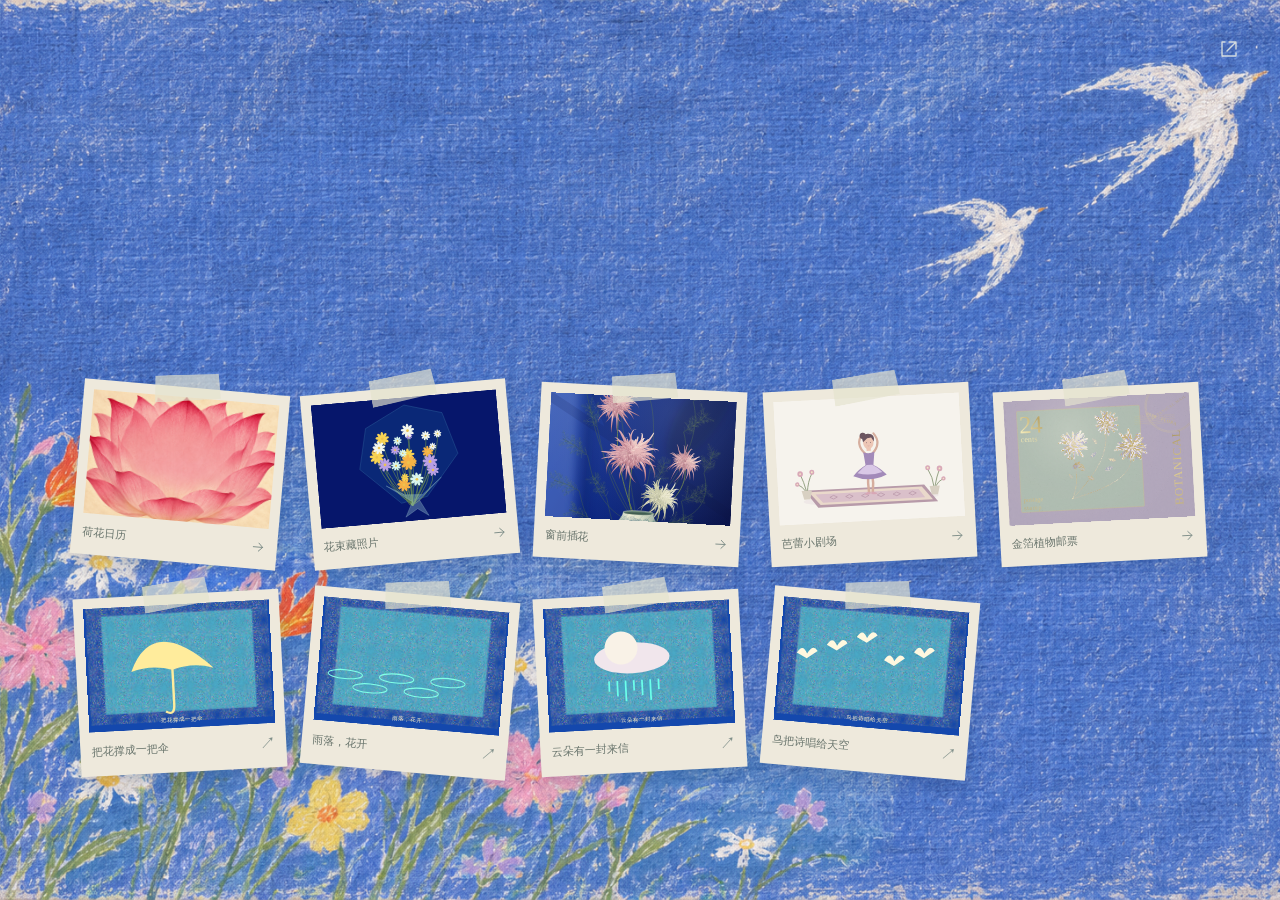
<file: index.html>
<!doctype html>
<html lang="zh-CN">
<head>
  <meta charset="utf-8">
  <meta name="viewport" content="width=device-width, initial-scale=1">
  <meta name="theme-color" content="#6590c4">
  <meta name="description" content="灵感小作，一些可以动手玩的网页创作。">
  <title>灵感小作 · Little Creations</title>
  <link rel="stylesheet" href="style.css">
</head>
<body>
  <main class="sketchbook" aria-label="灵感小作，作品合集">
    <img class="meadow" src="./assets/blue-meadow.png" alt="蓝色蜡笔画布，左下角开着彩色小花，右上角有两只白鸟" fetchpriority="high">
    <!-- 为后续手写标题保留的区域，可放入透明 PNG 或 SVG 图片。 -->
    <div class="handwriting-space" aria-hidden="true"></div>
    <a class="github" href="https://github.com/SasaFreya/little-creations" aria-label="查看 GitHub 源码仓库">
      <svg viewBox="0 0 24 24" aria-hidden="true"><path d="M8 5H5v14h14v-3M12 5h7v7M10 14l9-9"/></svg>
    </a>
    <section class="works" aria-label="作品">
      <a class="work" href="./lotus-calendar/" aria-label="打开莲 · 岁时荷花日历">
        <span class="tape" aria-hidden="true"></span>
        <img src="./lotus-calendar/assets/lotus.png" alt="粉色荷花日历作品入口">
        <span class="caption"><span class="project-label">荷花日历</span>
          <span class="open" aria-hidden="true"><svg viewBox="0 0 24 24"><path d="M5 12h14M13 6l6 6-6 6"/></svg></span>
        </span>
      </a>
      <a class="work flower-work" href="./flower-letter/" aria-label="打开花里有一封信，互动花束">
        <span class="tape" aria-hidden="true"></span>
        <img src="./flower-letter/preview.svg" alt="一束蓝色包装的彩色鲜花">
        <span class="caption"><span class="project-label">花束藏照片</span>
          <span class="open" aria-hidden="true"><svg viewBox="0 0 24 24"><path d="M5 12h14M13 6l6 6-6 6"/></svg></span>
        </span>
      </a>
      <a class="work window-work" href="./window-blooms/" aria-label="打开窗前清供，互动菊花与青花瓷瓶">
        <span class="tape" aria-hidden="true"></span>
        <img src="./window-blooms/preview.svg" alt="粉白菊花与青花瓷瓶">
        <span class="caption"><span class="project-label">窗前插花</span>
          <span class="open" aria-hidden="true"><svg viewBox="0 0 24 24"><path d="M5 12h14M13 6l6 6-6 6"/></svg></span>
        </span>
      </a>
      <a class="work ballet-work" href="./little-ballet/" aria-label="打开花间小剧场，芭蕾舞蹈与小课堂">
        <span class="tape" aria-hidden="true"></span>
        <img src="./little-ballet/preview.svg" alt="紫裙女孩在花毯上跳芭蕾">
        <span class="caption"><span class="project-label">芭蕾小剧场</span>
          <span class="open" aria-hidden="true"><svg viewBox="0 0 24 24"><path d="M5 12h14M13 6l6 6-6 6"/></svg></span>
        </span>
      </a>
      <a class="work stamp-work" href="./botanical-post/" aria-label="打开鎏金花邮，互动金箔植物邮票">
        <span class="tape" aria-hidden="true"></span>
        <img src="./botanical-post/preview.svg" alt="雾紫色的金箔植物邮票">
        <span class="caption"><span class="project-label">金箔植物邮票</span>
          <span class="open" aria-hidden="true"><svg viewBox="0 0 24 24"><path d="M5 12h14M13 6l6 6-6 6"/></svg></span>
        </span>
      </a>
      <a class="work pastel-work" href="./flower-umbrella/" aria-label="打开把花撑成一把伞">
        <span class="tape" aria-hidden="true"></span>
        <img src="./flower-umbrella/preview.svg" alt="把花撑成一把伞的蓝色插画">
        <span class="caption"><span class="project-label">把花撑成一把伞</span><span class="open" aria-hidden="true">↗</span></span>
      </a>
      <a class="work pastel-work" href="./rain-blooms/" aria-label="打开雨落，花开">
        <span class="tape" aria-hidden="true"></span>
        <img src="./rain-blooms/preview.svg" alt="雨落，花开的蓝色插画">
        <span class="caption"><span class="project-label">雨落，花开</span><span class="open" aria-hidden="true">↗</span></span>
      </a>
      <a class="work pastel-work" href="./cloud-letter/" aria-label="打开云朵有一封来信">
        <span class="tape" aria-hidden="true"></span>
        <img src="./cloud-letter/preview.svg" alt="云朵有一封来信的蓝色插画">
        <span class="caption"><span class="project-label">云朵有一封来信</span><span class="open" aria-hidden="true">↗</span></span>
      </a>
      <a class="work pastel-work" href="./bird-poem/" aria-label="打开鸟把诗唱给天空">
        <span class="tape" aria-hidden="true"></span>
        <img src="./bird-poem/preview.svg" alt="鸟把诗唱给天空的蓝色插画">
        <span class="caption"><span class="project-label">鸟把诗唱给天空</span><span class="open" aria-hidden="true">↗</span></span>
      </a>
    </section>
  </main>
</body>
</html>
</file>
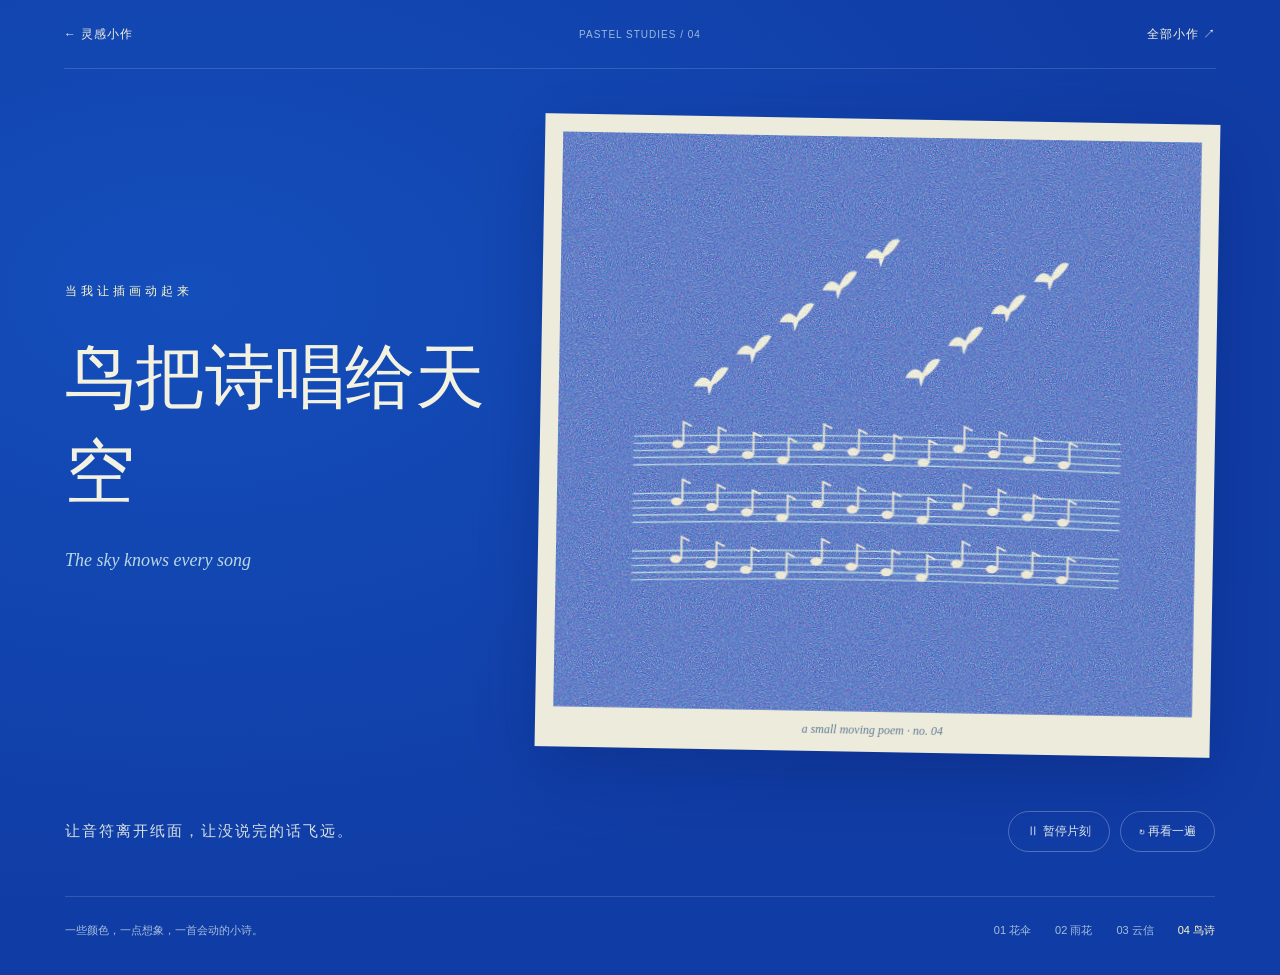
<file: bird-poem/index.html>
<!doctype html>
<html lang="zh-CN"><head><meta charset="utf-8"><meta name="viewport" content="width=device-width,initial-scale=1"><meta name="theme-color" content="#103ca5"><title>鸟把诗唱给天空 · 灵感小作</title><link rel="stylesheet" href="../pastel/style.css"><script src="../pastel/app.js" defer></script></head><body style="margin:0"><div class="pp-page " style="--accent:#fff8c8"><header><a href="../">← 灵感小作</a><span>PASTEL STUDIES / 0<!-- -->4</span><a href="../">全部小作 ↗</a></header><main><div class="pp-intro"><span class="pp-eyebrow">当我让插画动起来</span><h1>鸟把诗唱给天空</h1><p>The sky knows every song</p></div><div class="pp-art" style="transform:perspective(1200px) rotateX(0deg) rotateY(0deg)"><svg viewBox="0 0 800 720" role="img" aria-label="鸟把诗唱给天空"><defs><filter id="chalk"><feTurbulence type="fractalNoise" baseFrequency=".65" numOctaves="3" seed="12" result="noise"></feTurbulence><feDisplacementMap in="SourceGraphic" in2="noise" scale="2.8"></feDisplacementMap><feComposite in="noise" in2="SourceGraphic" operator="in" result="grain"></feComposite><feBlend in="SourceGraphic" in2="grain" mode="soft-light"></feBlend></filter><radialGradient id="wash"><stop stop-color="#65cbdc"></stop><stop offset="1" stop-color="#438acc"></stop></radialGradient></defs><rect width="800" height="720" fill="#1160cc" filter="url(#chalk)"></rect><g filter="url(#chalk)"><g><path d="M95 380 Q400 370 705 380" fill="none" stroke="#b3e0ed" stroke-width="1.4"></path><path d="M95 389 Q400 379 705 389" fill="none" stroke="#b3e0ed" stroke-width="1.4"></path><path d="M95 398 Q400 388 705 398" fill="none" stroke="#b3e0ed" stroke-width="1.4"></path><path d="M95 407 Q400 397 705 407" fill="none" stroke="#b3e0ed" stroke-width="1.4"></path><path d="M95 416 Q400 406 705 416" fill="none" stroke="#b3e0ed" stroke-width="1.4"></path><g class="pp-note" style="--i:0"><ellipse cx="150" cy="389" rx="7" ry="5" fill="#fff9df"></ellipse><path d="M157 389 v-28 l10 5" fill="none" stroke="#fff9df" stroke-width="2"></path></g><g class="pp-note" style="--i:1"><ellipse cx="194" cy="395" rx="7" ry="5" fill="#fff9df"></ellipse><path d="M201 395 v-28 l10 5" fill="none" stroke="#fff9df" stroke-width="2"></path></g><g class="pp-note" style="--i:2"><ellipse cx="238" cy="401" rx="7" ry="5" fill="#fff9df"></ellipse><path d="M245 401 v-28 l10 5" fill="none" stroke="#fff9df" stroke-width="2"></path></g><g class="pp-note" style="--i:3"><ellipse cx="282" cy="407" rx="7" ry="5" fill="#fff9df"></ellipse><path d="M289 407 v-28 l10 5" fill="none" stroke="#fff9df" stroke-width="2"></path></g><g class="pp-note" style="--i:4"><ellipse cx="326" cy="389" rx="7" ry="5" fill="#fff9df"></ellipse><path d="M333 389 v-28 l10 5" fill="none" stroke="#fff9df" stroke-width="2"></path></g><g class="pp-note" style="--i:5"><ellipse cx="370" cy="395" rx="7" ry="5" fill="#fff9df"></ellipse><path d="M377 395 v-28 l10 5" fill="none" stroke="#fff9df" stroke-width="2"></path></g><g class="pp-note" style="--i:6"><ellipse cx="414" cy="401" rx="7" ry="5" fill="#fff9df"></ellipse><path d="M421 401 v-28 l10 5" fill="none" stroke="#fff9df" stroke-width="2"></path></g><g class="pp-note" style="--i:7"><ellipse cx="458" cy="407" rx="7" ry="5" fill="#fff9df"></ellipse><path d="M465 407 v-28 l10 5" fill="none" stroke="#fff9df" stroke-width="2"></path></g><g class="pp-note" style="--i:8"><ellipse cx="502" cy="389" rx="7" ry="5" fill="#fff9df"></ellipse><path d="M509 389 v-28 l10 5" fill="none" stroke="#fff9df" stroke-width="2"></path></g><g class="pp-note" style="--i:9"><ellipse cx="546" cy="395" rx="7" ry="5" fill="#fff9df"></ellipse><path d="M553 395 v-28 l10 5" fill="none" stroke="#fff9df" stroke-width="2"></path></g><g class="pp-note" style="--i:10"><ellipse cx="590" cy="401" rx="7" ry="5" fill="#fff9df"></ellipse><path d="M597 401 v-28 l10 5" fill="none" stroke="#fff9df" stroke-width="2"></path></g><g class="pp-note" style="--i:11"><ellipse cx="634" cy="407" rx="7" ry="5" fill="#fff9df"></ellipse><path d="M641 407 v-28 l10 5" fill="none" stroke="#fff9df" stroke-width="2"></path></g></g><g><path d="M95 452 Q400 442 705 452" fill="none" stroke="#b3e0ed" stroke-width="1.4"></path><path d="M95 461 Q400 451 705 461" fill="none" stroke="#b3e0ed" stroke-width="1.4"></path><path d="M95 470 Q400 460 705 470" fill="none" stroke="#b3e0ed" stroke-width="1.4"></path><path d="M95 479 Q400 469 705 479" fill="none" stroke="#b3e0ed" stroke-width="1.4"></path><path d="M95 488 Q400 478 705 488" fill="none" stroke="#b3e0ed" stroke-width="1.4"></path><g class="pp-note" style="--i:4"><ellipse cx="150" cy="461" rx="7" ry="5" fill="#fff9df"></ellipse><path d="M157 461 v-28 l10 5" fill="none" stroke="#fff9df" stroke-width="2"></path></g><g class="pp-note" style="--i:5"><ellipse cx="194" cy="467" rx="7" ry="5" fill="#fff9df"></ellipse><path d="M201 467 v-28 l10 5" fill="none" stroke="#fff9df" stroke-width="2"></path></g><g class="pp-note" style="--i:6"><ellipse cx="238" cy="473" rx="7" ry="5" fill="#fff9df"></ellipse><path d="M245 473 v-28 l10 5" fill="none" stroke="#fff9df" stroke-width="2"></path></g><g class="pp-note" style="--i:7"><ellipse cx="282" cy="479" rx="7" ry="5" fill="#fff9df"></ellipse><path d="M289 479 v-28 l10 5" fill="none" stroke="#fff9df" stroke-width="2"></path></g><g class="pp-note" style="--i:8"><ellipse cx="326" cy="461" rx="7" ry="5" fill="#fff9df"></ellipse><path d="M333 461 v-28 l10 5" fill="none" stroke="#fff9df" stroke-width="2"></path></g><g class="pp-note" style="--i:9"><ellipse cx="370" cy="467" rx="7" ry="5" fill="#fff9df"></ellipse><path d="M377 467 v-28 l10 5" fill="none" stroke="#fff9df" stroke-width="2"></path></g><g class="pp-note" style="--i:10"><ellipse cx="414" cy="473" rx="7" ry="5" fill="#fff9df"></ellipse><path d="M421 473 v-28 l10 5" fill="none" stroke="#fff9df" stroke-width="2"></path></g><g class="pp-note" style="--i:11"><ellipse cx="458" cy="479" rx="7" ry="5" fill="#fff9df"></ellipse><path d="M465 479 v-28 l10 5" fill="none" stroke="#fff9df" stroke-width="2"></path></g><g class="pp-note" style="--i:12"><ellipse cx="502" cy="461" rx="7" ry="5" fill="#fff9df"></ellipse><path d="M509 461 v-28 l10 5" fill="none" stroke="#fff9df" stroke-width="2"></path></g><g class="pp-note" style="--i:13"><ellipse cx="546" cy="467" rx="7" ry="5" fill="#fff9df"></ellipse><path d="M553 467 v-28 l10 5" fill="none" stroke="#fff9df" stroke-width="2"></path></g><g class="pp-note" style="--i:14"><ellipse cx="590" cy="473" rx="7" ry="5" fill="#fff9df"></ellipse><path d="M597 473 v-28 l10 5" fill="none" stroke="#fff9df" stroke-width="2"></path></g><g class="pp-note" style="--i:15"><ellipse cx="634" cy="479" rx="7" ry="5" fill="#fff9df"></ellipse><path d="M641 479 v-28 l10 5" fill="none" stroke="#fff9df" stroke-width="2"></path></g></g><g><path d="M95 524 Q400 514 705 524" fill="none" stroke="#b3e0ed" stroke-width="1.4"></path><path d="M95 533 Q400 523 705 533" fill="none" stroke="#b3e0ed" stroke-width="1.4"></path><path d="M95 542 Q400 532 705 542" fill="none" stroke="#b3e0ed" stroke-width="1.4"></path><path d="M95 551 Q400 541 705 551" fill="none" stroke="#b3e0ed" stroke-width="1.4"></path><path d="M95 560 Q400 550 705 560" fill="none" stroke="#b3e0ed" stroke-width="1.4"></path><g class="pp-note" style="--i:8"><ellipse cx="150" cy="533" rx="7" ry="5" fill="#fff9df"></ellipse><path d="M157 533 v-28 l10 5" fill="none" stroke="#fff9df" stroke-width="2"></path></g><g class="pp-note" style="--i:9"><ellipse cx="194" cy="539" rx="7" ry="5" fill="#fff9df"></ellipse><path d="M201 539 v-28 l10 5" fill="none" stroke="#fff9df" stroke-width="2"></path></g><g class="pp-note" style="--i:10"><ellipse cx="238" cy="545" rx="7" ry="5" fill="#fff9df"></ellipse><path d="M245 545 v-28 l10 5" fill="none" stroke="#fff9df" stroke-width="2"></path></g><g class="pp-note" style="--i:11"><ellipse cx="282" cy="551" rx="7" ry="5" fill="#fff9df"></ellipse><path d="M289 551 v-28 l10 5" fill="none" stroke="#fff9df" stroke-width="2"></path></g><g class="pp-note" style="--i:12"><ellipse cx="326" cy="533" rx="7" ry="5" fill="#fff9df"></ellipse><path d="M333 533 v-28 l10 5" fill="none" stroke="#fff9df" stroke-width="2"></path></g><g class="pp-note" style="--i:13"><ellipse cx="370" cy="539" rx="7" ry="5" fill="#fff9df"></ellipse><path d="M377 539 v-28 l10 5" fill="none" stroke="#fff9df" stroke-width="2"></path></g><g class="pp-note" style="--i:14"><ellipse cx="414" cy="545" rx="7" ry="5" fill="#fff9df"></ellipse><path d="M421 545 v-28 l10 5" fill="none" stroke="#fff9df" stroke-width="2"></path></g><g class="pp-note" style="--i:15"><ellipse cx="458" cy="551" rx="7" ry="5" fill="#fff9df"></ellipse><path d="M465 551 v-28 l10 5" fill="none" stroke="#fff9df" stroke-width="2"></path></g><g class="pp-note" style="--i:16"><ellipse cx="502" cy="533" rx="7" ry="5" fill="#fff9df"></ellipse><path d="M509 533 v-28 l10 5" fill="none" stroke="#fff9df" stroke-width="2"></path></g><g class="pp-note" style="--i:17"><ellipse cx="546" cy="539" rx="7" ry="5" fill="#fff9df"></ellipse><path d="M553 539 v-28 l10 5" fill="none" stroke="#fff9df" stroke-width="2"></path></g><g class="pp-note" style="--i:18"><ellipse cx="590" cy="545" rx="7" ry="5" fill="#fff9df"></ellipse><path d="M597 545 v-28 l10 5" fill="none" stroke="#fff9df" stroke-width="2"></path></g><g class="pp-note" style="--i:19"><ellipse cx="634" cy="551" rx="7" ry="5" fill="#fff9df"></ellipse><path d="M641 551 v-28 l10 5" fill="none" stroke="#fff9df" stroke-width="2"></path></g></g><g transform="translate(190 310)"><path class="pp-bird" style="--i:0" d="M-21 6 Q-12-12 0 0 Q10-23 22-17 Q14-2 3 4 L-2 17 -4 6Z" fill="#fffee5"></path></g><g transform="translate(243 269)"><path class="pp-bird" style="--i:1" d="M-21 6 Q-12-12 0 0 Q10-23 22-17 Q14-2 3 4 L-2 17 -4 6Z" fill="#fffee5"></path></g><g transform="translate(296 228)"><path class="pp-bird" style="--i:2" d="M-21 6 Q-12-12 0 0 Q10-23 22-17 Q14-2 3 4 L-2 17 -4 6Z" fill="#fffee5"></path></g><g transform="translate(349 187)"><path class="pp-bird" style="--i:3" d="M-21 6 Q-12-12 0 0 Q10-23 22-17 Q14-2 3 4 L-2 17 -4 6Z" fill="#fffee5"></path></g><g transform="translate(402 146)"><path class="pp-bird" style="--i:4" d="M-21 6 Q-12-12 0 0 Q10-23 22-17 Q14-2 3 4 L-2 17 -4 6Z" fill="#fffee5"></path></g><g transform="translate(455 295)"><path class="pp-bird" style="--i:5" d="M-21 6 Q-12-12 0 0 Q10-23 22-17 Q14-2 3 4 L-2 17 -4 6Z" fill="#fffee5"></path></g><g transform="translate(508 254)"><path class="pp-bird" style="--i:6" d="M-21 6 Q-12-12 0 0 Q10-23 22-17 Q14-2 3 4 L-2 17 -4 6Z" fill="#fffee5"></path></g><g transform="translate(561 213)"><path class="pp-bird" style="--i:7" d="M-21 6 Q-12-12 0 0 Q10-23 22-17 Q14-2 3 4 L-2 17 -4 6Z" fill="#fffee5"></path></g><g transform="translate(614 172)"><path class="pp-bird" style="--i:8" d="M-21 6 Q-12-12 0 0 Q10-23 22-17 Q14-2 3 4 L-2 17 -4 6Z" fill="#fffee5"></path></g></g></svg><span class="pp-paper">a small moving poem · no. 0<!-- -->4</span></div><div class="pp-caption"><p>让音符离开纸面，让没说完的话飞远。</p><div><button id="pause" aria-pressed="false">Ⅱ 暂停片刻</button><button id="replay">↻ 再看一遍</button></div></div></main><footer><span>一些颜色，一点想象，一首会动的小诗。</span><nav aria-label="切换插画"><a href="../flower-umbrella/">0<!-- -->1<!-- --> <!-- -->花伞</a><a href="../rain-blooms/">0<!-- -->2<!-- --> <!-- -->雨花</a><a href="../cloud-letter/">0<!-- -->3<!-- --> <!-- -->云信</a><a aria-current="page" href="../bird-poem/">0<!-- -->4<!-- --> <!-- -->鸟诗</a></nav></footer></div></body></html>
</file>
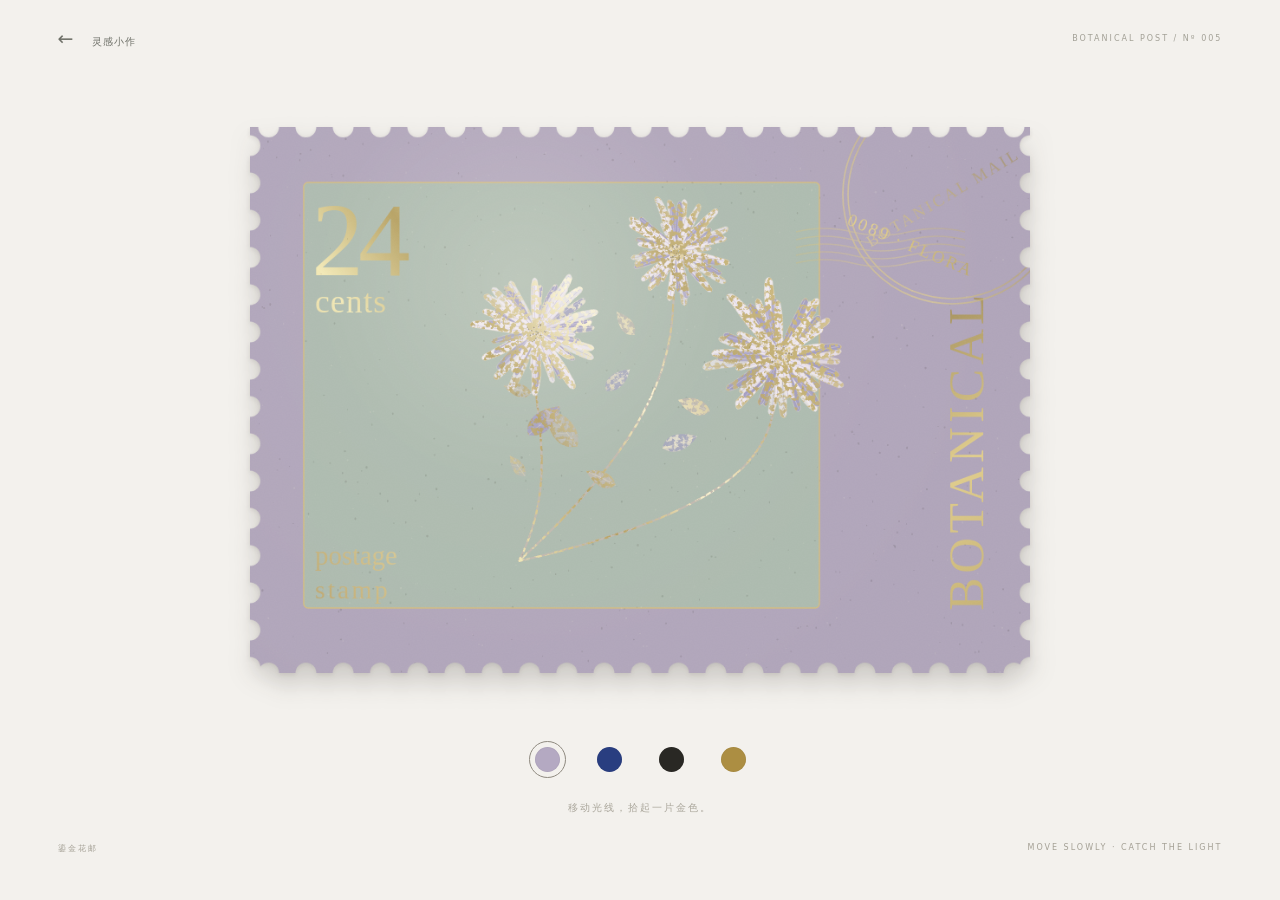
<file: botanical-post/index.html>
<!doctype html>
<html lang="zh-CN">
<head>
  <meta charset="utf-8">
  <meta name="viewport" content="width=device-width, initial-scale=1">
  <meta name="theme-color" content="#f3f1ed">
  <meta name="description" content="一枚会随手势泛起金光的植物邮票。">
  <title>鎏金花邮 · 灵感小作</title>
  <link rel="stylesheet" href="style.css">
</head>
<body>
  <header>
    <a href="../" aria-label="返回灵感小作">← <span>灵感小作</span></a>
    <span class="edition">BOTANICAL POST / Nº 005</span>
  </header>
  <main>
    <div class="gallery" id="gallery">
      <div class="stamp" id="stamp" tabindex="0" aria-label="互动植物邮票，移动鼠标或手指查看金箔反光，也可按方向键调整角度">
        <svg id="artwork" xmlns="http://www.w3.org/2000/svg" viewBox="0 0 900 630" role="img" aria-label="浅紫色金箔植物邮票"></svg>
      </div>
    </div>
    <fieldset class="palette" aria-label="选择邮票款式">
      <legend class="sr-only">邮票款式</legend>
      <label class="swatch" style="--color:#b4a9c2"><input type="radio" name="variant" value="lilac" checked aria-label="雾紫，24 cents"><span></span></label>
      <label class="swatch" style="--color:#293e80"><input type="radio" name="variant" value="indigo" aria-label="靛蓝，36 cents"><span></span></label>
      <label class="swatch" style="--color:#292824"><input type="radio" name="variant" value="charcoal" aria-label="墨黑，50 cents"><span></span></label>
      <label class="swatch" style="--color:#ac8e42"><input type="radio" name="variant" value="ochre" aria-label="赭金，80 cents"><span></span></label>
    </fieldset>
    <p class="hint" id="hint" aria-live="polite">移动光线，拾起一片金色。</p>
  </main>
  <footer><span>鎏金花邮</span><span>MOVE SLOWLY · CATCH THE LIGHT</span></footer>
  <script src="app.js"></script>
</body>
</html>
</file>
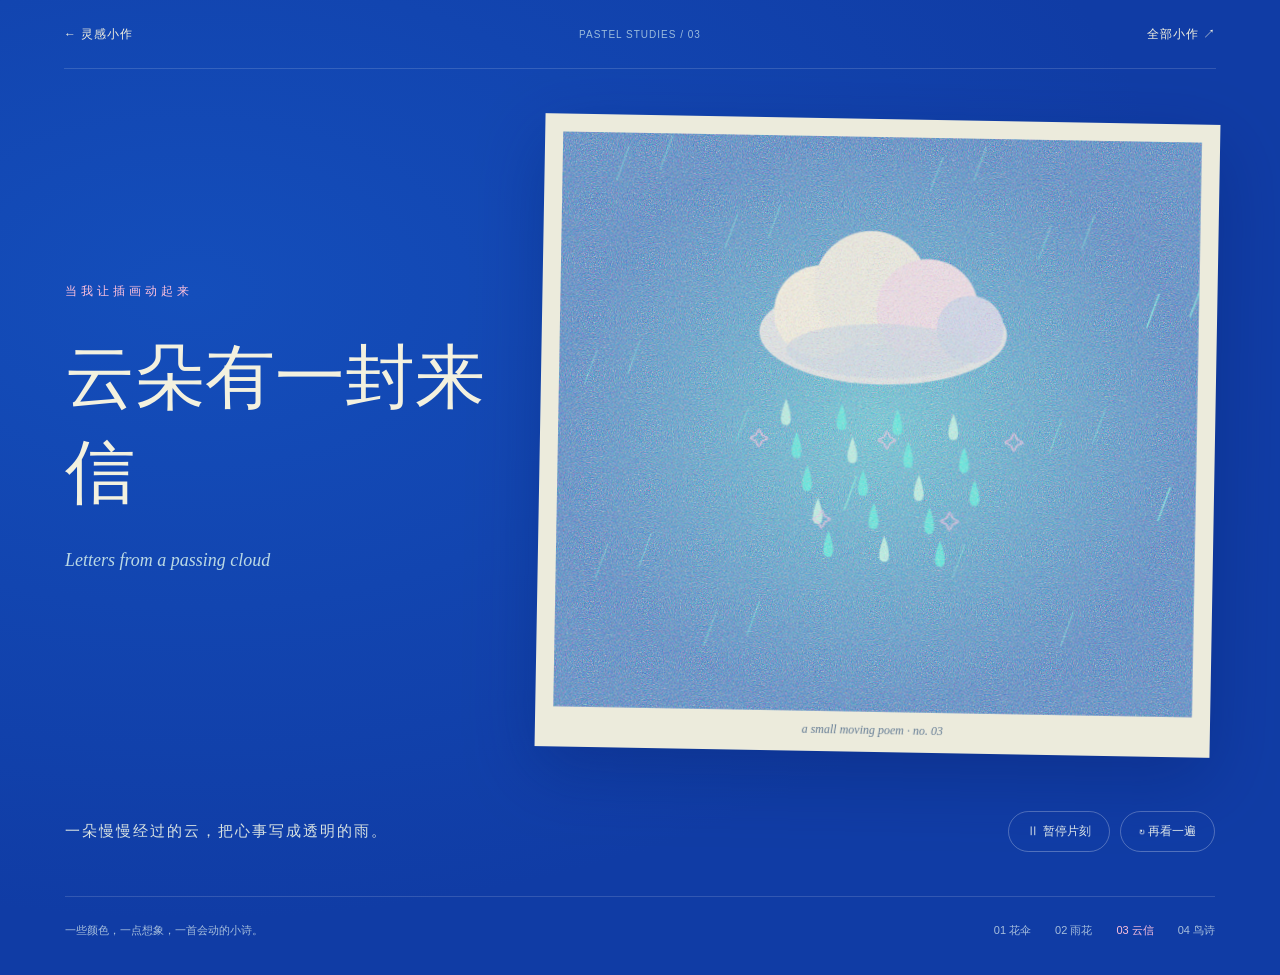
<file: cloud-letter/index.html>
<!doctype html>
<html lang="zh-CN"><head><meta charset="utf-8"><meta name="viewport" content="width=device-width,initial-scale=1"><meta name="theme-color" content="#103ca5"><title>云朵有一封来信 · 灵感小作</title><link rel="stylesheet" href="../pastel/style.css"><script src="../pastel/app.js" defer></script></head><body style="margin:0"><div class="pp-page " style="--accent:#ffc1dd"><header><a href="../">← 灵感小作</a><span>PASTEL STUDIES / 0<!-- -->3</span><a href="../">全部小作 ↗</a></header><main><div class="pp-intro"><span class="pp-eyebrow">当我让插画动起来</span><h1>云朵有一封来信</h1><p>Letters from a passing cloud</p></div><div class="pp-art" style="transform:perspective(1200px) rotateX(0deg) rotateY(0deg)"><svg viewBox="0 0 800 720" role="img" aria-label="云朵有一封来信"><defs><filter id="chalk"><feTurbulence type="fractalNoise" baseFrequency=".65" numOctaves="3" seed="12" result="noise"></feTurbulence><feDisplacementMap in="SourceGraphic" in2="noise" scale="2.8"></feDisplacementMap><feComposite in="noise" in2="SourceGraphic" operator="in" result="grain"></feComposite><feBlend in="SourceGraphic" in2="grain" mode="soft-light"></feBlend></filter><radialGradient id="wash"><stop stop-color="#65cbdc"></stop><stop offset="1" stop-color="#438acc"></stop></radialGradient></defs><rect width="800" height="720" fill="url(#wash)" filter="url(#chalk)"></rect><g class="pp-rain" filter="url(#chalk)"><path class="pp-drop" style="--i:0" d="M0 -80 l-15 43" stroke="#75f9ed" stroke-width="2" opacity=".65"></path><path class="pp-drop" style="--i:1" d="M137 3 l-15 43" stroke="#75f9ed" stroke-width="1" opacity=".65"></path><path class="pp-drop" style="--i:2" d="M274 86 l-15 43" stroke="#75f9ed" stroke-width="1" opacity=".65"></path><path class="pp-drop" style="--i:3" d="M411 169 l-15 43" stroke="#75f9ed" stroke-width="2" opacity=".65"></path><path class="pp-drop" style="--i:4" d="M548 252 l-15 43" stroke="#75f9ed" stroke-width="1" opacity=".65"></path><path class="pp-drop" style="--i:5" d="M685 335 l-15 43" stroke="#75f9ed" stroke-width="1" opacity=".65"></path><path class="pp-drop" style="--i:6" d="M822 418 l-15 43" stroke="#75f9ed" stroke-width="2" opacity=".65"></path><path class="pp-drop" style="--i:7" d="M119 501 l-15 43" stroke="#75f9ed" stroke-width="1" opacity=".65"></path><path class="pp-drop" style="--i:8" d="M256 584 l-15 43" stroke="#75f9ed" stroke-width="1" opacity=".65"></path><path class="pp-drop" style="--i:9" d="M393 -73 l-15 43" stroke="#75f9ed" stroke-width="2" opacity=".65"></path><path class="pp-drop" style="--i:10" d="M530 10 l-15 43" stroke="#75f9ed" stroke-width="1" opacity=".65"></path><path class="pp-drop" style="--i:11" d="M667 93 l-15 43" stroke="#75f9ed" stroke-width="1" opacity=".65"></path><path class="pp-drop" style="--i:12" d="M804 176 l-15 43" stroke="#75f9ed" stroke-width="2" opacity=".65"></path><path class="pp-drop" style="--i:13" d="M101 259 l-15 43" stroke="#75f9ed" stroke-width="1" opacity=".65"></path><path class="pp-drop" style="--i:14" d="M238 342 l-15 43" stroke="#75f9ed" stroke-width="1" opacity=".65"></path><path class="pp-drop" style="--i:15" d="M375 425 l-15 43" stroke="#75f9ed" stroke-width="2" opacity=".65"></path><path class="pp-drop" style="--i:16" d="M512 508 l-15 43" stroke="#75f9ed" stroke-width="1" opacity=".65"></path><path class="pp-drop" style="--i:17" d="M649 591 l-15 43" stroke="#75f9ed" stroke-width="1" opacity=".65"></path><path class="pp-drop" style="--i:18" d="M786 -66 l-15 43" stroke="#75f9ed" stroke-width="2" opacity=".65"></path><path class="pp-drop" style="--i:19" d="M83 17 l-15 43" stroke="#75f9ed" stroke-width="1" opacity=".65"></path><path class="pp-drop" style="--i:20" d="M220 100 l-15 43" stroke="#75f9ed" stroke-width="1" opacity=".65"></path><path class="pp-drop" style="--i:21" d="M357 183 l-15 43" stroke="#75f9ed" stroke-width="2" opacity=".65"></path><path class="pp-drop" style="--i:22" d="M494 266 l-15 43" stroke="#75f9ed" stroke-width="1" opacity=".65"></path><path class="pp-drop" style="--i:23" d="M631 349 l-15 43" stroke="#75f9ed" stroke-width="1" opacity=".65"></path><path class="pp-drop" style="--i:24" d="M768 432 l-15 43" stroke="#75f9ed" stroke-width="2" opacity=".65"></path><path class="pp-drop" style="--i:25" d="M65 515 l-15 43" stroke="#75f9ed" stroke-width="1" opacity=".65"></path><path class="pp-drop" style="--i:26" d="M202 598 l-15 43" stroke="#75f9ed" stroke-width="1" opacity=".65"></path><path class="pp-drop" style="--i:27" d="M339 -59 l-15 43" stroke="#75f9ed" stroke-width="2" opacity=".65"></path><path class="pp-drop" style="--i:28" d="M476 24 l-15 43" stroke="#75f9ed" stroke-width="1" opacity=".65"></path><path class="pp-drop" style="--i:29" d="M613 107 l-15 43" stroke="#75f9ed" stroke-width="1" opacity=".65"></path><path class="pp-drop" style="--i:30" d="M750 190 l-15 43" stroke="#75f9ed" stroke-width="2" opacity=".65"></path><path class="pp-drop" style="--i:31" d="M47 273 l-15 43" stroke="#75f9ed" stroke-width="1" opacity=".65"></path></g><g filter="url(#chalk)"><g class="pp-cloud"><ellipse cx="405" cy="246" rx="155" ry="64" fill="#e8eced"></ellipse><circle cx="326" cy="220" r="58" fill="#fcf7e8"></circle><circle cx="389" cy="190" r="72" fill="#f5f3e8"></circle><circle cx="460" cy="216" r="64" fill="#f7e5ee"></circle><circle cx="514" cy="239" r="42" fill="#d7ddf1"></circle><ellipse cx="404" cy="268" rx="120" ry="34" fill="#d0dfed" opacity=".65"></ellipse></g><g class="pp-tear" style="--i:0"><path d="M285 330 q-12 32 0 33 q12 0 0-33" fill="#bff8eb"></path></g><g class="pp-tear" style="--i:1"><path d="M299 371 q-12 32 0 33 q12 0 0-33" fill="#51efe5"></path></g><g class="pp-tear" style="--i:2"><path d="M313 412 q-12 32 0 33 q12 0 0-33" fill="#51efe5"></path></g><g class="pp-tear" style="--i:3"><path d="M327 453 q-12 32 0 33 q12 0 0-33" fill="#bff8eb"></path></g><g class="pp-tear" style="--i:4"><path d="M341 494 q-12 32 0 33 q12 0 0-33" fill="#51efe5"></path></g><g class="pp-tear" style="--i:5"><path d="M355 335 q-12 32 0 33 q12 0 0-33" fill="#51efe5"></path></g><g class="pp-tear" style="--i:6"><path d="M369 376 q-12 32 0 33 q12 0 0-33" fill="#bff8eb"></path></g><g class="pp-tear" style="--i:7"><path d="M383 417 q-12 32 0 33 q12 0 0-33" fill="#51efe5"></path></g><g class="pp-tear" style="--i:8"><path d="M397 458 q-12 32 0 33 q12 0 0-33" fill="#51efe5"></path></g><g class="pp-tear" style="--i:9"><path d="M411 499 q-12 32 0 33 q12 0 0-33" fill="#bff8eb"></path></g><g class="pp-tear" style="--i:10"><path d="M425 340 q-12 32 0 33 q12 0 0-33" fill="#51efe5"></path></g><g class="pp-tear" style="--i:11"><path d="M439 381 q-12 32 0 33 q12 0 0-33" fill="#51efe5"></path></g><g class="pp-tear" style="--i:12"><path d="M453 422 q-12 32 0 33 q12 0 0-33" fill="#bff8eb"></path></g><g class="pp-tear" style="--i:13"><path d="M467 463 q-12 32 0 33 q12 0 0-33" fill="#51efe5"></path></g><g class="pp-tear" style="--i:14"><path d="M481 504 q-12 32 0 33 q12 0 0-33" fill="#51efe5"></path></g><g class="pp-tear" style="--i:15"><path d="M495 345 q-12 32 0 33 q12 0 0-33" fill="#bff8eb"></path></g><g class="pp-tear" style="--i:16"><path d="M509 386 q-12 32 0 33 q12 0 0-33" fill="#51efe5"></path></g><g class="pp-tear" style="--i:17"><path d="M523 427 q-12 32 0 33 q12 0 0-33" fill="#51efe5"></path></g><text class="pp-spark" x="240" y="390" fill="#ffcaec" font-size="25" style="--i:0">✧</text><text class="pp-spark" x="320" y="490" fill="#ffcaec" font-size="25" style="--i:1">✧</text><text class="pp-spark" x="400" y="390" fill="#ffcaec" font-size="25" style="--i:2">✧</text><text class="pp-spark" x="480" y="490" fill="#ffcaec" font-size="25" style="--i:3">✧</text><text class="pp-spark" x="560" y="390" fill="#ffcaec" font-size="25" style="--i:4">✧</text></g></svg><span class="pp-paper">a small moving poem · no. 0<!-- -->3</span></div><div class="pp-caption"><p>一朵慢慢经过的云，把心事写成透明的雨。</p><div><button id="pause" aria-pressed="false">Ⅱ 暂停片刻</button><button id="replay">↻ 再看一遍</button></div></div></main><footer><span>一些颜色，一点想象，一首会动的小诗。</span><nav aria-label="切换插画"><a href="../flower-umbrella/">0<!-- -->1<!-- --> <!-- -->花伞</a><a href="../rain-blooms/">0<!-- -->2<!-- --> <!-- -->雨花</a><a aria-current="page" href="../cloud-letter/">0<!-- -->3<!-- --> <!-- -->云信</a><a href="../bird-poem/">0<!-- -->4<!-- --> <!-- -->鸟诗</a></nav></footer></div></body></html>
</file>
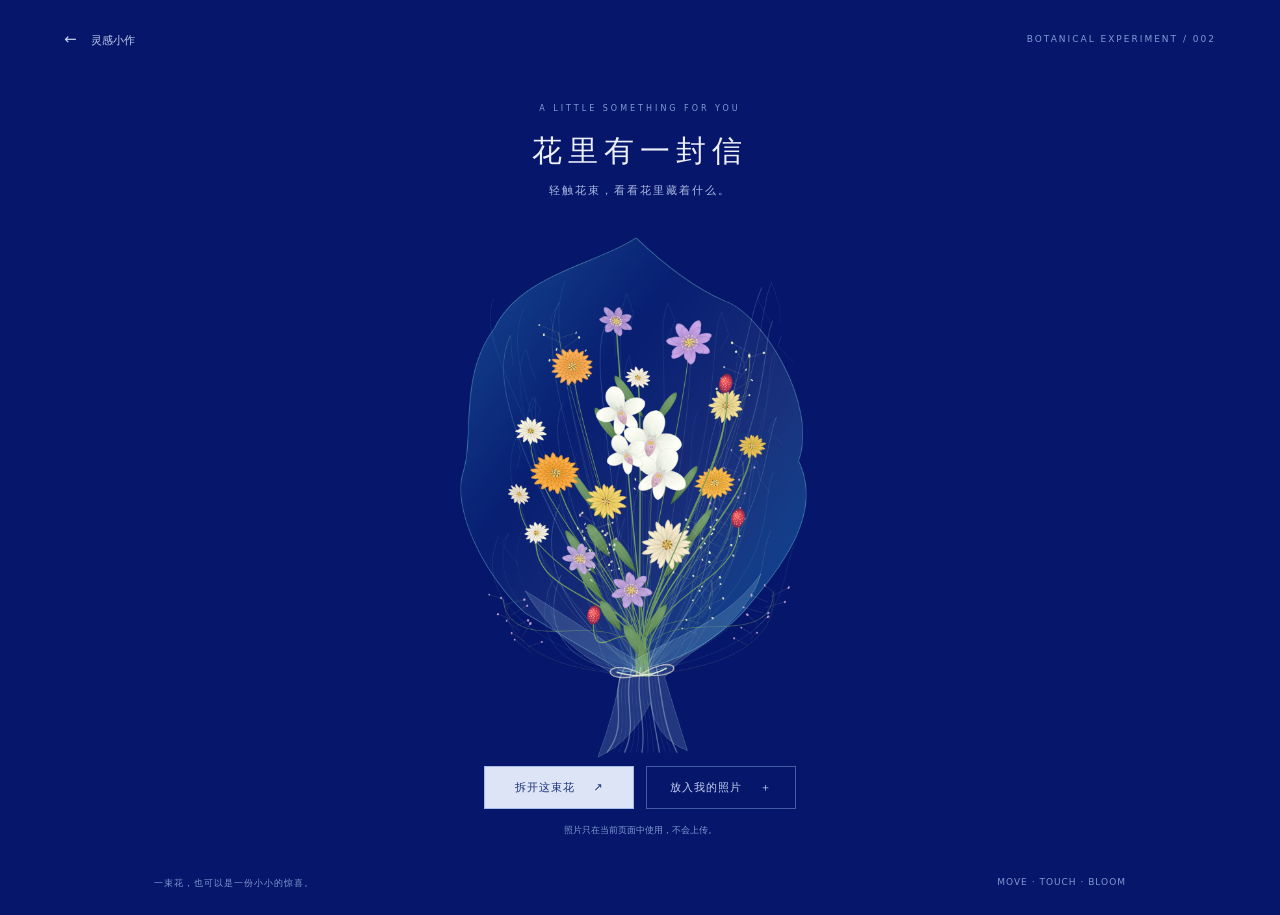
<file: flower-letter/index.html>
<!doctype html><html lang="zh-CN"><head><meta charset="utf-8"><meta name="viewport" content="width=device-width,initial-scale=1"><meta name="theme-color" content="#06166b"><title>花里有一封信 · 灵感小作</title><link rel="stylesheet" href="style.css"></head><body><header><a href="../" aria-label="返回创意合集">← <span>灵感小作</span></a><span class="edition">BOTANICAL EXPERIMENT / 002</span></header><main><div class="intro"><span class="kicker">A LITTLE SOMETHING FOR YOU</span><h1>花里有一封信</h1><p id="hint" aria-live="polite">轻触花束，看看花里藏着什么。</p></div><div class="stage"><canvas id="scene" width="800" height="900" role="button" tabindex="0" aria-label="展开花束，显示图片" aria-pressed="false"></canvas></div><div class="controls"><button id="toggle">拆开这束花 <span>↗</span></button><button class="upload" id="choose" type="button">放入我的照片 <span>＋</span></button><input id="photo" type="file" accept="image/*" hidden></div><p class="privacy" id="status" role="status">照片只在当前页面中使用，不会上传。</p></main><footer><span>一束花，也可以是一份小小的惊喜。</span><span>MOVE · TOUCH · BLOOM</span></footer><script src="app.js"></script></body></html>
</file>
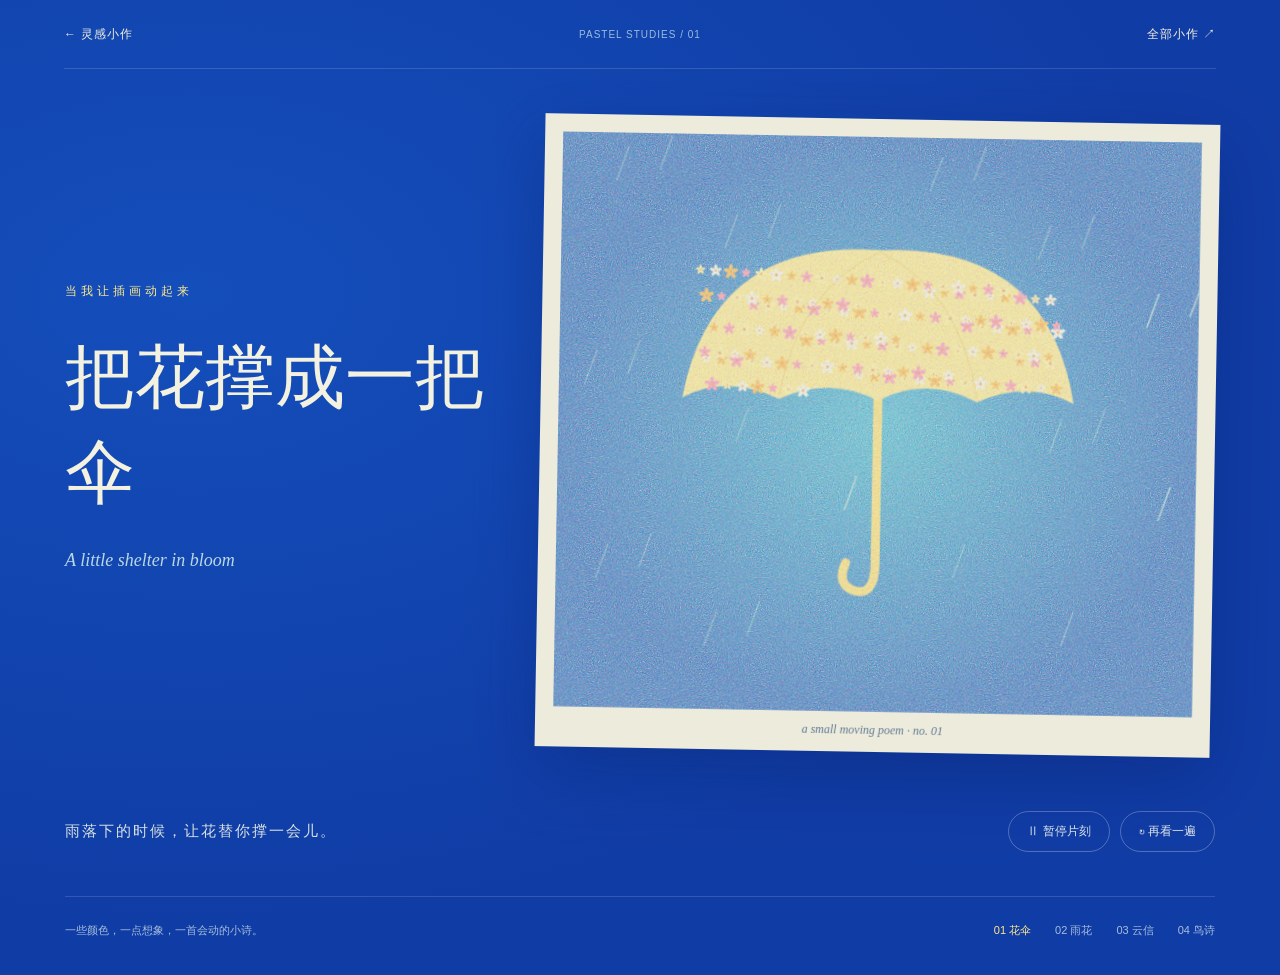
<file: flower-umbrella/index.html>
<!doctype html>
<html lang="zh-CN"><head><meta charset="utf-8"><meta name="viewport" content="width=device-width,initial-scale=1"><meta name="theme-color" content="#103ca5"><title>把花撑成一把伞 · 灵感小作</title><link rel="stylesheet" href="../pastel/style.css"><script src="../pastel/app.js" defer></script></head><body style="margin:0"><div class="pp-page " style="--accent:#ffe98a"><header><a href="../">← 灵感小作</a><span>PASTEL STUDIES / 0<!-- -->1</span><a href="../">全部小作 ↗</a></header><main><div class="pp-intro"><span class="pp-eyebrow">当我让插画动起来</span><h1>把花撑成一把伞</h1><p>A little shelter in bloom</p></div><div class="pp-art" style="transform:perspective(1200px) rotateX(0deg) rotateY(0deg)"><svg viewBox="0 0 800 720" role="img" aria-label="把花撑成一把伞"><defs><filter id="chalk"><feTurbulence type="fractalNoise" baseFrequency=".65" numOctaves="3" seed="12" result="noise"></feTurbulence><feDisplacementMap in="SourceGraphic" in2="noise" scale="2.8"></feDisplacementMap><feComposite in="noise" in2="SourceGraphic" operator="in" result="grain"></feComposite><feBlend in="SourceGraphic" in2="grain" mode="soft-light"></feBlend></filter><radialGradient id="wash"><stop stop-color="#65cbdc"></stop><stop offset="1" stop-color="#438acc"></stop></radialGradient></defs><rect width="800" height="720" fill="url(#wash)" filter="url(#chalk)"></rect><g class="pp-rain" filter="url(#chalk)"><path class="pp-drop" style="--i:0" d="M0 -80 l-15 43" stroke="#caeee4" stroke-width="2" opacity=".65"></path><path class="pp-drop" style="--i:1" d="M137 3 l-15 43" stroke="#caeee4" stroke-width="1" opacity=".65"></path><path class="pp-drop" style="--i:2" d="M274 86 l-15 43" stroke="#caeee4" stroke-width="1" opacity=".65"></path><path class="pp-drop" style="--i:3" d="M411 169 l-15 43" stroke="#caeee4" stroke-width="2" opacity=".65"></path><path class="pp-drop" style="--i:4" d="M548 252 l-15 43" stroke="#caeee4" stroke-width="1" opacity=".65"></path><path class="pp-drop" style="--i:5" d="M685 335 l-15 43" stroke="#caeee4" stroke-width="1" opacity=".65"></path><path class="pp-drop" style="--i:6" d="M822 418 l-15 43" stroke="#caeee4" stroke-width="2" opacity=".65"></path><path class="pp-drop" style="--i:7" d="M119 501 l-15 43" stroke="#caeee4" stroke-width="1" opacity=".65"></path><path class="pp-drop" style="--i:8" d="M256 584 l-15 43" stroke="#caeee4" stroke-width="1" opacity=".65"></path><path class="pp-drop" style="--i:9" d="M393 -73 l-15 43" stroke="#caeee4" stroke-width="2" opacity=".65"></path><path class="pp-drop" style="--i:10" d="M530 10 l-15 43" stroke="#caeee4" stroke-width="1" opacity=".65"></path><path class="pp-drop" style="--i:11" d="M667 93 l-15 43" stroke="#caeee4" stroke-width="1" opacity=".65"></path><path class="pp-drop" style="--i:12" d="M804 176 l-15 43" stroke="#caeee4" stroke-width="2" opacity=".65"></path><path class="pp-drop" style="--i:13" d="M101 259 l-15 43" stroke="#caeee4" stroke-width="1" opacity=".65"></path><path class="pp-drop" style="--i:14" d="M238 342 l-15 43" stroke="#caeee4" stroke-width="1" opacity=".65"></path><path class="pp-drop" style="--i:15" d="M375 425 l-15 43" stroke="#caeee4" stroke-width="2" opacity=".65"></path><path class="pp-drop" style="--i:16" d="M512 508 l-15 43" stroke="#caeee4" stroke-width="1" opacity=".65"></path><path class="pp-drop" style="--i:17" d="M649 591 l-15 43" stroke="#caeee4" stroke-width="1" opacity=".65"></path><path class="pp-drop" style="--i:18" d="M786 -66 l-15 43" stroke="#caeee4" stroke-width="2" opacity=".65"></path><path class="pp-drop" style="--i:19" d="M83 17 l-15 43" stroke="#caeee4" stroke-width="1" opacity=".65"></path><path class="pp-drop" style="--i:20" d="M220 100 l-15 43" stroke="#caeee4" stroke-width="1" opacity=".65"></path><path class="pp-drop" style="--i:21" d="M357 183 l-15 43" stroke="#caeee4" stroke-width="2" opacity=".65"></path><path class="pp-drop" style="--i:22" d="M494 266 l-15 43" stroke="#caeee4" stroke-width="1" opacity=".65"></path><path class="pp-drop" style="--i:23" d="M631 349 l-15 43" stroke="#caeee4" stroke-width="1" opacity=".65"></path><path class="pp-drop" style="--i:24" d="M768 432 l-15 43" stroke="#caeee4" stroke-width="2" opacity=".65"></path><path class="pp-drop" style="--i:25" d="M65 515 l-15 43" stroke="#caeee4" stroke-width="1" opacity=".65"></path><path class="pp-drop" style="--i:26" d="M202 598 l-15 43" stroke="#caeee4" stroke-width="1" opacity=".65"></path><path class="pp-drop" style="--i:27" d="M339 -59 l-15 43" stroke="#caeee4" stroke-width="2" opacity=".65"></path><path class="pp-drop" style="--i:28" d="M476 24 l-15 43" stroke="#caeee4" stroke-width="1" opacity=".65"></path><path class="pp-drop" style="--i:29" d="M613 107 l-15 43" stroke="#caeee4" stroke-width="1" opacity=".65"></path><path class="pp-drop" style="--i:30" d="M750 190 l-15 43" stroke="#caeee4" stroke-width="2" opacity=".65"></path><path class="pp-drop" style="--i:31" d="M47 273 l-15 43" stroke="#caeee4" stroke-width="1" opacity=".65"></path></g><g class="pp-umbrella" filter="url(#chalk)"><path d="M400 260 V535 Q400 578 372 568 Q352 560 363 534" fill="none" stroke="#ffe98a" stroke-width="11" stroke-linecap="round"></path><path d="M155 330 Q190 130 400 142 Q610 130 645 330 Q588 300 524 330 Q461 298 400 330 Q338 300 276 330 Q210 300 155 330" fill="#fff0a1"></path><g transform="translate(175 170) scale(0.38)"><g class="pp-flower" style="--i:0"><ellipse cy="-8" rx="4" ry="8" fill="#fff5b0" transform="rotate(0)"></ellipse><ellipse cy="-8" rx="4" ry="8" fill="#fff5b0" transform="rotate(72)"></ellipse><ellipse cy="-8" rx="4" ry="8" fill="#fff5b0" transform="rotate(144)"></ellipse><ellipse cy="-8" rx="4" ry="8" fill="#fff5b0" transform="rotate(216)"></ellipse><ellipse cy="-8" rx="4" ry="8" fill="#fff5b0" transform="rotate(288)"></ellipse><circle r="3" fill="#fbaf67"></circle></g></g><g transform="translate(242 213) scale(0.48)"><g class="pp-flower" style="--i:1"><ellipse cy="-8" rx="4" ry="8" fill="#ffadc7" transform="rotate(0)"></ellipse><ellipse cy="-8" rx="4" ry="8" fill="#ffadc7" transform="rotate(72)"></ellipse><ellipse cy="-8" rx="4" ry="8" fill="#ffadc7" transform="rotate(144)"></ellipse><ellipse cy="-8" rx="4" ry="8" fill="#ffadc7" transform="rotate(216)"></ellipse><ellipse cy="-8" rx="4" ry="8" fill="#ffadc7" transform="rotate(288)"></ellipse><circle r="3" fill="#fbaf67"></circle></g></g><g transform="translate(309 256) scale(0.5800000000000001)"><g class="pp-flower" style="--i:2"><ellipse cy="-8" rx="4" ry="8" fill="#ffcd65" transform="rotate(0)"></ellipse><ellipse cy="-8" rx="4" ry="8" fill="#ffcd65" transform="rotate(72)"></ellipse><ellipse cy="-8" rx="4" ry="8" fill="#ffcd65" transform="rotate(144)"></ellipse><ellipse cy="-8" rx="4" ry="8" fill="#ffcd65" transform="rotate(216)"></ellipse><ellipse cy="-8" rx="4" ry="8" fill="#ffcd65" transform="rotate(288)"></ellipse><circle r="3" fill="#fbaf67"></circle></g></g><g transform="translate(376 299) scale(0.38)"><g class="pp-flower" style="--i:3"><ellipse cy="-8" rx="4" ry="8" fill="#faf9e9" transform="rotate(0)"></ellipse><ellipse cy="-8" rx="4" ry="8" fill="#faf9e9" transform="rotate(72)"></ellipse><ellipse cy="-8" rx="4" ry="8" fill="#faf9e9" transform="rotate(144)"></ellipse><ellipse cy="-8" rx="4" ry="8" fill="#faf9e9" transform="rotate(216)"></ellipse><ellipse cy="-8" rx="4" ry="8" fill="#faf9e9" transform="rotate(288)"></ellipse><circle r="3" fill="#fbaf67"></circle></g></g><g transform="translate(443 192) scale(0.48)"><g class="pp-flower" style="--i:4"><ellipse cy="-8" rx="4" ry="8" fill="#fff5b0" transform="rotate(0)"></ellipse><ellipse cy="-8" rx="4" ry="8" fill="#fff5b0" transform="rotate(72)"></ellipse><ellipse cy="-8" rx="4" ry="8" fill="#fff5b0" transform="rotate(144)"></ellipse><ellipse cy="-8" rx="4" ry="8" fill="#fff5b0" transform="rotate(216)"></ellipse><ellipse cy="-8" rx="4" ry="8" fill="#fff5b0" transform="rotate(288)"></ellipse><circle r="3" fill="#fbaf67"></circle></g></g><g transform="translate(510 235) scale(0.5800000000000001)"><g class="pp-flower" style="--i:5"><ellipse cy="-8" rx="4" ry="8" fill="#ffadc7" transform="rotate(0)"></ellipse><ellipse cy="-8" rx="4" ry="8" fill="#ffadc7" transform="rotate(72)"></ellipse><ellipse cy="-8" rx="4" ry="8" fill="#ffadc7" transform="rotate(144)"></ellipse><ellipse cy="-8" rx="4" ry="8" fill="#ffadc7" transform="rotate(216)"></ellipse><ellipse cy="-8" rx="4" ry="8" fill="#ffadc7" transform="rotate(288)"></ellipse><circle r="3" fill="#fbaf67"></circle></g></g><g transform="translate(577 278) scale(0.38)"><g class="pp-flower" style="--i:6"><ellipse cy="-8" rx="4" ry="8" fill="#ffcd65" transform="rotate(0)"></ellipse><ellipse cy="-8" rx="4" ry="8" fill="#ffcd65" transform="rotate(72)"></ellipse><ellipse cy="-8" rx="4" ry="8" fill="#ffcd65" transform="rotate(144)"></ellipse><ellipse cy="-8" rx="4" ry="8" fill="#ffcd65" transform="rotate(216)"></ellipse><ellipse cy="-8" rx="4" ry="8" fill="#ffcd65" transform="rotate(288)"></ellipse><circle r="3" fill="#fbaf67"></circle></g></g><g transform="translate(194 171) scale(0.48)"><g class="pp-flower" style="--i:7"><ellipse cy="-8" rx="4" ry="8" fill="#faf9e9" transform="rotate(0)"></ellipse><ellipse cy="-8" rx="4" ry="8" fill="#faf9e9" transform="rotate(72)"></ellipse><ellipse cy="-8" rx="4" ry="8" fill="#faf9e9" transform="rotate(144)"></ellipse><ellipse cy="-8" rx="4" ry="8" fill="#faf9e9" transform="rotate(216)"></ellipse><ellipse cy="-8" rx="4" ry="8" fill="#faf9e9" transform="rotate(288)"></ellipse><circle r="3" fill="#fbaf67"></circle></g></g><g transform="translate(261 214) scale(0.5800000000000001)"><g class="pp-flower" style="--i:8"><ellipse cy="-8" rx="4" ry="8" fill="#fff5b0" transform="rotate(0)"></ellipse><ellipse cy="-8" rx="4" ry="8" fill="#fff5b0" transform="rotate(72)"></ellipse><ellipse cy="-8" rx="4" ry="8" fill="#fff5b0" transform="rotate(144)"></ellipse><ellipse cy="-8" rx="4" ry="8" fill="#fff5b0" transform="rotate(216)"></ellipse><ellipse cy="-8" rx="4" ry="8" fill="#fff5b0" transform="rotate(288)"></ellipse><circle r="3" fill="#fbaf67"></circle></g></g><g transform="translate(328 257) scale(0.38)"><g class="pp-flower" style="--i:9"><ellipse cy="-8" rx="4" ry="8" fill="#ffadc7" transform="rotate(0)"></ellipse><ellipse cy="-8" rx="4" ry="8" fill="#ffadc7" transform="rotate(72)"></ellipse><ellipse cy="-8" rx="4" ry="8" fill="#ffadc7" transform="rotate(144)"></ellipse><ellipse cy="-8" rx="4" ry="8" fill="#ffadc7" transform="rotate(216)"></ellipse><ellipse cy="-8" rx="4" ry="8" fill="#ffadc7" transform="rotate(288)"></ellipse><circle r="3" fill="#fbaf67"></circle></g></g><g transform="translate(395 300) scale(0.48)"><g class="pp-flower" style="--i:10"><ellipse cy="-8" rx="4" ry="8" fill="#ffcd65" transform="rotate(0)"></ellipse><ellipse cy="-8" rx="4" ry="8" fill="#ffcd65" transform="rotate(72)"></ellipse><ellipse cy="-8" rx="4" ry="8" fill="#ffcd65" transform="rotate(144)"></ellipse><ellipse cy="-8" rx="4" ry="8" fill="#ffcd65" transform="rotate(216)"></ellipse><ellipse cy="-8" rx="4" ry="8" fill="#ffcd65" transform="rotate(288)"></ellipse><circle r="3" fill="#fbaf67"></circle></g></g><g transform="translate(462 193) scale(0.5800000000000001)"><g class="pp-flower" style="--i:11"><ellipse cy="-8" rx="4" ry="8" fill="#faf9e9" transform="rotate(0)"></ellipse><ellipse cy="-8" rx="4" ry="8" fill="#faf9e9" transform="rotate(72)"></ellipse><ellipse cy="-8" rx="4" ry="8" fill="#faf9e9" transform="rotate(144)"></ellipse><ellipse cy="-8" rx="4" ry="8" fill="#faf9e9" transform="rotate(216)"></ellipse><ellipse cy="-8" rx="4" ry="8" fill="#faf9e9" transform="rotate(288)"></ellipse><circle r="3" fill="#fbaf67"></circle></g></g><g transform="translate(529 236) scale(0.38)"><g class="pp-flower" style="--i:12"><ellipse cy="-8" rx="4" ry="8" fill="#fff5b0" transform="rotate(0)"></ellipse><ellipse cy="-8" rx="4" ry="8" fill="#fff5b0" transform="rotate(72)"></ellipse><ellipse cy="-8" rx="4" ry="8" fill="#fff5b0" transform="rotate(144)"></ellipse><ellipse cy="-8" rx="4" ry="8" fill="#fff5b0" transform="rotate(216)"></ellipse><ellipse cy="-8" rx="4" ry="8" fill="#fff5b0" transform="rotate(288)"></ellipse><circle r="3" fill="#fbaf67"></circle></g></g><g transform="translate(596 279) scale(0.48)"><g class="pp-flower" style="--i:13"><ellipse cy="-8" rx="4" ry="8" fill="#ffadc7" transform="rotate(0)"></ellipse><ellipse cy="-8" rx="4" ry="8" fill="#ffadc7" transform="rotate(72)"></ellipse><ellipse cy="-8" rx="4" ry="8" fill="#ffadc7" transform="rotate(144)"></ellipse><ellipse cy="-8" rx="4" ry="8" fill="#ffadc7" transform="rotate(216)"></ellipse><ellipse cy="-8" rx="4" ry="8" fill="#ffadc7" transform="rotate(288)"></ellipse><circle r="3" fill="#fbaf67"></circle></g></g><g transform="translate(213 172) scale(0.5800000000000001)"><g class="pp-flower" style="--i:14"><ellipse cy="-8" rx="4" ry="8" fill="#ffcd65" transform="rotate(0)"></ellipse><ellipse cy="-8" rx="4" ry="8" fill="#ffcd65" transform="rotate(72)"></ellipse><ellipse cy="-8" rx="4" ry="8" fill="#ffcd65" transform="rotate(144)"></ellipse><ellipse cy="-8" rx="4" ry="8" fill="#ffcd65" transform="rotate(216)"></ellipse><ellipse cy="-8" rx="4" ry="8" fill="#ffcd65" transform="rotate(288)"></ellipse><circle r="3" fill="#fbaf67"></circle></g></g><g transform="translate(280 215) scale(0.38)"><g class="pp-flower" style="--i:15"><ellipse cy="-8" rx="4" ry="8" fill="#faf9e9" transform="rotate(0)"></ellipse><ellipse cy="-8" rx="4" ry="8" fill="#faf9e9" transform="rotate(72)"></ellipse><ellipse cy="-8" rx="4" ry="8" fill="#faf9e9" transform="rotate(144)"></ellipse><ellipse cy="-8" rx="4" ry="8" fill="#faf9e9" transform="rotate(216)"></ellipse><ellipse cy="-8" rx="4" ry="8" fill="#faf9e9" transform="rotate(288)"></ellipse><circle r="3" fill="#fbaf67"></circle></g></g><g transform="translate(347 258) scale(0.48)"><g class="pp-flower" style="--i:16"><ellipse cy="-8" rx="4" ry="8" fill="#fff5b0" transform="rotate(0)"></ellipse><ellipse cy="-8" rx="4" ry="8" fill="#fff5b0" transform="rotate(72)"></ellipse><ellipse cy="-8" rx="4" ry="8" fill="#fff5b0" transform="rotate(144)"></ellipse><ellipse cy="-8" rx="4" ry="8" fill="#fff5b0" transform="rotate(216)"></ellipse><ellipse cy="-8" rx="4" ry="8" fill="#fff5b0" transform="rotate(288)"></ellipse><circle r="3" fill="#fbaf67"></circle></g></g><g transform="translate(414 301) scale(0.5800000000000001)"><g class="pp-flower" style="--i:17"><ellipse cy="-8" rx="4" ry="8" fill="#ffadc7" transform="rotate(0)"></ellipse><ellipse cy="-8" rx="4" ry="8" fill="#ffadc7" transform="rotate(72)"></ellipse><ellipse cy="-8" rx="4" ry="8" fill="#ffadc7" transform="rotate(144)"></ellipse><ellipse cy="-8" rx="4" ry="8" fill="#ffadc7" transform="rotate(216)"></ellipse><ellipse cy="-8" rx="4" ry="8" fill="#ffadc7" transform="rotate(288)"></ellipse><circle r="3" fill="#fbaf67"></circle></g></g><g transform="translate(481 194) scale(0.38)"><g class="pp-flower" style="--i:18"><ellipse cy="-8" rx="4" ry="8" fill="#ffcd65" transform="rotate(0)"></ellipse><ellipse cy="-8" rx="4" ry="8" fill="#ffcd65" transform="rotate(72)"></ellipse><ellipse cy="-8" rx="4" ry="8" fill="#ffcd65" transform="rotate(144)"></ellipse><ellipse cy="-8" rx="4" ry="8" fill="#ffcd65" transform="rotate(216)"></ellipse><ellipse cy="-8" rx="4" ry="8" fill="#ffcd65" transform="rotate(288)"></ellipse><circle r="3" fill="#fbaf67"></circle></g></g><g transform="translate(548 237) scale(0.48)"><g class="pp-flower" style="--i:19"><ellipse cy="-8" rx="4" ry="8" fill="#faf9e9" transform="rotate(0)"></ellipse><ellipse cy="-8" rx="4" ry="8" fill="#faf9e9" transform="rotate(72)"></ellipse><ellipse cy="-8" rx="4" ry="8" fill="#faf9e9" transform="rotate(144)"></ellipse><ellipse cy="-8" rx="4" ry="8" fill="#faf9e9" transform="rotate(216)"></ellipse><ellipse cy="-8" rx="4" ry="8" fill="#faf9e9" transform="rotate(288)"></ellipse><circle r="3" fill="#fbaf67"></circle></g></g><g transform="translate(615 280) scale(0.5800000000000001)"><g class="pp-flower" style="--i:20"><ellipse cy="-8" rx="4" ry="8" fill="#fff5b0" transform="rotate(0)"></ellipse><ellipse cy="-8" rx="4" ry="8" fill="#fff5b0" transform="rotate(72)"></ellipse><ellipse cy="-8" rx="4" ry="8" fill="#fff5b0" transform="rotate(144)"></ellipse><ellipse cy="-8" rx="4" ry="8" fill="#fff5b0" transform="rotate(216)"></ellipse><ellipse cy="-8" rx="4" ry="8" fill="#fff5b0" transform="rotate(288)"></ellipse><circle r="3" fill="#fbaf67"></circle></g></g><g transform="translate(232 173) scale(0.38)"><g class="pp-flower" style="--i:21"><ellipse cy="-8" rx="4" ry="8" fill="#ffadc7" transform="rotate(0)"></ellipse><ellipse cy="-8" rx="4" ry="8" fill="#ffadc7" transform="rotate(72)"></ellipse><ellipse cy="-8" rx="4" ry="8" fill="#ffadc7" transform="rotate(144)"></ellipse><ellipse cy="-8" rx="4" ry="8" fill="#ffadc7" transform="rotate(216)"></ellipse><ellipse cy="-8" rx="4" ry="8" fill="#ffadc7" transform="rotate(288)"></ellipse><circle r="3" fill="#fbaf67"></circle></g></g><g transform="translate(299 216) scale(0.48)"><g class="pp-flower" style="--i:22"><ellipse cy="-8" rx="4" ry="8" fill="#ffcd65" transform="rotate(0)"></ellipse><ellipse cy="-8" rx="4" ry="8" fill="#ffcd65" transform="rotate(72)"></ellipse><ellipse cy="-8" rx="4" ry="8" fill="#ffcd65" transform="rotate(144)"></ellipse><ellipse cy="-8" rx="4" ry="8" fill="#ffcd65" transform="rotate(216)"></ellipse><ellipse cy="-8" rx="4" ry="8" fill="#ffcd65" transform="rotate(288)"></ellipse><circle r="3" fill="#fbaf67"></circle></g></g><g transform="translate(366 259) scale(0.5800000000000001)"><g class="pp-flower" style="--i:23"><ellipse cy="-8" rx="4" ry="8" fill="#faf9e9" transform="rotate(0)"></ellipse><ellipse cy="-8" rx="4" ry="8" fill="#faf9e9" transform="rotate(72)"></ellipse><ellipse cy="-8" rx="4" ry="8" fill="#faf9e9" transform="rotate(144)"></ellipse><ellipse cy="-8" rx="4" ry="8" fill="#faf9e9" transform="rotate(216)"></ellipse><ellipse cy="-8" rx="4" ry="8" fill="#faf9e9" transform="rotate(288)"></ellipse><circle r="3" fill="#fbaf67"></circle></g></g><g transform="translate(433 302) scale(0.38)"><g class="pp-flower" style="--i:24"><ellipse cy="-8" rx="4" ry="8" fill="#fff5b0" transform="rotate(0)"></ellipse><ellipse cy="-8" rx="4" ry="8" fill="#fff5b0" transform="rotate(72)"></ellipse><ellipse cy="-8" rx="4" ry="8" fill="#fff5b0" transform="rotate(144)"></ellipse><ellipse cy="-8" rx="4" ry="8" fill="#fff5b0" transform="rotate(216)"></ellipse><ellipse cy="-8" rx="4" ry="8" fill="#fff5b0" transform="rotate(288)"></ellipse><circle r="3" fill="#fbaf67"></circle></g></g><g transform="translate(500 195) scale(0.48)"><g class="pp-flower" style="--i:25"><ellipse cy="-8" rx="4" ry="8" fill="#ffadc7" transform="rotate(0)"></ellipse><ellipse cy="-8" rx="4" ry="8" fill="#ffadc7" transform="rotate(72)"></ellipse><ellipse cy="-8" rx="4" ry="8" fill="#ffadc7" transform="rotate(144)"></ellipse><ellipse cy="-8" rx="4" ry="8" fill="#ffadc7" transform="rotate(216)"></ellipse><ellipse cy="-8" rx="4" ry="8" fill="#ffadc7" transform="rotate(288)"></ellipse><circle r="3" fill="#fbaf67"></circle></g></g><g transform="translate(567 238) scale(0.5800000000000001)"><g class="pp-flower" style="--i:26"><ellipse cy="-8" rx="4" ry="8" fill="#ffcd65" transform="rotate(0)"></ellipse><ellipse cy="-8" rx="4" ry="8" fill="#ffcd65" transform="rotate(72)"></ellipse><ellipse cy="-8" rx="4" ry="8" fill="#ffcd65" transform="rotate(144)"></ellipse><ellipse cy="-8" rx="4" ry="8" fill="#ffcd65" transform="rotate(216)"></ellipse><ellipse cy="-8" rx="4" ry="8" fill="#ffcd65" transform="rotate(288)"></ellipse><circle r="3" fill="#fbaf67"></circle></g></g><g transform="translate(184 281) scale(0.38)"><g class="pp-flower" style="--i:27"><ellipse cy="-8" rx="4" ry="8" fill="#faf9e9" transform="rotate(0)"></ellipse><ellipse cy="-8" rx="4" ry="8" fill="#faf9e9" transform="rotate(72)"></ellipse><ellipse cy="-8" rx="4" ry="8" fill="#faf9e9" transform="rotate(144)"></ellipse><ellipse cy="-8" rx="4" ry="8" fill="#faf9e9" transform="rotate(216)"></ellipse><ellipse cy="-8" rx="4" ry="8" fill="#faf9e9" transform="rotate(288)"></ellipse><circle r="3" fill="#fbaf67"></circle></g></g><g transform="translate(251 174) scale(0.48)"><g class="pp-flower" style="--i:28"><ellipse cy="-8" rx="4" ry="8" fill="#fff5b0" transform="rotate(0)"></ellipse><ellipse cy="-8" rx="4" ry="8" fill="#fff5b0" transform="rotate(72)"></ellipse><ellipse cy="-8" rx="4" ry="8" fill="#fff5b0" transform="rotate(144)"></ellipse><ellipse cy="-8" rx="4" ry="8" fill="#fff5b0" transform="rotate(216)"></ellipse><ellipse cy="-8" rx="4" ry="8" fill="#fff5b0" transform="rotate(288)"></ellipse><circle r="3" fill="#fbaf67"></circle></g></g><g transform="translate(318 217) scale(0.5800000000000001)"><g class="pp-flower" style="--i:29"><ellipse cy="-8" rx="4" ry="8" fill="#ffadc7" transform="rotate(0)"></ellipse><ellipse cy="-8" rx="4" ry="8" fill="#ffadc7" transform="rotate(72)"></ellipse><ellipse cy="-8" rx="4" ry="8" fill="#ffadc7" transform="rotate(144)"></ellipse><ellipse cy="-8" rx="4" ry="8" fill="#ffadc7" transform="rotate(216)"></ellipse><ellipse cy="-8" rx="4" ry="8" fill="#ffadc7" transform="rotate(288)"></ellipse><circle r="3" fill="#fbaf67"></circle></g></g><g transform="translate(385 260) scale(0.38)"><g class="pp-flower" style="--i:30"><ellipse cy="-8" rx="4" ry="8" fill="#ffcd65" transform="rotate(0)"></ellipse><ellipse cy="-8" rx="4" ry="8" fill="#ffcd65" transform="rotate(72)"></ellipse><ellipse cy="-8" rx="4" ry="8" fill="#ffcd65" transform="rotate(144)"></ellipse><ellipse cy="-8" rx="4" ry="8" fill="#ffcd65" transform="rotate(216)"></ellipse><ellipse cy="-8" rx="4" ry="8" fill="#ffcd65" transform="rotate(288)"></ellipse><circle r="3" fill="#fbaf67"></circle></g></g><g transform="translate(452 303) scale(0.48)"><g class="pp-flower" style="--i:31"><ellipse cy="-8" rx="4" ry="8" fill="#faf9e9" transform="rotate(0)"></ellipse><ellipse cy="-8" rx="4" ry="8" fill="#faf9e9" transform="rotate(72)"></ellipse><ellipse cy="-8" rx="4" ry="8" fill="#faf9e9" transform="rotate(144)"></ellipse><ellipse cy="-8" rx="4" ry="8" fill="#faf9e9" transform="rotate(216)"></ellipse><ellipse cy="-8" rx="4" ry="8" fill="#faf9e9" transform="rotate(288)"></ellipse><circle r="3" fill="#fbaf67"></circle></g></g><g transform="translate(519 196) scale(0.5800000000000001)"><g class="pp-flower" style="--i:32"><ellipse cy="-8" rx="4" ry="8" fill="#fff5b0" transform="rotate(0)"></ellipse><ellipse cy="-8" rx="4" ry="8" fill="#fff5b0" transform="rotate(72)"></ellipse><ellipse cy="-8" rx="4" ry="8" fill="#fff5b0" transform="rotate(144)"></ellipse><ellipse cy="-8" rx="4" ry="8" fill="#fff5b0" transform="rotate(216)"></ellipse><ellipse cy="-8" rx="4" ry="8" fill="#fff5b0" transform="rotate(288)"></ellipse><circle r="3" fill="#fbaf67"></circle></g></g><g transform="translate(586 239) scale(0.38)"><g class="pp-flower" style="--i:33"><ellipse cy="-8" rx="4" ry="8" fill="#ffadc7" transform="rotate(0)"></ellipse><ellipse cy="-8" rx="4" ry="8" fill="#ffadc7" transform="rotate(72)"></ellipse><ellipse cy="-8" rx="4" ry="8" fill="#ffadc7" transform="rotate(144)"></ellipse><ellipse cy="-8" rx="4" ry="8" fill="#ffadc7" transform="rotate(216)"></ellipse><ellipse cy="-8" rx="4" ry="8" fill="#ffadc7" transform="rotate(288)"></ellipse><circle r="3" fill="#fbaf67"></circle></g></g><g transform="translate(203 282) scale(0.48)"><g class="pp-flower" style="--i:34"><ellipse cy="-8" rx="4" ry="8" fill="#ffcd65" transform="rotate(0)"></ellipse><ellipse cy="-8" rx="4" ry="8" fill="#ffcd65" transform="rotate(72)"></ellipse><ellipse cy="-8" rx="4" ry="8" fill="#ffcd65" transform="rotate(144)"></ellipse><ellipse cy="-8" rx="4" ry="8" fill="#ffcd65" transform="rotate(216)"></ellipse><ellipse cy="-8" rx="4" ry="8" fill="#ffcd65" transform="rotate(288)"></ellipse><circle r="3" fill="#fbaf67"></circle></g></g><g transform="translate(270 175) scale(0.5800000000000001)"><g class="pp-flower" style="--i:35"><ellipse cy="-8" rx="4" ry="8" fill="#faf9e9" transform="rotate(0)"></ellipse><ellipse cy="-8" rx="4" ry="8" fill="#faf9e9" transform="rotate(72)"></ellipse><ellipse cy="-8" rx="4" ry="8" fill="#faf9e9" transform="rotate(144)"></ellipse><ellipse cy="-8" rx="4" ry="8" fill="#faf9e9" transform="rotate(216)"></ellipse><ellipse cy="-8" rx="4" ry="8" fill="#faf9e9" transform="rotate(288)"></ellipse><circle r="3" fill="#fbaf67"></circle></g></g><g transform="translate(337 218) scale(0.38)"><g class="pp-flower" style="--i:36"><ellipse cy="-8" rx="4" ry="8" fill="#fff5b0" transform="rotate(0)"></ellipse><ellipse cy="-8" rx="4" ry="8" fill="#fff5b0" transform="rotate(72)"></ellipse><ellipse cy="-8" rx="4" ry="8" fill="#fff5b0" transform="rotate(144)"></ellipse><ellipse cy="-8" rx="4" ry="8" fill="#fff5b0" transform="rotate(216)"></ellipse><ellipse cy="-8" rx="4" ry="8" fill="#fff5b0" transform="rotate(288)"></ellipse><circle r="3" fill="#fbaf67"></circle></g></g><g transform="translate(404 261) scale(0.48)"><g class="pp-flower" style="--i:37"><ellipse cy="-8" rx="4" ry="8" fill="#ffadc7" transform="rotate(0)"></ellipse><ellipse cy="-8" rx="4" ry="8" fill="#ffadc7" transform="rotate(72)"></ellipse><ellipse cy="-8" rx="4" ry="8" fill="#ffadc7" transform="rotate(144)"></ellipse><ellipse cy="-8" rx="4" ry="8" fill="#ffadc7" transform="rotate(216)"></ellipse><ellipse cy="-8" rx="4" ry="8" fill="#ffadc7" transform="rotate(288)"></ellipse><circle r="3" fill="#fbaf67"></circle></g></g><g transform="translate(471 304) scale(0.5800000000000001)"><g class="pp-flower" style="--i:38"><ellipse cy="-8" rx="4" ry="8" fill="#ffcd65" transform="rotate(0)"></ellipse><ellipse cy="-8" rx="4" ry="8" fill="#ffcd65" transform="rotate(72)"></ellipse><ellipse cy="-8" rx="4" ry="8" fill="#ffcd65" transform="rotate(144)"></ellipse><ellipse cy="-8" rx="4" ry="8" fill="#ffcd65" transform="rotate(216)"></ellipse><ellipse cy="-8" rx="4" ry="8" fill="#ffcd65" transform="rotate(288)"></ellipse><circle r="3" fill="#fbaf67"></circle></g></g><g transform="translate(538 197) scale(0.38)"><g class="pp-flower" style="--i:39"><ellipse cy="-8" rx="4" ry="8" fill="#faf9e9" transform="rotate(0)"></ellipse><ellipse cy="-8" rx="4" ry="8" fill="#faf9e9" transform="rotate(72)"></ellipse><ellipse cy="-8" rx="4" ry="8" fill="#faf9e9" transform="rotate(144)"></ellipse><ellipse cy="-8" rx="4" ry="8" fill="#faf9e9" transform="rotate(216)"></ellipse><ellipse cy="-8" rx="4" ry="8" fill="#faf9e9" transform="rotate(288)"></ellipse><circle r="3" fill="#fbaf67"></circle></g></g><g transform="translate(605 240) scale(0.48)"><g class="pp-flower" style="--i:40"><ellipse cy="-8" rx="4" ry="8" fill="#fff5b0" transform="rotate(0)"></ellipse><ellipse cy="-8" rx="4" ry="8" fill="#fff5b0" transform="rotate(72)"></ellipse><ellipse cy="-8" rx="4" ry="8" fill="#fff5b0" transform="rotate(144)"></ellipse><ellipse cy="-8" rx="4" ry="8" fill="#fff5b0" transform="rotate(216)"></ellipse><ellipse cy="-8" rx="4" ry="8" fill="#fff5b0" transform="rotate(288)"></ellipse><circle r="3" fill="#fbaf67"></circle></g></g><g transform="translate(222 283) scale(0.5800000000000001)"><g class="pp-flower" style="--i:41"><ellipse cy="-8" rx="4" ry="8" fill="#ffadc7" transform="rotate(0)"></ellipse><ellipse cy="-8" rx="4" ry="8" fill="#ffadc7" transform="rotate(72)"></ellipse><ellipse cy="-8" rx="4" ry="8" fill="#ffadc7" transform="rotate(144)"></ellipse><ellipse cy="-8" rx="4" ry="8" fill="#ffadc7" transform="rotate(216)"></ellipse><ellipse cy="-8" rx="4" ry="8" fill="#ffadc7" transform="rotate(288)"></ellipse><circle r="3" fill="#fbaf67"></circle></g></g><g transform="translate(289 176) scale(0.38)"><g class="pp-flower" style="--i:42"><ellipse cy="-8" rx="4" ry="8" fill="#ffcd65" transform="rotate(0)"></ellipse><ellipse cy="-8" rx="4" ry="8" fill="#ffcd65" transform="rotate(72)"></ellipse><ellipse cy="-8" rx="4" ry="8" fill="#ffcd65" transform="rotate(144)"></ellipse><ellipse cy="-8" rx="4" ry="8" fill="#ffcd65" transform="rotate(216)"></ellipse><ellipse cy="-8" rx="4" ry="8" fill="#ffcd65" transform="rotate(288)"></ellipse><circle r="3" fill="#fbaf67"></circle></g></g><g transform="translate(356 219) scale(0.48)"><g class="pp-flower" style="--i:43"><ellipse cy="-8" rx="4" ry="8" fill="#faf9e9" transform="rotate(0)"></ellipse><ellipse cy="-8" rx="4" ry="8" fill="#faf9e9" transform="rotate(72)"></ellipse><ellipse cy="-8" rx="4" ry="8" fill="#faf9e9" transform="rotate(144)"></ellipse><ellipse cy="-8" rx="4" ry="8" fill="#faf9e9" transform="rotate(216)"></ellipse><ellipse cy="-8" rx="4" ry="8" fill="#faf9e9" transform="rotate(288)"></ellipse><circle r="3" fill="#fbaf67"></circle></g></g><g transform="translate(423 262) scale(0.5800000000000001)"><g class="pp-flower" style="--i:44"><ellipse cy="-8" rx="4" ry="8" fill="#fff5b0" transform="rotate(0)"></ellipse><ellipse cy="-8" rx="4" ry="8" fill="#fff5b0" transform="rotate(72)"></ellipse><ellipse cy="-8" rx="4" ry="8" fill="#fff5b0" transform="rotate(144)"></ellipse><ellipse cy="-8" rx="4" ry="8" fill="#fff5b0" transform="rotate(216)"></ellipse><ellipse cy="-8" rx="4" ry="8" fill="#fff5b0" transform="rotate(288)"></ellipse><circle r="3" fill="#fbaf67"></circle></g></g><g transform="translate(490 305) scale(0.38)"><g class="pp-flower" style="--i:45"><ellipse cy="-8" rx="4" ry="8" fill="#ffadc7" transform="rotate(0)"></ellipse><ellipse cy="-8" rx="4" ry="8" fill="#ffadc7" transform="rotate(72)"></ellipse><ellipse cy="-8" rx="4" ry="8" fill="#ffadc7" transform="rotate(144)"></ellipse><ellipse cy="-8" rx="4" ry="8" fill="#ffadc7" transform="rotate(216)"></ellipse><ellipse cy="-8" rx="4" ry="8" fill="#ffadc7" transform="rotate(288)"></ellipse><circle r="3" fill="#fbaf67"></circle></g></g><g transform="translate(557 198) scale(0.48)"><g class="pp-flower" style="--i:46"><ellipse cy="-8" rx="4" ry="8" fill="#ffcd65" transform="rotate(0)"></ellipse><ellipse cy="-8" rx="4" ry="8" fill="#ffcd65" transform="rotate(72)"></ellipse><ellipse cy="-8" rx="4" ry="8" fill="#ffcd65" transform="rotate(144)"></ellipse><ellipse cy="-8" rx="4" ry="8" fill="#ffcd65" transform="rotate(216)"></ellipse><ellipse cy="-8" rx="4" ry="8" fill="#ffcd65" transform="rotate(288)"></ellipse><circle r="3" fill="#fbaf67"></circle></g></g><g transform="translate(624 241) scale(0.5800000000000001)"><g class="pp-flower" style="--i:47"><ellipse cy="-8" rx="4" ry="8" fill="#faf9e9" transform="rotate(0)"></ellipse><ellipse cy="-8" rx="4" ry="8" fill="#faf9e9" transform="rotate(72)"></ellipse><ellipse cy="-8" rx="4" ry="8" fill="#faf9e9" transform="rotate(144)"></ellipse><ellipse cy="-8" rx="4" ry="8" fill="#faf9e9" transform="rotate(216)"></ellipse><ellipse cy="-8" rx="4" ry="8" fill="#faf9e9" transform="rotate(288)"></ellipse><circle r="3" fill="#fbaf67"></circle></g></g><g transform="translate(241 284) scale(0.38)"><g class="pp-flower" style="--i:48"><ellipse cy="-8" rx="4" ry="8" fill="#fff5b0" transform="rotate(0)"></ellipse><ellipse cy="-8" rx="4" ry="8" fill="#fff5b0" transform="rotate(72)"></ellipse><ellipse cy="-8" rx="4" ry="8" fill="#fff5b0" transform="rotate(144)"></ellipse><ellipse cy="-8" rx="4" ry="8" fill="#fff5b0" transform="rotate(216)"></ellipse><ellipse cy="-8" rx="4" ry="8" fill="#fff5b0" transform="rotate(288)"></ellipse><circle r="3" fill="#fbaf67"></circle></g></g><g transform="translate(308 177) scale(0.48)"><g class="pp-flower" style="--i:49"><ellipse cy="-8" rx="4" ry="8" fill="#ffadc7" transform="rotate(0)"></ellipse><ellipse cy="-8" rx="4" ry="8" fill="#ffadc7" transform="rotate(72)"></ellipse><ellipse cy="-8" rx="4" ry="8" fill="#ffadc7" transform="rotate(144)"></ellipse><ellipse cy="-8" rx="4" ry="8" fill="#ffadc7" transform="rotate(216)"></ellipse><ellipse cy="-8" rx="4" ry="8" fill="#ffadc7" transform="rotate(288)"></ellipse><circle r="3" fill="#fbaf67"></circle></g></g><g transform="translate(375 220) scale(0.5800000000000001)"><g class="pp-flower" style="--i:50"><ellipse cy="-8" rx="4" ry="8" fill="#ffcd65" transform="rotate(0)"></ellipse><ellipse cy="-8" rx="4" ry="8" fill="#ffcd65" transform="rotate(72)"></ellipse><ellipse cy="-8" rx="4" ry="8" fill="#ffcd65" transform="rotate(144)"></ellipse><ellipse cy="-8" rx="4" ry="8" fill="#ffcd65" transform="rotate(216)"></ellipse><ellipse cy="-8" rx="4" ry="8" fill="#ffcd65" transform="rotate(288)"></ellipse><circle r="3" fill="#fbaf67"></circle></g></g><g transform="translate(442 263) scale(0.38)"><g class="pp-flower" style="--i:51"><ellipse cy="-8" rx="4" ry="8" fill="#faf9e9" transform="rotate(0)"></ellipse><ellipse cy="-8" rx="4" ry="8" fill="#faf9e9" transform="rotate(72)"></ellipse><ellipse cy="-8" rx="4" ry="8" fill="#faf9e9" transform="rotate(144)"></ellipse><ellipse cy="-8" rx="4" ry="8" fill="#faf9e9" transform="rotate(216)"></ellipse><ellipse cy="-8" rx="4" ry="8" fill="#faf9e9" transform="rotate(288)"></ellipse><circle r="3" fill="#fbaf67"></circle></g></g><g transform="translate(509 306) scale(0.48)"><g class="pp-flower" style="--i:52"><ellipse cy="-8" rx="4" ry="8" fill="#fff5b0" transform="rotate(0)"></ellipse><ellipse cy="-8" rx="4" ry="8" fill="#fff5b0" transform="rotate(72)"></ellipse><ellipse cy="-8" rx="4" ry="8" fill="#fff5b0" transform="rotate(144)"></ellipse><ellipse cy="-8" rx="4" ry="8" fill="#fff5b0" transform="rotate(216)"></ellipse><ellipse cy="-8" rx="4" ry="8" fill="#fff5b0" transform="rotate(288)"></ellipse><circle r="3" fill="#fbaf67"></circle></g></g><g transform="translate(576 199) scale(0.5800000000000001)"><g class="pp-flower" style="--i:53"><ellipse cy="-8" rx="4" ry="8" fill="#ffadc7" transform="rotate(0)"></ellipse><ellipse cy="-8" rx="4" ry="8" fill="#ffadc7" transform="rotate(72)"></ellipse><ellipse cy="-8" rx="4" ry="8" fill="#ffadc7" transform="rotate(144)"></ellipse><ellipse cy="-8" rx="4" ry="8" fill="#ffadc7" transform="rotate(216)"></ellipse><ellipse cy="-8" rx="4" ry="8" fill="#ffadc7" transform="rotate(288)"></ellipse><circle r="3" fill="#fbaf67"></circle></g></g><g transform="translate(193 242) scale(0.38)"><g class="pp-flower" style="--i:54"><ellipse cy="-8" rx="4" ry="8" fill="#ffcd65" transform="rotate(0)"></ellipse><ellipse cy="-8" rx="4" ry="8" fill="#ffcd65" transform="rotate(72)"></ellipse><ellipse cy="-8" rx="4" ry="8" fill="#ffcd65" transform="rotate(144)"></ellipse><ellipse cy="-8" rx="4" ry="8" fill="#ffcd65" transform="rotate(216)"></ellipse><ellipse cy="-8" rx="4" ry="8" fill="#ffcd65" transform="rotate(288)"></ellipse><circle r="3" fill="#fbaf67"></circle></g></g><g transform="translate(260 285) scale(0.48)"><g class="pp-flower" style="--i:55"><ellipse cy="-8" rx="4" ry="8" fill="#faf9e9" transform="rotate(0)"></ellipse><ellipse cy="-8" rx="4" ry="8" fill="#faf9e9" transform="rotate(72)"></ellipse><ellipse cy="-8" rx="4" ry="8" fill="#faf9e9" transform="rotate(144)"></ellipse><ellipse cy="-8" rx="4" ry="8" fill="#faf9e9" transform="rotate(216)"></ellipse><ellipse cy="-8" rx="4" ry="8" fill="#faf9e9" transform="rotate(288)"></ellipse><circle r="3" fill="#fbaf67"></circle></g></g><g transform="translate(327 178) scale(0.5800000000000001)"><g class="pp-flower" style="--i:56"><ellipse cy="-8" rx="4" ry="8" fill="#fff5b0" transform="rotate(0)"></ellipse><ellipse cy="-8" rx="4" ry="8" fill="#fff5b0" transform="rotate(72)"></ellipse><ellipse cy="-8" rx="4" ry="8" fill="#fff5b0" transform="rotate(144)"></ellipse><ellipse cy="-8" rx="4" ry="8" fill="#fff5b0" transform="rotate(216)"></ellipse><ellipse cy="-8" rx="4" ry="8" fill="#fff5b0" transform="rotate(288)"></ellipse><circle r="3" fill="#fbaf67"></circle></g></g><g transform="translate(394 221) scale(0.38)"><g class="pp-flower" style="--i:57"><ellipse cy="-8" rx="4" ry="8" fill="#ffadc7" transform="rotate(0)"></ellipse><ellipse cy="-8" rx="4" ry="8" fill="#ffadc7" transform="rotate(72)"></ellipse><ellipse cy="-8" rx="4" ry="8" fill="#ffadc7" transform="rotate(144)"></ellipse><ellipse cy="-8" rx="4" ry="8" fill="#ffadc7" transform="rotate(216)"></ellipse><ellipse cy="-8" rx="4" ry="8" fill="#ffadc7" transform="rotate(288)"></ellipse><circle r="3" fill="#fbaf67"></circle></g></g><g transform="translate(461 264) scale(0.48)"><g class="pp-flower" style="--i:58"><ellipse cy="-8" rx="4" ry="8" fill="#ffcd65" transform="rotate(0)"></ellipse><ellipse cy="-8" rx="4" ry="8" fill="#ffcd65" transform="rotate(72)"></ellipse><ellipse cy="-8" rx="4" ry="8" fill="#ffcd65" transform="rotate(144)"></ellipse><ellipse cy="-8" rx="4" ry="8" fill="#ffcd65" transform="rotate(216)"></ellipse><ellipse cy="-8" rx="4" ry="8" fill="#ffcd65" transform="rotate(288)"></ellipse><circle r="3" fill="#fbaf67"></circle></g></g><g transform="translate(528 307) scale(0.5800000000000001)"><g class="pp-flower" style="--i:59"><ellipse cy="-8" rx="4" ry="8" fill="#faf9e9" transform="rotate(0)"></ellipse><ellipse cy="-8" rx="4" ry="8" fill="#faf9e9" transform="rotate(72)"></ellipse><ellipse cy="-8" rx="4" ry="8" fill="#faf9e9" transform="rotate(144)"></ellipse><ellipse cy="-8" rx="4" ry="8" fill="#faf9e9" transform="rotate(216)"></ellipse><ellipse cy="-8" rx="4" ry="8" fill="#faf9e9" transform="rotate(288)"></ellipse><circle r="3" fill="#fbaf67"></circle></g></g><g transform="translate(595 200) scale(0.38)"><g class="pp-flower" style="--i:60"><ellipse cy="-8" rx="4" ry="8" fill="#fff5b0" transform="rotate(0)"></ellipse><ellipse cy="-8" rx="4" ry="8" fill="#fff5b0" transform="rotate(72)"></ellipse><ellipse cy="-8" rx="4" ry="8" fill="#fff5b0" transform="rotate(144)"></ellipse><ellipse cy="-8" rx="4" ry="8" fill="#fff5b0" transform="rotate(216)"></ellipse><ellipse cy="-8" rx="4" ry="8" fill="#fff5b0" transform="rotate(288)"></ellipse><circle r="3" fill="#fbaf67"></circle></g></g><g transform="translate(212 243) scale(0.48)"><g class="pp-flower" style="--i:61"><ellipse cy="-8" rx="4" ry="8" fill="#ffadc7" transform="rotate(0)"></ellipse><ellipse cy="-8" rx="4" ry="8" fill="#ffadc7" transform="rotate(72)"></ellipse><ellipse cy="-8" rx="4" ry="8" fill="#ffadc7" transform="rotate(144)"></ellipse><ellipse cy="-8" rx="4" ry="8" fill="#ffadc7" transform="rotate(216)"></ellipse><ellipse cy="-8" rx="4" ry="8" fill="#ffadc7" transform="rotate(288)"></ellipse><circle r="3" fill="#fbaf67"></circle></g></g><g transform="translate(279 286) scale(0.5800000000000001)"><g class="pp-flower" style="--i:62"><ellipse cy="-8" rx="4" ry="8" fill="#ffcd65" transform="rotate(0)"></ellipse><ellipse cy="-8" rx="4" ry="8" fill="#ffcd65" transform="rotate(72)"></ellipse><ellipse cy="-8" rx="4" ry="8" fill="#ffcd65" transform="rotate(144)"></ellipse><ellipse cy="-8" rx="4" ry="8" fill="#ffcd65" transform="rotate(216)"></ellipse><ellipse cy="-8" rx="4" ry="8" fill="#ffcd65" transform="rotate(288)"></ellipse><circle r="3" fill="#fbaf67"></circle></g></g><g transform="translate(346 179) scale(0.38)"><g class="pp-flower" style="--i:63"><ellipse cy="-8" rx="4" ry="8" fill="#faf9e9" transform="rotate(0)"></ellipse><ellipse cy="-8" rx="4" ry="8" fill="#faf9e9" transform="rotate(72)"></ellipse><ellipse cy="-8" rx="4" ry="8" fill="#faf9e9" transform="rotate(144)"></ellipse><ellipse cy="-8" rx="4" ry="8" fill="#faf9e9" transform="rotate(216)"></ellipse><ellipse cy="-8" rx="4" ry="8" fill="#faf9e9" transform="rotate(288)"></ellipse><circle r="3" fill="#fbaf67"></circle></g></g><g transform="translate(413 222) scale(0.48)"><g class="pp-flower" style="--i:64"><ellipse cy="-8" rx="4" ry="8" fill="#fff5b0" transform="rotate(0)"></ellipse><ellipse cy="-8" rx="4" ry="8" fill="#fff5b0" transform="rotate(72)"></ellipse><ellipse cy="-8" rx="4" ry="8" fill="#fff5b0" transform="rotate(144)"></ellipse><ellipse cy="-8" rx="4" ry="8" fill="#fff5b0" transform="rotate(216)"></ellipse><ellipse cy="-8" rx="4" ry="8" fill="#fff5b0" transform="rotate(288)"></ellipse><circle r="3" fill="#fbaf67"></circle></g></g><g transform="translate(480 265) scale(0.5800000000000001)"><g class="pp-flower" style="--i:65"><ellipse cy="-8" rx="4" ry="8" fill="#ffadc7" transform="rotate(0)"></ellipse><ellipse cy="-8" rx="4" ry="8" fill="#ffadc7" transform="rotate(72)"></ellipse><ellipse cy="-8" rx="4" ry="8" fill="#ffadc7" transform="rotate(144)"></ellipse><ellipse cy="-8" rx="4" ry="8" fill="#ffadc7" transform="rotate(216)"></ellipse><ellipse cy="-8" rx="4" ry="8" fill="#ffadc7" transform="rotate(288)"></ellipse><circle r="3" fill="#fbaf67"></circle></g></g><g transform="translate(547 308) scale(0.38)"><g class="pp-flower" style="--i:66"><ellipse cy="-8" rx="4" ry="8" fill="#ffcd65" transform="rotate(0)"></ellipse><ellipse cy="-8" rx="4" ry="8" fill="#ffcd65" transform="rotate(72)"></ellipse><ellipse cy="-8" rx="4" ry="8" fill="#ffcd65" transform="rotate(144)"></ellipse><ellipse cy="-8" rx="4" ry="8" fill="#ffcd65" transform="rotate(216)"></ellipse><ellipse cy="-8" rx="4" ry="8" fill="#ffcd65" transform="rotate(288)"></ellipse><circle r="3" fill="#fbaf67"></circle></g></g><g transform="translate(614 201) scale(0.48)"><g class="pp-flower" style="--i:67"><ellipse cy="-8" rx="4" ry="8" fill="#faf9e9" transform="rotate(0)"></ellipse><ellipse cy="-8" rx="4" ry="8" fill="#faf9e9" transform="rotate(72)"></ellipse><ellipse cy="-8" rx="4" ry="8" fill="#faf9e9" transform="rotate(144)"></ellipse><ellipse cy="-8" rx="4" ry="8" fill="#faf9e9" transform="rotate(216)"></ellipse><ellipse cy="-8" rx="4" ry="8" fill="#faf9e9" transform="rotate(288)"></ellipse><circle r="3" fill="#fbaf67"></circle></g></g><g transform="translate(231 244) scale(0.5800000000000001)"><g class="pp-flower" style="--i:68"><ellipse cy="-8" rx="4" ry="8" fill="#fff5b0" transform="rotate(0)"></ellipse><ellipse cy="-8" rx="4" ry="8" fill="#fff5b0" transform="rotate(72)"></ellipse><ellipse cy="-8" rx="4" ry="8" fill="#fff5b0" transform="rotate(144)"></ellipse><ellipse cy="-8" rx="4" ry="8" fill="#fff5b0" transform="rotate(216)"></ellipse><ellipse cy="-8" rx="4" ry="8" fill="#fff5b0" transform="rotate(288)"></ellipse><circle r="3" fill="#fbaf67"></circle></g></g><g transform="translate(298 287) scale(0.38)"><g class="pp-flower" style="--i:69"><ellipse cy="-8" rx="4" ry="8" fill="#ffadc7" transform="rotate(0)"></ellipse><ellipse cy="-8" rx="4" ry="8" fill="#ffadc7" transform="rotate(72)"></ellipse><ellipse cy="-8" rx="4" ry="8" fill="#ffadc7" transform="rotate(144)"></ellipse><ellipse cy="-8" rx="4" ry="8" fill="#ffadc7" transform="rotate(216)"></ellipse><ellipse cy="-8" rx="4" ry="8" fill="#ffadc7" transform="rotate(288)"></ellipse><circle r="3" fill="#fbaf67"></circle></g></g><g transform="translate(365 180) scale(0.48)"><g class="pp-flower" style="--i:70"><ellipse cy="-8" rx="4" ry="8" fill="#ffcd65" transform="rotate(0)"></ellipse><ellipse cy="-8" rx="4" ry="8" fill="#ffcd65" transform="rotate(72)"></ellipse><ellipse cy="-8" rx="4" ry="8" fill="#ffcd65" transform="rotate(144)"></ellipse><ellipse cy="-8" rx="4" ry="8" fill="#ffcd65" transform="rotate(216)"></ellipse><ellipse cy="-8" rx="4" ry="8" fill="#ffcd65" transform="rotate(288)"></ellipse><circle r="3" fill="#fbaf67"></circle></g></g><g transform="translate(432 223) scale(0.5800000000000001)"><g class="pp-flower" style="--i:71"><ellipse cy="-8" rx="4" ry="8" fill="#faf9e9" transform="rotate(0)"></ellipse><ellipse cy="-8" rx="4" ry="8" fill="#faf9e9" transform="rotate(72)"></ellipse><ellipse cy="-8" rx="4" ry="8" fill="#faf9e9" transform="rotate(144)"></ellipse><ellipse cy="-8" rx="4" ry="8" fill="#faf9e9" transform="rotate(216)"></ellipse><ellipse cy="-8" rx="4" ry="8" fill="#faf9e9" transform="rotate(288)"></ellipse><circle r="3" fill="#fbaf67"></circle></g></g><g transform="translate(499 266) scale(0.38)"><g class="pp-flower" style="--i:72"><ellipse cy="-8" rx="4" ry="8" fill="#fff5b0" transform="rotate(0)"></ellipse><ellipse cy="-8" rx="4" ry="8" fill="#fff5b0" transform="rotate(72)"></ellipse><ellipse cy="-8" rx="4" ry="8" fill="#fff5b0" transform="rotate(144)"></ellipse><ellipse cy="-8" rx="4" ry="8" fill="#fff5b0" transform="rotate(216)"></ellipse><ellipse cy="-8" rx="4" ry="8" fill="#fff5b0" transform="rotate(288)"></ellipse><circle r="3" fill="#fbaf67"></circle></g></g><g transform="translate(566 309) scale(0.48)"><g class="pp-flower" style="--i:73"><ellipse cy="-8" rx="4" ry="8" fill="#ffadc7" transform="rotate(0)"></ellipse><ellipse cy="-8" rx="4" ry="8" fill="#ffadc7" transform="rotate(72)"></ellipse><ellipse cy="-8" rx="4" ry="8" fill="#ffadc7" transform="rotate(144)"></ellipse><ellipse cy="-8" rx="4" ry="8" fill="#ffadc7" transform="rotate(216)"></ellipse><ellipse cy="-8" rx="4" ry="8" fill="#ffadc7" transform="rotate(288)"></ellipse><circle r="3" fill="#fbaf67"></circle></g></g><g transform="translate(183 202) scale(0.5800000000000001)"><g class="pp-flower" style="--i:74"><ellipse cy="-8" rx="4" ry="8" fill="#ffcd65" transform="rotate(0)"></ellipse><ellipse cy="-8" rx="4" ry="8" fill="#ffcd65" transform="rotate(72)"></ellipse><ellipse cy="-8" rx="4" ry="8" fill="#ffcd65" transform="rotate(144)"></ellipse><ellipse cy="-8" rx="4" ry="8" fill="#ffcd65" transform="rotate(216)"></ellipse><ellipse cy="-8" rx="4" ry="8" fill="#ffcd65" transform="rotate(288)"></ellipse><circle r="3" fill="#fbaf67"></circle></g></g><g transform="translate(250 245) scale(0.38)"><g class="pp-flower" style="--i:75"><ellipse cy="-8" rx="4" ry="8" fill="#faf9e9" transform="rotate(0)"></ellipse><ellipse cy="-8" rx="4" ry="8" fill="#faf9e9" transform="rotate(72)"></ellipse><ellipse cy="-8" rx="4" ry="8" fill="#faf9e9" transform="rotate(144)"></ellipse><ellipse cy="-8" rx="4" ry="8" fill="#faf9e9" transform="rotate(216)"></ellipse><ellipse cy="-8" rx="4" ry="8" fill="#faf9e9" transform="rotate(288)"></ellipse><circle r="3" fill="#fbaf67"></circle></g></g><g transform="translate(317 288) scale(0.48)"><g class="pp-flower" style="--i:76"><ellipse cy="-8" rx="4" ry="8" fill="#fff5b0" transform="rotate(0)"></ellipse><ellipse cy="-8" rx="4" ry="8" fill="#fff5b0" transform="rotate(72)"></ellipse><ellipse cy="-8" rx="4" ry="8" fill="#fff5b0" transform="rotate(144)"></ellipse><ellipse cy="-8" rx="4" ry="8" fill="#fff5b0" transform="rotate(216)"></ellipse><ellipse cy="-8" rx="4" ry="8" fill="#fff5b0" transform="rotate(288)"></ellipse><circle r="3" fill="#fbaf67"></circle></g></g><g transform="translate(384 181) scale(0.5800000000000001)"><g class="pp-flower" style="--i:77"><ellipse cy="-8" rx="4" ry="8" fill="#ffadc7" transform="rotate(0)"></ellipse><ellipse cy="-8" rx="4" ry="8" fill="#ffadc7" transform="rotate(72)"></ellipse><ellipse cy="-8" rx="4" ry="8" fill="#ffadc7" transform="rotate(144)"></ellipse><ellipse cy="-8" rx="4" ry="8" fill="#ffadc7" transform="rotate(216)"></ellipse><ellipse cy="-8" rx="4" ry="8" fill="#ffadc7" transform="rotate(288)"></ellipse><circle r="3" fill="#fbaf67"></circle></g></g><g transform="translate(451 224) scale(0.38)"><g class="pp-flower" style="--i:78"><ellipse cy="-8" rx="4" ry="8" fill="#ffcd65" transform="rotate(0)"></ellipse><ellipse cy="-8" rx="4" ry="8" fill="#ffcd65" transform="rotate(72)"></ellipse><ellipse cy="-8" rx="4" ry="8" fill="#ffcd65" transform="rotate(144)"></ellipse><ellipse cy="-8" rx="4" ry="8" fill="#ffcd65" transform="rotate(216)"></ellipse><ellipse cy="-8" rx="4" ry="8" fill="#ffcd65" transform="rotate(288)"></ellipse><circle r="3" fill="#fbaf67"></circle></g></g><g transform="translate(518 267) scale(0.48)"><g class="pp-flower" style="--i:79"><ellipse cy="-8" rx="4" ry="8" fill="#faf9e9" transform="rotate(0)"></ellipse><ellipse cy="-8" rx="4" ry="8" fill="#faf9e9" transform="rotate(72)"></ellipse><ellipse cy="-8" rx="4" ry="8" fill="#faf9e9" transform="rotate(144)"></ellipse><ellipse cy="-8" rx="4" ry="8" fill="#faf9e9" transform="rotate(216)"></ellipse><ellipse cy="-8" rx="4" ry="8" fill="#faf9e9" transform="rotate(288)"></ellipse><circle r="3" fill="#fbaf67"></circle></g></g><g transform="translate(585 310) scale(0.5800000000000001)"><g class="pp-flower" style="--i:80"><ellipse cy="-8" rx="4" ry="8" fill="#fff5b0" transform="rotate(0)"></ellipse><ellipse cy="-8" rx="4" ry="8" fill="#fff5b0" transform="rotate(72)"></ellipse><ellipse cy="-8" rx="4" ry="8" fill="#fff5b0" transform="rotate(144)"></ellipse><ellipse cy="-8" rx="4" ry="8" fill="#fff5b0" transform="rotate(216)"></ellipse><ellipse cy="-8" rx="4" ry="8" fill="#fff5b0" transform="rotate(288)"></ellipse><circle r="3" fill="#fbaf67"></circle></g></g><g transform="translate(202 203) scale(0.38)"><g class="pp-flower" style="--i:81"><ellipse cy="-8" rx="4" ry="8" fill="#ffadc7" transform="rotate(0)"></ellipse><ellipse cy="-8" rx="4" ry="8" fill="#ffadc7" transform="rotate(72)"></ellipse><ellipse cy="-8" rx="4" ry="8" fill="#ffadc7" transform="rotate(144)"></ellipse><ellipse cy="-8" rx="4" ry="8" fill="#ffadc7" transform="rotate(216)"></ellipse><ellipse cy="-8" rx="4" ry="8" fill="#ffadc7" transform="rotate(288)"></ellipse><circle r="3" fill="#fbaf67"></circle></g></g><g transform="translate(269 246) scale(0.48)"><g class="pp-flower" style="--i:82"><ellipse cy="-8" rx="4" ry="8" fill="#ffcd65" transform="rotate(0)"></ellipse><ellipse cy="-8" rx="4" ry="8" fill="#ffcd65" transform="rotate(72)"></ellipse><ellipse cy="-8" rx="4" ry="8" fill="#ffcd65" transform="rotate(144)"></ellipse><ellipse cy="-8" rx="4" ry="8" fill="#ffcd65" transform="rotate(216)"></ellipse><ellipse cy="-8" rx="4" ry="8" fill="#ffcd65" transform="rotate(288)"></ellipse><circle r="3" fill="#fbaf67"></circle></g></g><g transform="translate(336 289) scale(0.5800000000000001)"><g class="pp-flower" style="--i:83"><ellipse cy="-8" rx="4" ry="8" fill="#faf9e9" transform="rotate(0)"></ellipse><ellipse cy="-8" rx="4" ry="8" fill="#faf9e9" transform="rotate(72)"></ellipse><ellipse cy="-8" rx="4" ry="8" fill="#faf9e9" transform="rotate(144)"></ellipse><ellipse cy="-8" rx="4" ry="8" fill="#faf9e9" transform="rotate(216)"></ellipse><ellipse cy="-8" rx="4" ry="8" fill="#faf9e9" transform="rotate(288)"></ellipse><circle r="3" fill="#fbaf67"></circle></g></g><g transform="translate(403 182) scale(0.38)"><g class="pp-flower" style="--i:84"><ellipse cy="-8" rx="4" ry="8" fill="#fff5b0" transform="rotate(0)"></ellipse><ellipse cy="-8" rx="4" ry="8" fill="#fff5b0" transform="rotate(72)"></ellipse><ellipse cy="-8" rx="4" ry="8" fill="#fff5b0" transform="rotate(144)"></ellipse><ellipse cy="-8" rx="4" ry="8" fill="#fff5b0" transform="rotate(216)"></ellipse><ellipse cy="-8" rx="4" ry="8" fill="#fff5b0" transform="rotate(288)"></ellipse><circle r="3" fill="#fbaf67"></circle></g></g><g transform="translate(470 225) scale(0.48)"><g class="pp-flower" style="--i:85"><ellipse cy="-8" rx="4" ry="8" fill="#ffadc7" transform="rotate(0)"></ellipse><ellipse cy="-8" rx="4" ry="8" fill="#ffadc7" transform="rotate(72)"></ellipse><ellipse cy="-8" rx="4" ry="8" fill="#ffadc7" transform="rotate(144)"></ellipse><ellipse cy="-8" rx="4" ry="8" fill="#ffadc7" transform="rotate(216)"></ellipse><ellipse cy="-8" rx="4" ry="8" fill="#ffadc7" transform="rotate(288)"></ellipse><circle r="3" fill="#fbaf67"></circle></g></g><g transform="translate(537 268) scale(0.5800000000000001)"><g class="pp-flower" style="--i:86"><ellipse cy="-8" rx="4" ry="8" fill="#ffcd65" transform="rotate(0)"></ellipse><ellipse cy="-8" rx="4" ry="8" fill="#ffcd65" transform="rotate(72)"></ellipse><ellipse cy="-8" rx="4" ry="8" fill="#ffcd65" transform="rotate(144)"></ellipse><ellipse cy="-8" rx="4" ry="8" fill="#ffcd65" transform="rotate(216)"></ellipse><ellipse cy="-8" rx="4" ry="8" fill="#ffcd65" transform="rotate(288)"></ellipse><circle r="3" fill="#fbaf67"></circle></g></g><g transform="translate(604 311) scale(0.38)"><g class="pp-flower" style="--i:87"><ellipse cy="-8" rx="4" ry="8" fill="#faf9e9" transform="rotate(0)"></ellipse><ellipse cy="-8" rx="4" ry="8" fill="#faf9e9" transform="rotate(72)"></ellipse><ellipse cy="-8" rx="4" ry="8" fill="#faf9e9" transform="rotate(144)"></ellipse><ellipse cy="-8" rx="4" ry="8" fill="#faf9e9" transform="rotate(216)"></ellipse><ellipse cy="-8" rx="4" ry="8" fill="#faf9e9" transform="rotate(288)"></ellipse><circle r="3" fill="#fbaf67"></circle></g></g><g transform="translate(221 204) scale(0.48)"><g class="pp-flower" style="--i:88"><ellipse cy="-8" rx="4" ry="8" fill="#fff5b0" transform="rotate(0)"></ellipse><ellipse cy="-8" rx="4" ry="8" fill="#fff5b0" transform="rotate(72)"></ellipse><ellipse cy="-8" rx="4" ry="8" fill="#fff5b0" transform="rotate(144)"></ellipse><ellipse cy="-8" rx="4" ry="8" fill="#fff5b0" transform="rotate(216)"></ellipse><ellipse cy="-8" rx="4" ry="8" fill="#fff5b0" transform="rotate(288)"></ellipse><circle r="3" fill="#fbaf67"></circle></g></g><g transform="translate(288 247) scale(0.5800000000000001)"><g class="pp-flower" style="--i:89"><ellipse cy="-8" rx="4" ry="8" fill="#ffadc7" transform="rotate(0)"></ellipse><ellipse cy="-8" rx="4" ry="8" fill="#ffadc7" transform="rotate(72)"></ellipse><ellipse cy="-8" rx="4" ry="8" fill="#ffadc7" transform="rotate(144)"></ellipse><ellipse cy="-8" rx="4" ry="8" fill="#ffadc7" transform="rotate(216)"></ellipse><ellipse cy="-8" rx="4" ry="8" fill="#ffadc7" transform="rotate(288)"></ellipse><circle r="3" fill="#fbaf67"></circle></g></g><g transform="translate(355 290) scale(0.38)"><g class="pp-flower" style="--i:90"><ellipse cy="-8" rx="4" ry="8" fill="#ffcd65" transform="rotate(0)"></ellipse><ellipse cy="-8" rx="4" ry="8" fill="#ffcd65" transform="rotate(72)"></ellipse><ellipse cy="-8" rx="4" ry="8" fill="#ffcd65" transform="rotate(144)"></ellipse><ellipse cy="-8" rx="4" ry="8" fill="#ffcd65" transform="rotate(216)"></ellipse><ellipse cy="-8" rx="4" ry="8" fill="#ffcd65" transform="rotate(288)"></ellipse><circle r="3" fill="#fbaf67"></circle></g></g><g transform="translate(422 183) scale(0.48)"><g class="pp-flower" style="--i:91"><ellipse cy="-8" rx="4" ry="8" fill="#faf9e9" transform="rotate(0)"></ellipse><ellipse cy="-8" rx="4" ry="8" fill="#faf9e9" transform="rotate(72)"></ellipse><ellipse cy="-8" rx="4" ry="8" fill="#faf9e9" transform="rotate(144)"></ellipse><ellipse cy="-8" rx="4" ry="8" fill="#faf9e9" transform="rotate(216)"></ellipse><ellipse cy="-8" rx="4" ry="8" fill="#faf9e9" transform="rotate(288)"></ellipse><circle r="3" fill="#fbaf67"></circle></g></g><g transform="translate(489 226) scale(0.5800000000000001)"><g class="pp-flower" style="--i:92"><ellipse cy="-8" rx="4" ry="8" fill="#fff5b0" transform="rotate(0)"></ellipse><ellipse cy="-8" rx="4" ry="8" fill="#fff5b0" transform="rotate(72)"></ellipse><ellipse cy="-8" rx="4" ry="8" fill="#fff5b0" transform="rotate(144)"></ellipse><ellipse cy="-8" rx="4" ry="8" fill="#fff5b0" transform="rotate(216)"></ellipse><ellipse cy="-8" rx="4" ry="8" fill="#fff5b0" transform="rotate(288)"></ellipse><circle r="3" fill="#fbaf67"></circle></g></g><g transform="translate(556 269) scale(0.38)"><g class="pp-flower" style="--i:93"><ellipse cy="-8" rx="4" ry="8" fill="#ffadc7" transform="rotate(0)"></ellipse><ellipse cy="-8" rx="4" ry="8" fill="#ffadc7" transform="rotate(72)"></ellipse><ellipse cy="-8" rx="4" ry="8" fill="#ffadc7" transform="rotate(144)"></ellipse><ellipse cy="-8" rx="4" ry="8" fill="#ffadc7" transform="rotate(216)"></ellipse><ellipse cy="-8" rx="4" ry="8" fill="#ffadc7" transform="rotate(288)"></ellipse><circle r="3" fill="#fbaf67"></circle></g></g><g transform="translate(623 312) scale(0.48)"><g class="pp-flower" style="--i:94"><ellipse cy="-8" rx="4" ry="8" fill="#ffcd65" transform="rotate(0)"></ellipse><ellipse cy="-8" rx="4" ry="8" fill="#ffcd65" transform="rotate(72)"></ellipse><ellipse cy="-8" rx="4" ry="8" fill="#ffcd65" transform="rotate(144)"></ellipse><ellipse cy="-8" rx="4" ry="8" fill="#ffcd65" transform="rotate(216)"></ellipse><ellipse cy="-8" rx="4" ry="8" fill="#ffcd65" transform="rotate(288)"></ellipse><circle r="3" fill="#fbaf67"></circle></g></g><g transform="translate(240 205) scale(0.5800000000000001)"><g class="pp-flower" style="--i:95"><ellipse cy="-8" rx="4" ry="8" fill="#faf9e9" transform="rotate(0)"></ellipse><ellipse cy="-8" rx="4" ry="8" fill="#faf9e9" transform="rotate(72)"></ellipse><ellipse cy="-8" rx="4" ry="8" fill="#faf9e9" transform="rotate(144)"></ellipse><ellipse cy="-8" rx="4" ry="8" fill="#faf9e9" transform="rotate(216)"></ellipse><ellipse cy="-8" rx="4" ry="8" fill="#faf9e9" transform="rotate(288)"></ellipse><circle r="3" fill="#fbaf67"></circle></g></g><g transform="translate(307 248) scale(0.38)"><g class="pp-flower" style="--i:96"><ellipse cy="-8" rx="4" ry="8" fill="#fff5b0" transform="rotate(0)"></ellipse><ellipse cy="-8" rx="4" ry="8" fill="#fff5b0" transform="rotate(72)"></ellipse><ellipse cy="-8" rx="4" ry="8" fill="#fff5b0" transform="rotate(144)"></ellipse><ellipse cy="-8" rx="4" ry="8" fill="#fff5b0" transform="rotate(216)"></ellipse><ellipse cy="-8" rx="4" ry="8" fill="#fff5b0" transform="rotate(288)"></ellipse><circle r="3" fill="#fbaf67"></circle></g></g><g transform="translate(374 291) scale(0.48)"><g class="pp-flower" style="--i:97"><ellipse cy="-8" rx="4" ry="8" fill="#ffadc7" transform="rotate(0)"></ellipse><ellipse cy="-8" rx="4" ry="8" fill="#ffadc7" transform="rotate(72)"></ellipse><ellipse cy="-8" rx="4" ry="8" fill="#ffadc7" transform="rotate(144)"></ellipse><ellipse cy="-8" rx="4" ry="8" fill="#ffadc7" transform="rotate(216)"></ellipse><ellipse cy="-8" rx="4" ry="8" fill="#ffadc7" transform="rotate(288)"></ellipse><circle r="3" fill="#fbaf67"></circle></g></g><g transform="translate(441 184) scale(0.5800000000000001)"><g class="pp-flower" style="--i:98"><ellipse cy="-8" rx="4" ry="8" fill="#ffcd65" transform="rotate(0)"></ellipse><ellipse cy="-8" rx="4" ry="8" fill="#ffcd65" transform="rotate(72)"></ellipse><ellipse cy="-8" rx="4" ry="8" fill="#ffcd65" transform="rotate(144)"></ellipse><ellipse cy="-8" rx="4" ry="8" fill="#ffcd65" transform="rotate(216)"></ellipse><ellipse cy="-8" rx="4" ry="8" fill="#ffcd65" transform="rotate(288)"></ellipse><circle r="3" fill="#fbaf67"></circle></g></g><g transform="translate(508 227) scale(0.38)"><g class="pp-flower" style="--i:99"><ellipse cy="-8" rx="4" ry="8" fill="#faf9e9" transform="rotate(0)"></ellipse><ellipse cy="-8" rx="4" ry="8" fill="#faf9e9" transform="rotate(72)"></ellipse><ellipse cy="-8" rx="4" ry="8" fill="#faf9e9" transform="rotate(144)"></ellipse><ellipse cy="-8" rx="4" ry="8" fill="#faf9e9" transform="rotate(216)"></ellipse><ellipse cy="-8" rx="4" ry="8" fill="#faf9e9" transform="rotate(288)"></ellipse><circle r="3" fill="#fbaf67"></circle></g></g><g transform="translate(575 270) scale(0.48)"><g class="pp-flower" style="--i:100"><ellipse cy="-8" rx="4" ry="8" fill="#fff5b0" transform="rotate(0)"></ellipse><ellipse cy="-8" rx="4" ry="8" fill="#fff5b0" transform="rotate(72)"></ellipse><ellipse cy="-8" rx="4" ry="8" fill="#fff5b0" transform="rotate(144)"></ellipse><ellipse cy="-8" rx="4" ry="8" fill="#fff5b0" transform="rotate(216)"></ellipse><ellipse cy="-8" rx="4" ry="8" fill="#fff5b0" transform="rotate(288)"></ellipse><circle r="3" fill="#fbaf67"></circle></g></g><g transform="translate(192 313) scale(0.5800000000000001)"><g class="pp-flower" style="--i:101"><ellipse cy="-8" rx="4" ry="8" fill="#ffadc7" transform="rotate(0)"></ellipse><ellipse cy="-8" rx="4" ry="8" fill="#ffadc7" transform="rotate(72)"></ellipse><ellipse cy="-8" rx="4" ry="8" fill="#ffadc7" transform="rotate(144)"></ellipse><ellipse cy="-8" rx="4" ry="8" fill="#ffadc7" transform="rotate(216)"></ellipse><ellipse cy="-8" rx="4" ry="8" fill="#ffadc7" transform="rotate(288)"></ellipse><circle r="3" fill="#fbaf67"></circle></g></g><g transform="translate(259 206) scale(0.38)"><g class="pp-flower" style="--i:102"><ellipse cy="-8" rx="4" ry="8" fill="#ffcd65" transform="rotate(0)"></ellipse><ellipse cy="-8" rx="4" ry="8" fill="#ffcd65" transform="rotate(72)"></ellipse><ellipse cy="-8" rx="4" ry="8" fill="#ffcd65" transform="rotate(144)"></ellipse><ellipse cy="-8" rx="4" ry="8" fill="#ffcd65" transform="rotate(216)"></ellipse><ellipse cy="-8" rx="4" ry="8" fill="#ffcd65" transform="rotate(288)"></ellipse><circle r="3" fill="#fbaf67"></circle></g></g><g transform="translate(326 249) scale(0.48)"><g class="pp-flower" style="--i:103"><ellipse cy="-8" rx="4" ry="8" fill="#faf9e9" transform="rotate(0)"></ellipse><ellipse cy="-8" rx="4" ry="8" fill="#faf9e9" transform="rotate(72)"></ellipse><ellipse cy="-8" rx="4" ry="8" fill="#faf9e9" transform="rotate(144)"></ellipse><ellipse cy="-8" rx="4" ry="8" fill="#faf9e9" transform="rotate(216)"></ellipse><ellipse cy="-8" rx="4" ry="8" fill="#faf9e9" transform="rotate(288)"></ellipse><circle r="3" fill="#fbaf67"></circle></g></g><g transform="translate(393 292) scale(0.5800000000000001)"><g class="pp-flower" style="--i:104"><ellipse cy="-8" rx="4" ry="8" fill="#fff5b0" transform="rotate(0)"></ellipse><ellipse cy="-8" rx="4" ry="8" fill="#fff5b0" transform="rotate(72)"></ellipse><ellipse cy="-8" rx="4" ry="8" fill="#fff5b0" transform="rotate(144)"></ellipse><ellipse cy="-8" rx="4" ry="8" fill="#fff5b0" transform="rotate(216)"></ellipse><ellipse cy="-8" rx="4" ry="8" fill="#fff5b0" transform="rotate(288)"></ellipse><circle r="3" fill="#fbaf67"></circle></g></g><g transform="translate(460 185) scale(0.38)"><g class="pp-flower" style="--i:105"><ellipse cy="-8" rx="4" ry="8" fill="#ffadc7" transform="rotate(0)"></ellipse><ellipse cy="-8" rx="4" ry="8" fill="#ffadc7" transform="rotate(72)"></ellipse><ellipse cy="-8" rx="4" ry="8" fill="#ffadc7" transform="rotate(144)"></ellipse><ellipse cy="-8" rx="4" ry="8" fill="#ffadc7" transform="rotate(216)"></ellipse><ellipse cy="-8" rx="4" ry="8" fill="#ffadc7" transform="rotate(288)"></ellipse><circle r="3" fill="#fbaf67"></circle></g></g><g transform="translate(527 228) scale(0.48)"><g class="pp-flower" style="--i:106"><ellipse cy="-8" rx="4" ry="8" fill="#ffcd65" transform="rotate(0)"></ellipse><ellipse cy="-8" rx="4" ry="8" fill="#ffcd65" transform="rotate(72)"></ellipse><ellipse cy="-8" rx="4" ry="8" fill="#ffcd65" transform="rotate(144)"></ellipse><ellipse cy="-8" rx="4" ry="8" fill="#ffcd65" transform="rotate(216)"></ellipse><ellipse cy="-8" rx="4" ry="8" fill="#ffcd65" transform="rotate(288)"></ellipse><circle r="3" fill="#fbaf67"></circle></g></g><g transform="translate(594 271) scale(0.5800000000000001)"><g class="pp-flower" style="--i:107"><ellipse cy="-8" rx="4" ry="8" fill="#faf9e9" transform="rotate(0)"></ellipse><ellipse cy="-8" rx="4" ry="8" fill="#faf9e9" transform="rotate(72)"></ellipse><ellipse cy="-8" rx="4" ry="8" fill="#faf9e9" transform="rotate(144)"></ellipse><ellipse cy="-8" rx="4" ry="8" fill="#faf9e9" transform="rotate(216)"></ellipse><ellipse cy="-8" rx="4" ry="8" fill="#faf9e9" transform="rotate(288)"></ellipse><circle r="3" fill="#fbaf67"></circle></g></g><g transform="translate(211 314) scale(0.38)"><g class="pp-flower" style="--i:108"><ellipse cy="-8" rx="4" ry="8" fill="#fff5b0" transform="rotate(0)"></ellipse><ellipse cy="-8" rx="4" ry="8" fill="#fff5b0" transform="rotate(72)"></ellipse><ellipse cy="-8" rx="4" ry="8" fill="#fff5b0" transform="rotate(144)"></ellipse><ellipse cy="-8" rx="4" ry="8" fill="#fff5b0" transform="rotate(216)"></ellipse><ellipse cy="-8" rx="4" ry="8" fill="#fff5b0" transform="rotate(288)"></ellipse><circle r="3" fill="#fbaf67"></circle></g></g><g transform="translate(278 207) scale(0.48)"><g class="pp-flower" style="--i:109"><ellipse cy="-8" rx="4" ry="8" fill="#ffadc7" transform="rotate(0)"></ellipse><ellipse cy="-8" rx="4" ry="8" fill="#ffadc7" transform="rotate(72)"></ellipse><ellipse cy="-8" rx="4" ry="8" fill="#ffadc7" transform="rotate(144)"></ellipse><ellipse cy="-8" rx="4" ry="8" fill="#ffadc7" transform="rotate(216)"></ellipse><ellipse cy="-8" rx="4" ry="8" fill="#ffadc7" transform="rotate(288)"></ellipse><circle r="3" fill="#fbaf67"></circle></g></g><g transform="translate(345 250) scale(0.5800000000000001)"><g class="pp-flower" style="--i:110"><ellipse cy="-8" rx="4" ry="8" fill="#ffcd65" transform="rotate(0)"></ellipse><ellipse cy="-8" rx="4" ry="8" fill="#ffcd65" transform="rotate(72)"></ellipse><ellipse cy="-8" rx="4" ry="8" fill="#ffcd65" transform="rotate(144)"></ellipse><ellipse cy="-8" rx="4" ry="8" fill="#ffcd65" transform="rotate(216)"></ellipse><ellipse cy="-8" rx="4" ry="8" fill="#ffcd65" transform="rotate(288)"></ellipse><circle r="3" fill="#fbaf67"></circle></g></g><g transform="translate(412 293) scale(0.38)"><g class="pp-flower" style="--i:111"><ellipse cy="-8" rx="4" ry="8" fill="#faf9e9" transform="rotate(0)"></ellipse><ellipse cy="-8" rx="4" ry="8" fill="#faf9e9" transform="rotate(72)"></ellipse><ellipse cy="-8" rx="4" ry="8" fill="#faf9e9" transform="rotate(144)"></ellipse><ellipse cy="-8" rx="4" ry="8" fill="#faf9e9" transform="rotate(216)"></ellipse><ellipse cy="-8" rx="4" ry="8" fill="#faf9e9" transform="rotate(288)"></ellipse><circle r="3" fill="#fbaf67"></circle></g></g><g transform="translate(479 186) scale(0.48)"><g class="pp-flower" style="--i:112"><ellipse cy="-8" rx="4" ry="8" fill="#fff5b0" transform="rotate(0)"></ellipse><ellipse cy="-8" rx="4" ry="8" fill="#fff5b0" transform="rotate(72)"></ellipse><ellipse cy="-8" rx="4" ry="8" fill="#fff5b0" transform="rotate(144)"></ellipse><ellipse cy="-8" rx="4" ry="8" fill="#fff5b0" transform="rotate(216)"></ellipse><ellipse cy="-8" rx="4" ry="8" fill="#fff5b0" transform="rotate(288)"></ellipse><circle r="3" fill="#fbaf67"></circle></g></g><g transform="translate(546 229) scale(0.5800000000000001)"><g class="pp-flower" style="--i:113"><ellipse cy="-8" rx="4" ry="8" fill="#ffadc7" transform="rotate(0)"></ellipse><ellipse cy="-8" rx="4" ry="8" fill="#ffadc7" transform="rotate(72)"></ellipse><ellipse cy="-8" rx="4" ry="8" fill="#ffadc7" transform="rotate(144)"></ellipse><ellipse cy="-8" rx="4" ry="8" fill="#ffadc7" transform="rotate(216)"></ellipse><ellipse cy="-8" rx="4" ry="8" fill="#ffadc7" transform="rotate(288)"></ellipse><circle r="3" fill="#fbaf67"></circle></g></g><g transform="translate(613 272) scale(0.38)"><g class="pp-flower" style="--i:114"><ellipse cy="-8" rx="4" ry="8" fill="#ffcd65" transform="rotate(0)"></ellipse><ellipse cy="-8" rx="4" ry="8" fill="#ffcd65" transform="rotate(72)"></ellipse><ellipse cy="-8" rx="4" ry="8" fill="#ffcd65" transform="rotate(144)"></ellipse><ellipse cy="-8" rx="4" ry="8" fill="#ffcd65" transform="rotate(216)"></ellipse><ellipse cy="-8" rx="4" ry="8" fill="#ffcd65" transform="rotate(288)"></ellipse><circle r="3" fill="#fbaf67"></circle></g></g><g transform="translate(230 315) scale(0.48)"><g class="pp-flower" style="--i:115"><ellipse cy="-8" rx="4" ry="8" fill="#faf9e9" transform="rotate(0)"></ellipse><ellipse cy="-8" rx="4" ry="8" fill="#faf9e9" transform="rotate(72)"></ellipse><ellipse cy="-8" rx="4" ry="8" fill="#faf9e9" transform="rotate(144)"></ellipse><ellipse cy="-8" rx="4" ry="8" fill="#faf9e9" transform="rotate(216)"></ellipse><ellipse cy="-8" rx="4" ry="8" fill="#faf9e9" transform="rotate(288)"></ellipse><circle r="3" fill="#fbaf67"></circle></g></g><g transform="translate(297 208) scale(0.5800000000000001)"><g class="pp-flower" style="--i:116"><ellipse cy="-8" rx="4" ry="8" fill="#fff5b0" transform="rotate(0)"></ellipse><ellipse cy="-8" rx="4" ry="8" fill="#fff5b0" transform="rotate(72)"></ellipse><ellipse cy="-8" rx="4" ry="8" fill="#fff5b0" transform="rotate(144)"></ellipse><ellipse cy="-8" rx="4" ry="8" fill="#fff5b0" transform="rotate(216)"></ellipse><ellipse cy="-8" rx="4" ry="8" fill="#fff5b0" transform="rotate(288)"></ellipse><circle r="3" fill="#fbaf67"></circle></g></g><g transform="translate(364 251) scale(0.38)"><g class="pp-flower" style="--i:117"><ellipse cy="-8" rx="4" ry="8" fill="#ffadc7" transform="rotate(0)"></ellipse><ellipse cy="-8" rx="4" ry="8" fill="#ffadc7" transform="rotate(72)"></ellipse><ellipse cy="-8" rx="4" ry="8" fill="#ffadc7" transform="rotate(144)"></ellipse><ellipse cy="-8" rx="4" ry="8" fill="#ffadc7" transform="rotate(216)"></ellipse><ellipse cy="-8" rx="4" ry="8" fill="#ffadc7" transform="rotate(288)"></ellipse><circle r="3" fill="#fbaf67"></circle></g></g><g transform="translate(431 294) scale(0.48)"><g class="pp-flower" style="--i:118"><ellipse cy="-8" rx="4" ry="8" fill="#ffcd65" transform="rotate(0)"></ellipse><ellipse cy="-8" rx="4" ry="8" fill="#ffcd65" transform="rotate(72)"></ellipse><ellipse cy="-8" rx="4" ry="8" fill="#ffcd65" transform="rotate(144)"></ellipse><ellipse cy="-8" rx="4" ry="8" fill="#ffcd65" transform="rotate(216)"></ellipse><ellipse cy="-8" rx="4" ry="8" fill="#ffcd65" transform="rotate(288)"></ellipse><circle r="3" fill="#fbaf67"></circle></g></g><g transform="translate(498 187) scale(0.5800000000000001)"><g class="pp-flower" style="--i:119"><ellipse cy="-8" rx="4" ry="8" fill="#faf9e9" transform="rotate(0)"></ellipse><ellipse cy="-8" rx="4" ry="8" fill="#faf9e9" transform="rotate(72)"></ellipse><ellipse cy="-8" rx="4" ry="8" fill="#faf9e9" transform="rotate(144)"></ellipse><ellipse cy="-8" rx="4" ry="8" fill="#faf9e9" transform="rotate(216)"></ellipse><ellipse cy="-8" rx="4" ry="8" fill="#faf9e9" transform="rotate(288)"></ellipse><circle r="3" fill="#fbaf67"></circle></g></g><g transform="translate(565 230) scale(0.38)"><g class="pp-flower" style="--i:120"><ellipse cy="-8" rx="4" ry="8" fill="#fff5b0" transform="rotate(0)"></ellipse><ellipse cy="-8" rx="4" ry="8" fill="#fff5b0" transform="rotate(72)"></ellipse><ellipse cy="-8" rx="4" ry="8" fill="#fff5b0" transform="rotate(144)"></ellipse><ellipse cy="-8" rx="4" ry="8" fill="#fff5b0" transform="rotate(216)"></ellipse><ellipse cy="-8" rx="4" ry="8" fill="#fff5b0" transform="rotate(288)"></ellipse><circle r="3" fill="#fbaf67"></circle></g></g><g transform="translate(182 273) scale(0.48)"><g class="pp-flower" style="--i:121"><ellipse cy="-8" rx="4" ry="8" fill="#ffadc7" transform="rotate(0)"></ellipse><ellipse cy="-8" rx="4" ry="8" fill="#ffadc7" transform="rotate(72)"></ellipse><ellipse cy="-8" rx="4" ry="8" fill="#ffadc7" transform="rotate(144)"></ellipse><ellipse cy="-8" rx="4" ry="8" fill="#ffadc7" transform="rotate(216)"></ellipse><ellipse cy="-8" rx="4" ry="8" fill="#ffadc7" transform="rotate(288)"></ellipse><circle r="3" fill="#fbaf67"></circle></g></g><g transform="translate(249 316) scale(0.5800000000000001)"><g class="pp-flower" style="--i:122"><ellipse cy="-8" rx="4" ry="8" fill="#ffcd65" transform="rotate(0)"></ellipse><ellipse cy="-8" rx="4" ry="8" fill="#ffcd65" transform="rotate(72)"></ellipse><ellipse cy="-8" rx="4" ry="8" fill="#ffcd65" transform="rotate(144)"></ellipse><ellipse cy="-8" rx="4" ry="8" fill="#ffcd65" transform="rotate(216)"></ellipse><ellipse cy="-8" rx="4" ry="8" fill="#ffcd65" transform="rotate(288)"></ellipse><circle r="3" fill="#fbaf67"></circle></g></g><g transform="translate(316 209) scale(0.38)"><g class="pp-flower" style="--i:123"><ellipse cy="-8" rx="4" ry="8" fill="#faf9e9" transform="rotate(0)"></ellipse><ellipse cy="-8" rx="4" ry="8" fill="#faf9e9" transform="rotate(72)"></ellipse><ellipse cy="-8" rx="4" ry="8" fill="#faf9e9" transform="rotate(144)"></ellipse><ellipse cy="-8" rx="4" ry="8" fill="#faf9e9" transform="rotate(216)"></ellipse><ellipse cy="-8" rx="4" ry="8" fill="#faf9e9" transform="rotate(288)"></ellipse><circle r="3" fill="#fbaf67"></circle></g></g><g transform="translate(383 252) scale(0.48)"><g class="pp-flower" style="--i:124"><ellipse cy="-8" rx="4" ry="8" fill="#fff5b0" transform="rotate(0)"></ellipse><ellipse cy="-8" rx="4" ry="8" fill="#fff5b0" transform="rotate(72)"></ellipse><ellipse cy="-8" rx="4" ry="8" fill="#fff5b0" transform="rotate(144)"></ellipse><ellipse cy="-8" rx="4" ry="8" fill="#fff5b0" transform="rotate(216)"></ellipse><ellipse cy="-8" rx="4" ry="8" fill="#fff5b0" transform="rotate(288)"></ellipse><circle r="3" fill="#fbaf67"></circle></g></g><g transform="translate(450 295) scale(0.5800000000000001)"><g class="pp-flower" style="--i:125"><ellipse cy="-8" rx="4" ry="8" fill="#ffadc7" transform="rotate(0)"></ellipse><ellipse cy="-8" rx="4" ry="8" fill="#ffadc7" transform="rotate(72)"></ellipse><ellipse cy="-8" rx="4" ry="8" fill="#ffadc7" transform="rotate(144)"></ellipse><ellipse cy="-8" rx="4" ry="8" fill="#ffadc7" transform="rotate(216)"></ellipse><ellipse cy="-8" rx="4" ry="8" fill="#ffadc7" transform="rotate(288)"></ellipse><circle r="3" fill="#fbaf67"></circle></g></g><g transform="translate(517 188) scale(0.38)"><g class="pp-flower" style="--i:126"><ellipse cy="-8" rx="4" ry="8" fill="#ffcd65" transform="rotate(0)"></ellipse><ellipse cy="-8" rx="4" ry="8" fill="#ffcd65" transform="rotate(72)"></ellipse><ellipse cy="-8" rx="4" ry="8" fill="#ffcd65" transform="rotate(144)"></ellipse><ellipse cy="-8" rx="4" ry="8" fill="#ffcd65" transform="rotate(216)"></ellipse><ellipse cy="-8" rx="4" ry="8" fill="#ffcd65" transform="rotate(288)"></ellipse><circle r="3" fill="#fbaf67"></circle></g></g><g transform="translate(584 231) scale(0.48)"><g class="pp-flower" style="--i:127"><ellipse cy="-8" rx="4" ry="8" fill="#faf9e9" transform="rotate(0)"></ellipse><ellipse cy="-8" rx="4" ry="8" fill="#faf9e9" transform="rotate(72)"></ellipse><ellipse cy="-8" rx="4" ry="8" fill="#faf9e9" transform="rotate(144)"></ellipse><ellipse cy="-8" rx="4" ry="8" fill="#faf9e9" transform="rotate(216)"></ellipse><ellipse cy="-8" rx="4" ry="8" fill="#faf9e9" transform="rotate(288)"></ellipse><circle r="3" fill="#fbaf67"></circle></g></g><g transform="translate(201 274) scale(0.5800000000000001)"><g class="pp-flower" style="--i:128"><ellipse cy="-8" rx="4" ry="8" fill="#fff5b0" transform="rotate(0)"></ellipse><ellipse cy="-8" rx="4" ry="8" fill="#fff5b0" transform="rotate(72)"></ellipse><ellipse cy="-8" rx="4" ry="8" fill="#fff5b0" transform="rotate(144)"></ellipse><ellipse cy="-8" rx="4" ry="8" fill="#fff5b0" transform="rotate(216)"></ellipse><ellipse cy="-8" rx="4" ry="8" fill="#fff5b0" transform="rotate(288)"></ellipse><circle r="3" fill="#fbaf67"></circle></g></g><g transform="translate(268 317) scale(0.38)"><g class="pp-flower" style="--i:129"><ellipse cy="-8" rx="4" ry="8" fill="#ffadc7" transform="rotate(0)"></ellipse><ellipse cy="-8" rx="4" ry="8" fill="#ffadc7" transform="rotate(72)"></ellipse><ellipse cy="-8" rx="4" ry="8" fill="#ffadc7" transform="rotate(144)"></ellipse><ellipse cy="-8" rx="4" ry="8" fill="#ffadc7" transform="rotate(216)"></ellipse><ellipse cy="-8" rx="4" ry="8" fill="#ffadc7" transform="rotate(288)"></ellipse><circle r="3" fill="#fbaf67"></circle></g></g><g transform="translate(335 210) scale(0.48)"><g class="pp-flower" style="--i:130"><ellipse cy="-8" rx="4" ry="8" fill="#ffcd65" transform="rotate(0)"></ellipse><ellipse cy="-8" rx="4" ry="8" fill="#ffcd65" transform="rotate(72)"></ellipse><ellipse cy="-8" rx="4" ry="8" fill="#ffcd65" transform="rotate(144)"></ellipse><ellipse cy="-8" rx="4" ry="8" fill="#ffcd65" transform="rotate(216)"></ellipse><ellipse cy="-8" rx="4" ry="8" fill="#ffcd65" transform="rotate(288)"></ellipse><circle r="3" fill="#fbaf67"></circle></g></g><g transform="translate(402 253) scale(0.5800000000000001)"><g class="pp-flower" style="--i:131"><ellipse cy="-8" rx="4" ry="8" fill="#faf9e9" transform="rotate(0)"></ellipse><ellipse cy="-8" rx="4" ry="8" fill="#faf9e9" transform="rotate(72)"></ellipse><ellipse cy="-8" rx="4" ry="8" fill="#faf9e9" transform="rotate(144)"></ellipse><ellipse cy="-8" rx="4" ry="8" fill="#faf9e9" transform="rotate(216)"></ellipse><ellipse cy="-8" rx="4" ry="8" fill="#faf9e9" transform="rotate(288)"></ellipse><circle r="3" fill="#fbaf67"></circle></g></g><g transform="translate(469 296) scale(0.38)"><g class="pp-flower" style="--i:132"><ellipse cy="-8" rx="4" ry="8" fill="#fff5b0" transform="rotate(0)"></ellipse><ellipse cy="-8" rx="4" ry="8" fill="#fff5b0" transform="rotate(72)"></ellipse><ellipse cy="-8" rx="4" ry="8" fill="#fff5b0" transform="rotate(144)"></ellipse><ellipse cy="-8" rx="4" ry="8" fill="#fff5b0" transform="rotate(216)"></ellipse><ellipse cy="-8" rx="4" ry="8" fill="#fff5b0" transform="rotate(288)"></ellipse><circle r="3" fill="#fbaf67"></circle></g></g><g transform="translate(536 189) scale(0.48)"><g class="pp-flower" style="--i:133"><ellipse cy="-8" rx="4" ry="8" fill="#ffadc7" transform="rotate(0)"></ellipse><ellipse cy="-8" rx="4" ry="8" fill="#ffadc7" transform="rotate(72)"></ellipse><ellipse cy="-8" rx="4" ry="8" fill="#ffadc7" transform="rotate(144)"></ellipse><ellipse cy="-8" rx="4" ry="8" fill="#ffadc7" transform="rotate(216)"></ellipse><ellipse cy="-8" rx="4" ry="8" fill="#ffadc7" transform="rotate(288)"></ellipse><circle r="3" fill="#fbaf67"></circle></g></g><g transform="translate(603 232) scale(0.5800000000000001)"><g class="pp-flower" style="--i:134"><ellipse cy="-8" rx="4" ry="8" fill="#ffcd65" transform="rotate(0)"></ellipse><ellipse cy="-8" rx="4" ry="8" fill="#ffcd65" transform="rotate(72)"></ellipse><ellipse cy="-8" rx="4" ry="8" fill="#ffcd65" transform="rotate(144)"></ellipse><ellipse cy="-8" rx="4" ry="8" fill="#ffcd65" transform="rotate(216)"></ellipse><ellipse cy="-8" rx="4" ry="8" fill="#ffcd65" transform="rotate(288)"></ellipse><circle r="3" fill="#fbaf67"></circle></g></g><g transform="translate(220 275) scale(0.38)"><g class="pp-flower" style="--i:135"><ellipse cy="-8" rx="4" ry="8" fill="#faf9e9" transform="rotate(0)"></ellipse><ellipse cy="-8" rx="4" ry="8" fill="#faf9e9" transform="rotate(72)"></ellipse><ellipse cy="-8" rx="4" ry="8" fill="#faf9e9" transform="rotate(144)"></ellipse><ellipse cy="-8" rx="4" ry="8" fill="#faf9e9" transform="rotate(216)"></ellipse><ellipse cy="-8" rx="4" ry="8" fill="#faf9e9" transform="rotate(288)"></ellipse><circle r="3" fill="#fbaf67"></circle></g></g><g transform="translate(287 318) scale(0.48)"><g class="pp-flower" style="--i:136"><ellipse cy="-8" rx="4" ry="8" fill="#fff5b0" transform="rotate(0)"></ellipse><ellipse cy="-8" rx="4" ry="8" fill="#fff5b0" transform="rotate(72)"></ellipse><ellipse cy="-8" rx="4" ry="8" fill="#fff5b0" transform="rotate(144)"></ellipse><ellipse cy="-8" rx="4" ry="8" fill="#fff5b0" transform="rotate(216)"></ellipse><ellipse cy="-8" rx="4" ry="8" fill="#fff5b0" transform="rotate(288)"></ellipse><circle r="3" fill="#fbaf67"></circle></g></g><g transform="translate(354 211) scale(0.5800000000000001)"><g class="pp-flower" style="--i:137"><ellipse cy="-8" rx="4" ry="8" fill="#ffadc7" transform="rotate(0)"></ellipse><ellipse cy="-8" rx="4" ry="8" fill="#ffadc7" transform="rotate(72)"></ellipse><ellipse cy="-8" rx="4" ry="8" fill="#ffadc7" transform="rotate(144)"></ellipse><ellipse cy="-8" rx="4" ry="8" fill="#ffadc7" transform="rotate(216)"></ellipse><ellipse cy="-8" rx="4" ry="8" fill="#ffadc7" transform="rotate(288)"></ellipse><circle r="3" fill="#fbaf67"></circle></g></g><g transform="translate(421 254) scale(0.38)"><g class="pp-flower" style="--i:138"><ellipse cy="-8" rx="4" ry="8" fill="#ffcd65" transform="rotate(0)"></ellipse><ellipse cy="-8" rx="4" ry="8" fill="#ffcd65" transform="rotate(72)"></ellipse><ellipse cy="-8" rx="4" ry="8" fill="#ffcd65" transform="rotate(144)"></ellipse><ellipse cy="-8" rx="4" ry="8" fill="#ffcd65" transform="rotate(216)"></ellipse><ellipse cy="-8" rx="4" ry="8" fill="#ffcd65" transform="rotate(288)"></ellipse><circle r="3" fill="#fbaf67"></circle></g></g><g transform="translate(488 297) scale(0.48)"><g class="pp-flower" style="--i:139"><ellipse cy="-8" rx="4" ry="8" fill="#faf9e9" transform="rotate(0)"></ellipse><ellipse cy="-8" rx="4" ry="8" fill="#faf9e9" transform="rotate(72)"></ellipse><ellipse cy="-8" rx="4" ry="8" fill="#faf9e9" transform="rotate(144)"></ellipse><ellipse cy="-8" rx="4" ry="8" fill="#faf9e9" transform="rotate(216)"></ellipse><ellipse cy="-8" rx="4" ry="8" fill="#faf9e9" transform="rotate(288)"></ellipse><circle r="3" fill="#fbaf67"></circle></g></g><g transform="translate(555 190) scale(0.5800000000000001)"><g class="pp-flower" style="--i:140"><ellipse cy="-8" rx="4" ry="8" fill="#fff5b0" transform="rotate(0)"></ellipse><ellipse cy="-8" rx="4" ry="8" fill="#fff5b0" transform="rotate(72)"></ellipse><ellipse cy="-8" rx="4" ry="8" fill="#fff5b0" transform="rotate(144)"></ellipse><ellipse cy="-8" rx="4" ry="8" fill="#fff5b0" transform="rotate(216)"></ellipse><ellipse cy="-8" rx="4" ry="8" fill="#fff5b0" transform="rotate(288)"></ellipse><circle r="3" fill="#fbaf67"></circle></g></g><g transform="translate(622 233) scale(0.38)"><g class="pp-flower" style="--i:141"><ellipse cy="-8" rx="4" ry="8" fill="#ffadc7" transform="rotate(0)"></ellipse><ellipse cy="-8" rx="4" ry="8" fill="#ffadc7" transform="rotate(72)"></ellipse><ellipse cy="-8" rx="4" ry="8" fill="#ffadc7" transform="rotate(144)"></ellipse><ellipse cy="-8" rx="4" ry="8" fill="#ffadc7" transform="rotate(216)"></ellipse><ellipse cy="-8" rx="4" ry="8" fill="#ffadc7" transform="rotate(288)"></ellipse><circle r="3" fill="#fbaf67"></circle></g></g><g transform="translate(239 276) scale(0.48)"><g class="pp-flower" style="--i:142"><ellipse cy="-8" rx="4" ry="8" fill="#ffcd65" transform="rotate(0)"></ellipse><ellipse cy="-8" rx="4" ry="8" fill="#ffcd65" transform="rotate(72)"></ellipse><ellipse cy="-8" rx="4" ry="8" fill="#ffcd65" transform="rotate(144)"></ellipse><ellipse cy="-8" rx="4" ry="8" fill="#ffcd65" transform="rotate(216)"></ellipse><ellipse cy="-8" rx="4" ry="8" fill="#ffcd65" transform="rotate(288)"></ellipse><circle r="3" fill="#fbaf67"></circle></g></g><g transform="translate(306 319) scale(0.5800000000000001)"><g class="pp-flower" style="--i:143"><ellipse cy="-8" rx="4" ry="8" fill="#faf9e9" transform="rotate(0)"></ellipse><ellipse cy="-8" rx="4" ry="8" fill="#faf9e9" transform="rotate(72)"></ellipse><ellipse cy="-8" rx="4" ry="8" fill="#faf9e9" transform="rotate(144)"></ellipse><ellipse cy="-8" rx="4" ry="8" fill="#faf9e9" transform="rotate(216)"></ellipse><ellipse cy="-8" rx="4" ry="8" fill="#faf9e9" transform="rotate(288)"></ellipse><circle r="3" fill="#fbaf67"></circle></g></g><g transform="translate(373 212) scale(0.38)"><g class="pp-flower" style="--i:144"><ellipse cy="-8" rx="4" ry="8" fill="#fff5b0" transform="rotate(0)"></ellipse><ellipse cy="-8" rx="4" ry="8" fill="#fff5b0" transform="rotate(72)"></ellipse><ellipse cy="-8" rx="4" ry="8" fill="#fff5b0" transform="rotate(144)"></ellipse><ellipse cy="-8" rx="4" ry="8" fill="#fff5b0" transform="rotate(216)"></ellipse><ellipse cy="-8" rx="4" ry="8" fill="#fff5b0" transform="rotate(288)"></ellipse><circle r="3" fill="#fbaf67"></circle></g></g><path d="M400 144 Q300 190 276 325 M400 144 Q500 190 524 325" fill="none" stroke="#edc966" opacity=".7"></path></g></svg><span class="pp-paper">a small moving poem · no. 0<!-- -->1</span></div><div class="pp-caption"><p>雨落下的时候，让花替你撑一会儿。</p><div><button id="pause" aria-pressed="false">Ⅱ 暂停片刻</button><button id="replay">↻ 再看一遍</button></div></div></main><footer><span>一些颜色，一点想象，一首会动的小诗。</span><nav aria-label="切换插画"><a aria-current="page" href="../flower-umbrella/">0<!-- -->1<!-- --> <!-- -->花伞</a><a href="../rain-blooms/">0<!-- -->2<!-- --> <!-- -->雨花</a><a href="../cloud-letter/">0<!-- -->3<!-- --> <!-- -->云信</a><a href="../bird-poem/">0<!-- -->4<!-- --> <!-- -->鸟诗</a></nav></footer></div></body></html>
</file>
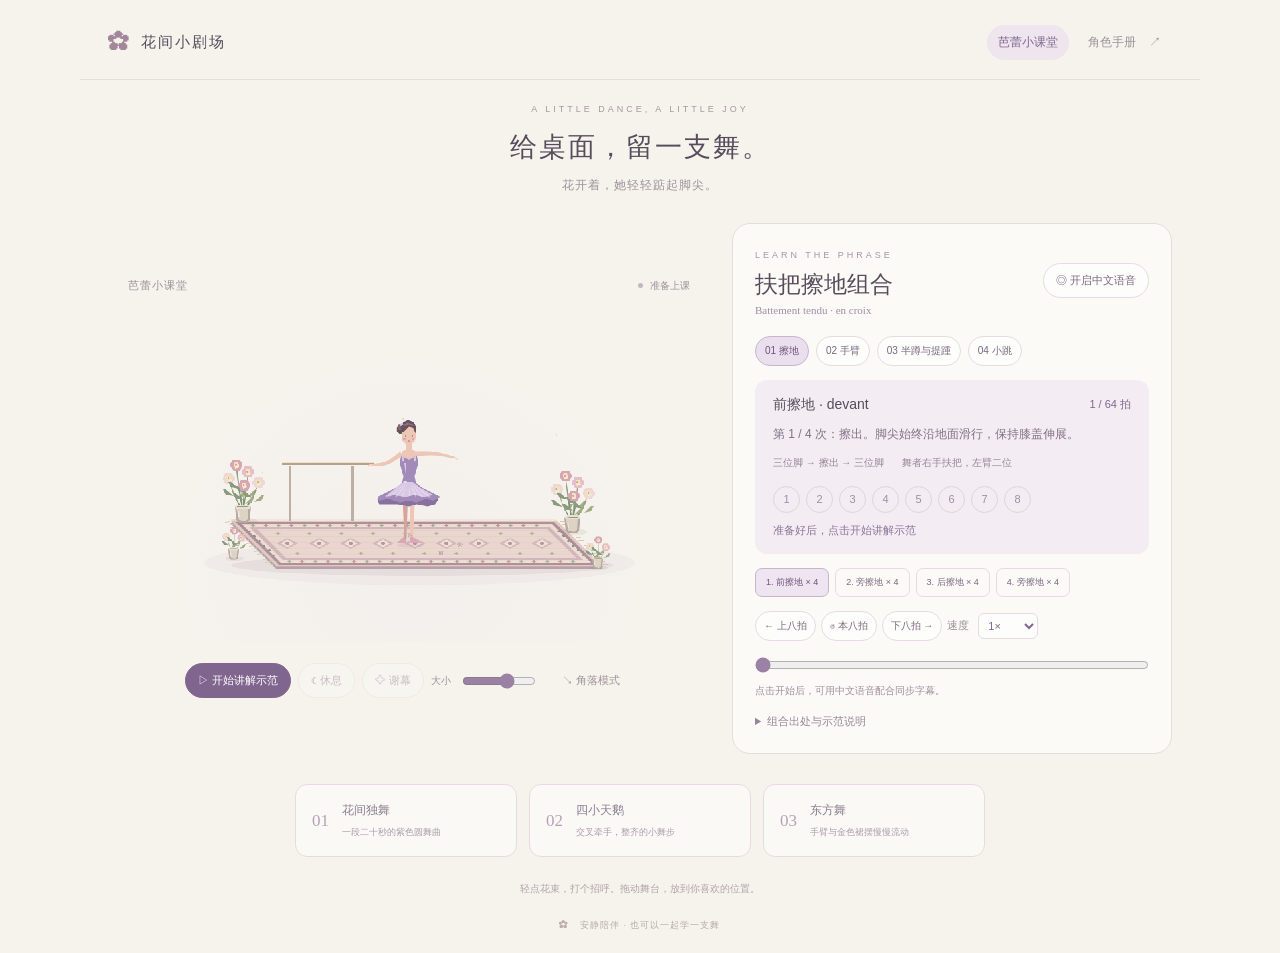
<file: little-ballet/index.html>
<!doctype html>
<html lang="zh-CN"><head><meta charset="utf-8"><meta name="viewport" content="width=device-width,initial-scale=1"><meta name="theme-color" content="#f6f3ed"><meta name="description" content="给桌面留一支舞。花、地毯和一个安静陪伴的小小舞团。"><title>花间小剧场</title><link rel="stylesheet" href="style.css"></head>
<body><header><a class="brand" href="./"><span class="brand-flower">✿</span> 花间小剧场</a><div class="header-actions"><button class="text-button" id="classroom" aria-pressed="false">芭蕾小课堂</button><button class="text-button" id="guide-open">角色手册 <span>↗</span></button></div></header>
<main><section class="intro"><span class="eyebrow">A LITTLE DANCE, A LITTLE JOY</span><h1>给桌面，留一支舞。</h1><p>花开着，她轻轻踮起脚尖。</p></section>
<section class="theatre" aria-label="互动舞台"><div class="stage-top"><span id="program-title">花间独舞</span><span class="live-status"><i class="live-dot"></i><span id="state-label" aria-live="polite">准备开演</span></span></div><div class="stage"><canvas id="scene" width="900" height="430" aria-label="舞者在花毯上表演，拖动可调整位置，轻点两侧花束可互动" role="img"></canvas></div><div class="phrase"><span id="phrase">整理裙摆，准备开始。</span><div class="progress-track"><div id="progress"></div></div></div></section>
<div class="controls"><button class="play" id="play">Ⅱ 暂停</button><button id="rest">☾ 休息</button><button id="bow">✧ 谢幕</button><span class="divider"></span><label>大小 <input id="size" aria-label="舞台大小" type="range" min="0.65" max="1.2" step="0.05" value="1"></label><button class="text-button" id="mini" aria-pressed="false">↘ 角落模式</button></div>
<section id="lesson-panel" class="lesson-panel" aria-label="芭蕾组合讲解" hidden>
<div class="lesson-heading"><div><span class="eyebrow">LEARN THE PHRASE</span><h2 id="lesson-title"></h2><p id="lesson-fr"></p></div><button id="voice" aria-pressed="false">◎ 开启中文语音</button></div>
<nav class="lesson-tabs" aria-label="选择练习"><button data-lesson="tendu">01 擦地</button><button data-lesson="arms">02 手臂</button><button data-lesson="plie">03 半蹲与提踵</button><button data-lesson="saute">04 小跳</button></nav>
<div class="lesson-card"><div class="action-heading"><h3 id="lesson-action"></h3><span id="count-total"></span></div><p id="lesson-detail"></p><div class="technique"><span id="lesson-feet"></span><span id="lesson-hands"></span></div><div class="beat-row"><div class="beats" aria-label="八拍节拍"><span class="beat-dot">1</span><span class="beat-dot">2</span><span class="beat-dot">3</span><span class="beat-dot">4</span><span class="beat-dot">5</span><span class="beat-dot">6</span><span class="beat-dot">7</span><span class="beat-dot">8</span></div><span id="lesson-phase"></span></div></div>
<div id="lesson-chapters" class="lesson-chapters" aria-label="组合段落"></div>
<div class="lesson-transport"><button id="previous-eight" aria-label="上一个八拍">← 上八拍</button><button id="replay-eight">↺ 本八拍</button><button id="next-eight" aria-label="下一个八拍">下八拍 →</button><label>速度 <select id="lesson-speed"><option value="0.5">0.5×</option><option value="0.75">0.75×</option><option value="1" selected>1×</option></select></label></div>
<input id="lesson-seek" type="range" min="0" max="64" step="0.05" value="0" aria-label="组合进度"><p id="voice-note" class="voice-note"></p>
<details class="lesson-source"><summary>组合出处与示范说明</summary><p id="lesson-basis"></p><a id="lesson-source" target="_blank" rel="noopener noreferrer"></a><p>插画用于理解动作顺序与节拍；身体朝向及前后距离为二维示意。手位使用低位、一位、五位、二位的本课命名。</p></details>
</section>

<nav class="programs" aria-label="选择舞蹈"><button class="active" data-mode="solo" aria-pressed="true"><span class="program-number">01</span><span class="program-name">花间独舞<small>一段二十秒的紫色圆舞曲</small></span><span class="program-dot"></span></button><button data-mode="swans" aria-pressed="false"><span class="program-number">02</span><span class="program-name">四小天鹅<small>交叉牵手，整齐的小舞步</small></span><span class="program-dot"></span></button><button data-mode="oriental" aria-pressed="false"><span class="program-number">03</span><span class="program-name">东方舞<small>手臂与金色裙摆慢慢流动</small></span><span class="program-dot"></span></button></nav>
<p class="interaction-note" id="interaction-note">轻点花束，打个招呼。拖动舞台，放到你喜欢的位置。</p></main><footer><span>✿</span> 安静陪伴 · 也可以一起学一支舞</footer>
<dialog id="guide"><div class="guide-heading"><div><span class="eyebrow">MEET YOUR LITTLE DANCER</span><h2>一个小女孩，许多种舞姿。</h2></div><button id="guide-close" aria-label="关闭角色手册">×</button></div><p>低盘发、淡紫裙和粉色舞鞋。转身时，背影也会一起出现。</p><canvas id="guide-art" width="900" height="300" role="img" aria-label="角色正面、侧面、背面与踮脚舞姿设定图"></canvas><div class="guide-notes"><span>细致的肩颈连接</span><span>连贯的肩肘手位</span><span>轻轻展开的纱裙</span></div></dialog>
<script src="art.js"></script><script src="lessons.js"></script><script src="dance.js"></script></body></html>
</file>
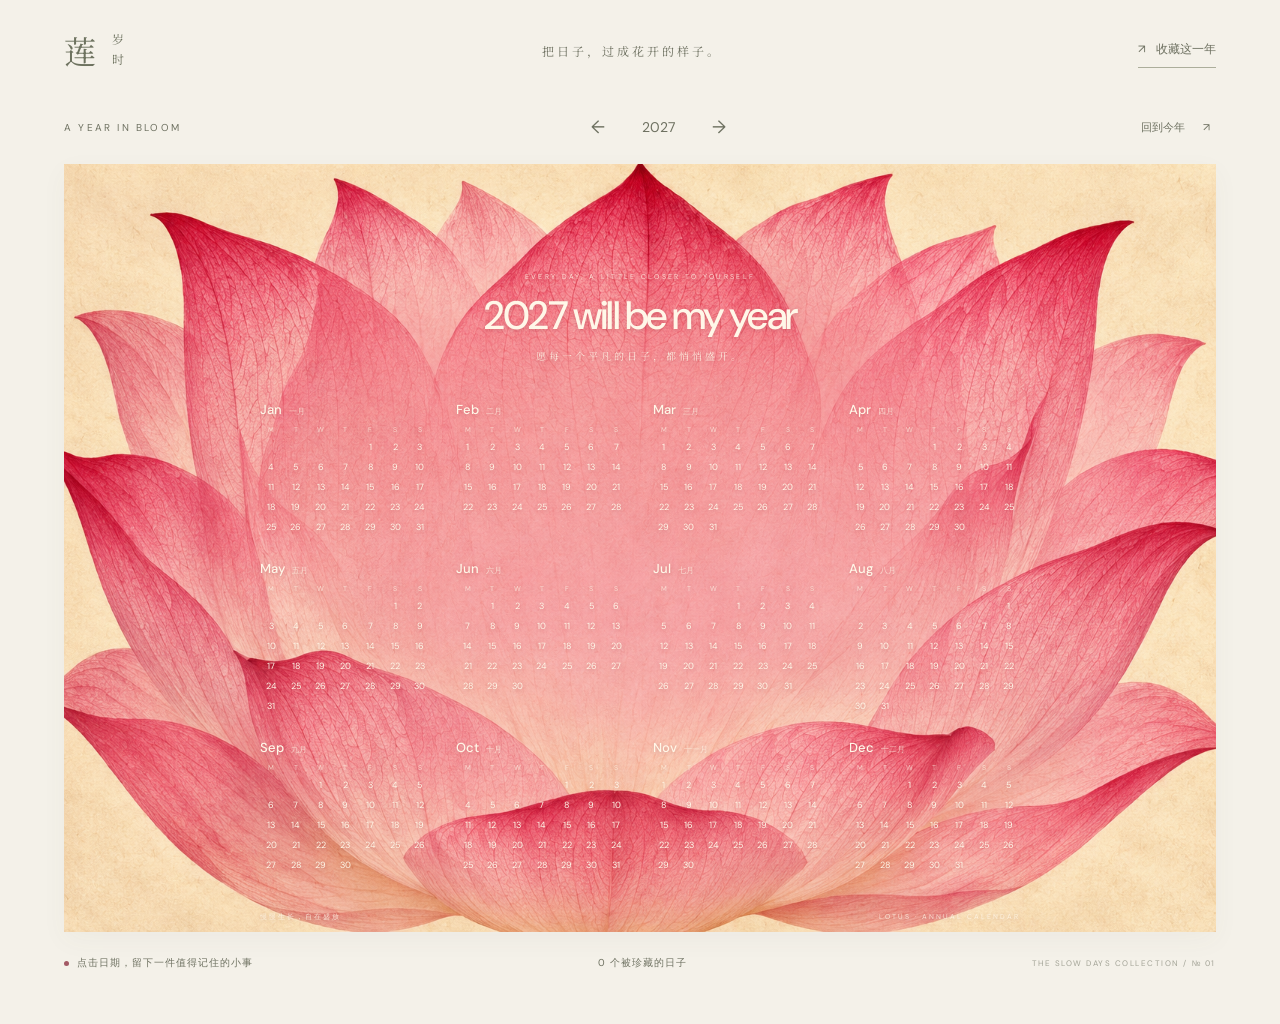
<file: lotus-calendar/index.html>
<!doctype html><html lang="zh-CN"><head><meta charset="UTF-8"><meta name="viewport" content="width=device-width,initial-scale=1"><meta name="theme-color" content="#eee9da"><title>莲 · 岁时 | 一年的好日子</title><link rel="stylesheet" href="style.css"></head><body><header><a class="brand" href="./">莲<span>岁 时</span></a><div class="intro">把日子，过成花开的样子。</div><button id="print">↗ <span>收藏这一年</span></button></header><main><div class="toolbar"><span class="eyebrow">A YEAR IN BLOOM</span><div class="year-nav"><button id="prev" aria-label="上一年">←</button><span id="year-label"></span><button id="next" aria-label="下一年">→</button></div><button id="today">回到今年 <span>↗</span></button></div><section class="poster" aria-label="全年日历"><div class="calendar"><div class="heading"><div class="small-title">EVERY DAY, A LITTLE CLOSER TO YOURSELF</div><h1><span id="hero-year"></span> will be my year</h1><p>愿每一个平凡的日子，都悄悄盛开。</p></div><div id="months"></div><div class="poster-bottom"><span>慢慢生长，自在盛放</span><span>LOTUS · ANNUAL CALENDAR</span></div></div></section><footer><div><span class="dot"></span> 点击日期，留下一件值得记住的小事</div><span id="count">0 个被珍藏的日子</span><span class="edition">THE SLOW DAYS COLLECTION / № 01</span></footer></main><dialog id="editor"><form id="note-form"><div class="dialog-head"><span id="selected-date"></span><button type="button" id="close" aria-label="关闭">×</button></div><h2>让这一天，留在花里。</h2><label for="note">写下一件小事</label><textarea id="note" maxlength="300" placeholder="一个约定、一点期待，或是今天的小小幸福……"></textarea><div class="dialog-actions"><button type="button" id="remove">删除记录</button><button class="save" type="submit">珍藏这一天 ↗</button></div><p class="privacy">记录仅保存在当前浏览器中</p></form></dialog><div id="toast" role="status"></div><script src="app.js"></script></body></html>
</file>
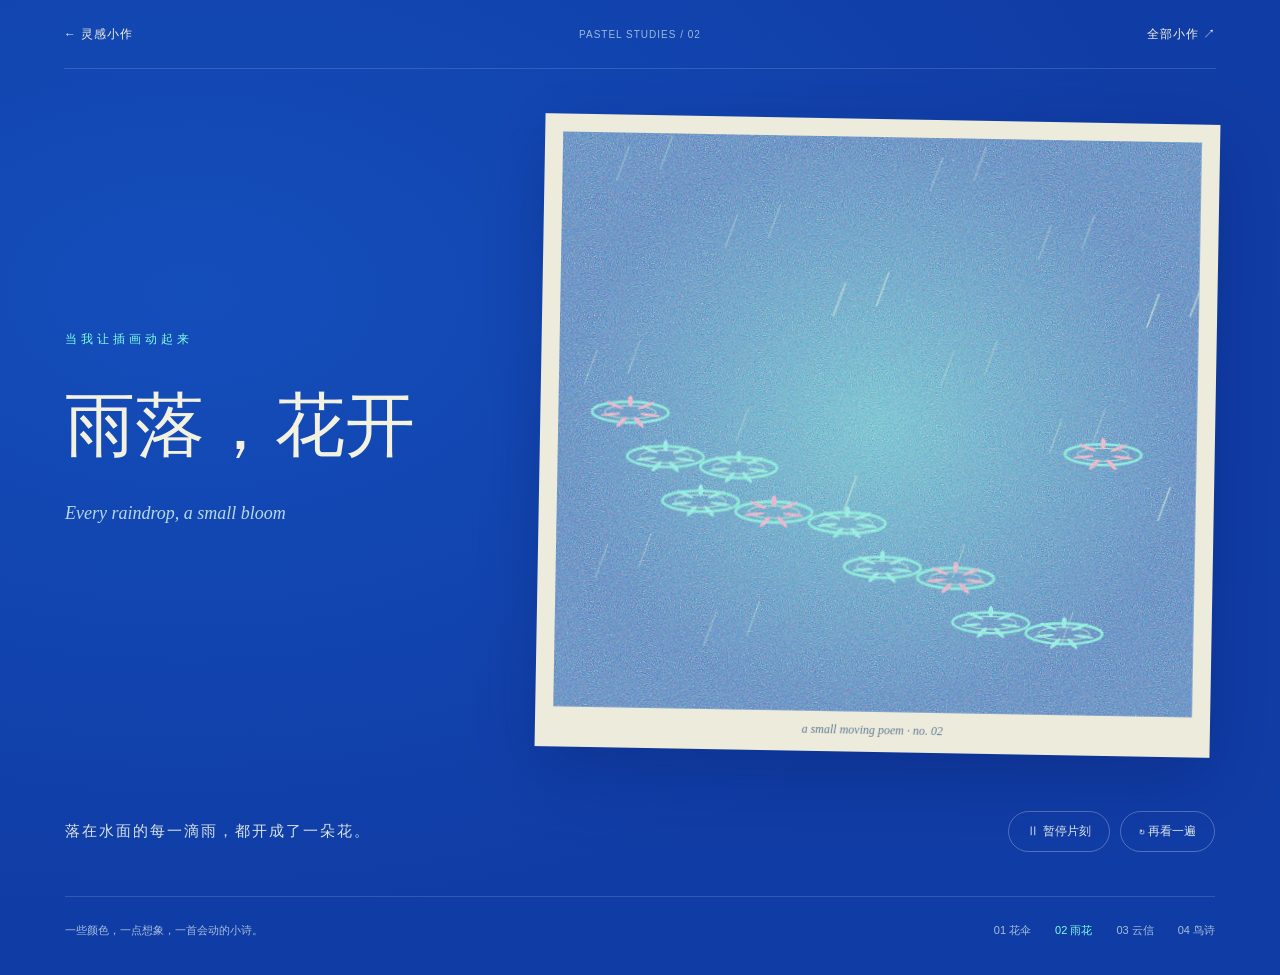
<file: rain-blooms/index.html>
<!doctype html>
<html lang="zh-CN"><head><meta charset="utf-8"><meta name="viewport" content="width=device-width,initial-scale=1"><meta name="theme-color" content="#103ca5"><title>雨落，花开 · 灵感小作</title><link rel="stylesheet" href="../pastel/style.css"><script src="../pastel/app.js" defer></script></head><body style="margin:0"><div class="pp-page " style="--accent:#7fffe5"><header><a href="../">← 灵感小作</a><span>PASTEL STUDIES / 0<!-- -->2</span><a href="../">全部小作 ↗</a></header><main><div class="pp-intro"><span class="pp-eyebrow">当我让插画动起来</span><h1>雨落，花开</h1><p>Every raindrop, a small bloom</p></div><div class="pp-art" style="transform:perspective(1200px) rotateX(0deg) rotateY(0deg)"><svg viewBox="0 0 800 720" role="img" aria-label="雨落，花开"><defs><filter id="chalk"><feTurbulence type="fractalNoise" baseFrequency=".65" numOctaves="3" seed="12" result="noise"></feTurbulence><feDisplacementMap in="SourceGraphic" in2="noise" scale="2.8"></feDisplacementMap><feComposite in="noise" in2="SourceGraphic" operator="in" result="grain"></feComposite><feBlend in="SourceGraphic" in2="grain" mode="soft-light"></feBlend></filter><radialGradient id="wash"><stop stop-color="#65cbdc"></stop><stop offset="1" stop-color="#438acc"></stop></radialGradient></defs><rect width="800" height="720" fill="url(#wash)" filter="url(#chalk)"></rect><g class="pp-rain" filter="url(#chalk)"><path class="pp-drop" style="--i:0" d="M0 -80 l-15 43" stroke="#caeee4" stroke-width="2" opacity=".65"></path><path class="pp-drop" style="--i:1" d="M137 3 l-15 43" stroke="#caeee4" stroke-width="1" opacity=".65"></path><path class="pp-drop" style="--i:2" d="M274 86 l-15 43" stroke="#caeee4" stroke-width="1" opacity=".65"></path><path class="pp-drop" style="--i:3" d="M411 169 l-15 43" stroke="#caeee4" stroke-width="2" opacity=".65"></path><path class="pp-drop" style="--i:4" d="M548 252 l-15 43" stroke="#caeee4" stroke-width="1" opacity=".65"></path><path class="pp-drop" style="--i:5" d="M685 335 l-15 43" stroke="#caeee4" stroke-width="1" opacity=".65"></path><path class="pp-drop" style="--i:6" d="M822 418 l-15 43" stroke="#caeee4" stroke-width="2" opacity=".65"></path><path class="pp-drop" style="--i:7" d="M119 501 l-15 43" stroke="#caeee4" stroke-width="1" opacity=".65"></path><path class="pp-drop" style="--i:8" d="M256 584 l-15 43" stroke="#caeee4" stroke-width="1" opacity=".65"></path><path class="pp-drop" style="--i:9" d="M393 -73 l-15 43" stroke="#caeee4" stroke-width="2" opacity=".65"></path><path class="pp-drop" style="--i:10" d="M530 10 l-15 43" stroke="#caeee4" stroke-width="1" opacity=".65"></path><path class="pp-drop" style="--i:11" d="M667 93 l-15 43" stroke="#caeee4" stroke-width="1" opacity=".65"></path><path class="pp-drop" style="--i:12" d="M804 176 l-15 43" stroke="#caeee4" stroke-width="2" opacity=".65"></path><path class="pp-drop" style="--i:13" d="M101 259 l-15 43" stroke="#caeee4" stroke-width="1" opacity=".65"></path><path class="pp-drop" style="--i:14" d="M238 342 l-15 43" stroke="#caeee4" stroke-width="1" opacity=".65"></path><path class="pp-drop" style="--i:15" d="M375 425 l-15 43" stroke="#caeee4" stroke-width="2" opacity=".65"></path><path class="pp-drop" style="--i:16" d="M512 508 l-15 43" stroke="#caeee4" stroke-width="1" opacity=".65"></path><path class="pp-drop" style="--i:17" d="M649 591 l-15 43" stroke="#caeee4" stroke-width="1" opacity=".65"></path><path class="pp-drop" style="--i:18" d="M786 -66 l-15 43" stroke="#caeee4" stroke-width="2" opacity=".65"></path><path class="pp-drop" style="--i:19" d="M83 17 l-15 43" stroke="#caeee4" stroke-width="1" opacity=".65"></path><path class="pp-drop" style="--i:20" d="M220 100 l-15 43" stroke="#caeee4" stroke-width="1" opacity=".65"></path><path class="pp-drop" style="--i:21" d="M357 183 l-15 43" stroke="#caeee4" stroke-width="2" opacity=".65"></path><path class="pp-drop" style="--i:22" d="M494 266 l-15 43" stroke="#caeee4" stroke-width="1" opacity=".65"></path><path class="pp-drop" style="--i:23" d="M631 349 l-15 43" stroke="#caeee4" stroke-width="1" opacity=".65"></path><path class="pp-drop" style="--i:24" d="M768 432 l-15 43" stroke="#caeee4" stroke-width="2" opacity=".65"></path><path class="pp-drop" style="--i:25" d="M65 515 l-15 43" stroke="#caeee4" stroke-width="1" opacity=".65"></path><path class="pp-drop" style="--i:26" d="M202 598 l-15 43" stroke="#caeee4" stroke-width="1" opacity=".65"></path><path class="pp-drop" style="--i:27" d="M339 -59 l-15 43" stroke="#caeee4" stroke-width="2" opacity=".65"></path><path class="pp-drop" style="--i:28" d="M476 24 l-15 43" stroke="#caeee4" stroke-width="1" opacity=".65"></path><path class="pp-drop" style="--i:29" d="M613 107 l-15 43" stroke="#caeee4" stroke-width="1" opacity=".65"></path><path class="pp-drop" style="--i:30" d="M750 190 l-15 43" stroke="#caeee4" stroke-width="2" opacity=".65"></path><path class="pp-drop" style="--i:31" d="M47 273 l-15 43" stroke="#caeee4" stroke-width="1" opacity=".65"></path></g><g filter="url(#chalk)"><g transform="translate(90 350)"><g class="pp-ripple" style="--i:0"><ellipse rx="48" ry="13" fill="none" stroke="#7dffe8" stroke-width="3"></ellipse><ellipse rx="32" ry="8" fill="none" stroke="#b5ffe2"></ellipse></g><g class="pp-waterflower" style="--i:0"><ellipse cy="-25" rx="3" ry="13" fill="#ffb8d5" transform="scale(1 .55) rotate(0)"></ellipse><ellipse cy="-25" rx="3" ry="13" fill="#ffb8d5" transform="scale(1 .55) rotate(51.42857142857143)"></ellipse><ellipse cy="-25" rx="3" ry="13" fill="#ffb8d5" transform="scale(1 .55) rotate(102.85714285714286)"></ellipse><ellipse cy="-25" rx="3" ry="13" fill="#ffb8d5" transform="scale(1 .55) rotate(154.28571428571428)"></ellipse><ellipse cy="-25" rx="3" ry="13" fill="#ffb8d5" transform="scale(1 .55) rotate(205.71428571428572)"></ellipse><ellipse cy="-25" rx="3" ry="13" fill="#ffb8d5" transform="scale(1 .55) rotate(257.14285714285717)"></ellipse><ellipse cy="-25" rx="3" ry="13" fill="#ffb8d5" transform="scale(1 .55) rotate(308.57142857142856)"></ellipse></g></g><g transform="translate(227 417)"><g class="pp-ripple" style="--i:1"><ellipse rx="48" ry="13" fill="none" stroke="#7dffe8" stroke-width="3"></ellipse><ellipse rx="32" ry="8" fill="none" stroke="#b5ffe2"></ellipse></g><g class="pp-waterflower" style="--i:1"><ellipse cy="-25" rx="3" ry="13" fill="#8ffff0" transform="scale(1 .55) rotate(0)"></ellipse><ellipse cy="-25" rx="3" ry="13" fill="#8ffff0" transform="scale(1 .55) rotate(51.42857142857143)"></ellipse><ellipse cy="-25" rx="3" ry="13" fill="#8ffff0" transform="scale(1 .55) rotate(102.85714285714286)"></ellipse><ellipse cy="-25" rx="3" ry="13" fill="#8ffff0" transform="scale(1 .55) rotate(154.28571428571428)"></ellipse><ellipse cy="-25" rx="3" ry="13" fill="#8ffff0" transform="scale(1 .55) rotate(205.71428571428572)"></ellipse><ellipse cy="-25" rx="3" ry="13" fill="#8ffff0" transform="scale(1 .55) rotate(257.14285714285717)"></ellipse><ellipse cy="-25" rx="3" ry="13" fill="#8ffff0" transform="scale(1 .55) rotate(308.57142857142856)"></ellipse></g></g><g transform="translate(364 484)"><g class="pp-ripple" style="--i:2"><ellipse rx="48" ry="13" fill="none" stroke="#7dffe8" stroke-width="3"></ellipse><ellipse rx="32" ry="8" fill="none" stroke="#b5ffe2"></ellipse></g><g class="pp-waterflower" style="--i:2"><ellipse cy="-25" rx="3" ry="13" fill="#8ffff0" transform="scale(1 .55) rotate(0)"></ellipse><ellipse cy="-25" rx="3" ry="13" fill="#8ffff0" transform="scale(1 .55) rotate(51.42857142857143)"></ellipse><ellipse cy="-25" rx="3" ry="13" fill="#8ffff0" transform="scale(1 .55) rotate(102.85714285714286)"></ellipse><ellipse cy="-25" rx="3" ry="13" fill="#8ffff0" transform="scale(1 .55) rotate(154.28571428571428)"></ellipse><ellipse cy="-25" rx="3" ry="13" fill="#8ffff0" transform="scale(1 .55) rotate(205.71428571428572)"></ellipse><ellipse cy="-25" rx="3" ry="13" fill="#8ffff0" transform="scale(1 .55) rotate(257.14285714285717)"></ellipse><ellipse cy="-25" rx="3" ry="13" fill="#8ffff0" transform="scale(1 .55) rotate(308.57142857142856)"></ellipse></g></g><g transform="translate(501 551)"><g class="pp-ripple" style="--i:3"><ellipse rx="48" ry="13" fill="none" stroke="#7dffe8" stroke-width="3"></ellipse><ellipse rx="32" ry="8" fill="none" stroke="#b5ffe2"></ellipse></g><g class="pp-waterflower" style="--i:3"><ellipse cy="-25" rx="3" ry="13" fill="#ffb8d5" transform="scale(1 .55) rotate(0)"></ellipse><ellipse cy="-25" rx="3" ry="13" fill="#ffb8d5" transform="scale(1 .55) rotate(51.42857142857143)"></ellipse><ellipse cy="-25" rx="3" ry="13" fill="#ffb8d5" transform="scale(1 .55) rotate(102.85714285714286)"></ellipse><ellipse cy="-25" rx="3" ry="13" fill="#ffb8d5" transform="scale(1 .55) rotate(154.28571428571428)"></ellipse><ellipse cy="-25" rx="3" ry="13" fill="#ffb8d5" transform="scale(1 .55) rotate(205.71428571428572)"></ellipse><ellipse cy="-25" rx="3" ry="13" fill="#ffb8d5" transform="scale(1 .55) rotate(257.14285714285717)"></ellipse><ellipse cy="-25" rx="3" ry="13" fill="#ffb8d5" transform="scale(1 .55) rotate(308.57142857142856)"></ellipse></g></g><g transform="translate(638 618)"><g class="pp-ripple" style="--i:4"><ellipse rx="48" ry="13" fill="none" stroke="#7dffe8" stroke-width="3"></ellipse><ellipse rx="32" ry="8" fill="none" stroke="#b5ffe2"></ellipse></g><g class="pp-waterflower" style="--i:4"><ellipse cy="-25" rx="3" ry="13" fill="#8ffff0" transform="scale(1 .55) rotate(0)"></ellipse><ellipse cy="-25" rx="3" ry="13" fill="#8ffff0" transform="scale(1 .55) rotate(51.42857142857143)"></ellipse><ellipse cy="-25" rx="3" ry="13" fill="#8ffff0" transform="scale(1 .55) rotate(102.85714285714286)"></ellipse><ellipse cy="-25" rx="3" ry="13" fill="#8ffff0" transform="scale(1 .55) rotate(154.28571428571428)"></ellipse><ellipse cy="-25" rx="3" ry="13" fill="#8ffff0" transform="scale(1 .55) rotate(205.71428571428572)"></ellipse><ellipse cy="-25" rx="3" ry="13" fill="#8ffff0" transform="scale(1 .55) rotate(257.14285714285717)"></ellipse><ellipse cy="-25" rx="3" ry="13" fill="#8ffff0" transform="scale(1 .55) rotate(308.57142857142856)"></ellipse></g></g><g transform="translate(135 405)"><g class="pp-ripple" style="--i:5"><ellipse rx="48" ry="13" fill="none" stroke="#7dffe8" stroke-width="3"></ellipse><ellipse rx="32" ry="8" fill="none" stroke="#b5ffe2"></ellipse></g><g class="pp-waterflower" style="--i:5"><ellipse cy="-25" rx="3" ry="13" fill="#8ffff0" transform="scale(1 .55) rotate(0)"></ellipse><ellipse cy="-25" rx="3" ry="13" fill="#8ffff0" transform="scale(1 .55) rotate(51.42857142857143)"></ellipse><ellipse cy="-25" rx="3" ry="13" fill="#8ffff0" transform="scale(1 .55) rotate(102.85714285714286)"></ellipse><ellipse cy="-25" rx="3" ry="13" fill="#8ffff0" transform="scale(1 .55) rotate(154.28571428571428)"></ellipse><ellipse cy="-25" rx="3" ry="13" fill="#8ffff0" transform="scale(1 .55) rotate(205.71428571428572)"></ellipse><ellipse cy="-25" rx="3" ry="13" fill="#8ffff0" transform="scale(1 .55) rotate(257.14285714285717)"></ellipse><ellipse cy="-25" rx="3" ry="13" fill="#8ffff0" transform="scale(1 .55) rotate(308.57142857142856)"></ellipse></g></g><g transform="translate(272 472)"><g class="pp-ripple" style="--i:6"><ellipse rx="48" ry="13" fill="none" stroke="#7dffe8" stroke-width="3"></ellipse><ellipse rx="32" ry="8" fill="none" stroke="#b5ffe2"></ellipse></g><g class="pp-waterflower" style="--i:6"><ellipse cy="-25" rx="3" ry="13" fill="#ffb8d5" transform="scale(1 .55) rotate(0)"></ellipse><ellipse cy="-25" rx="3" ry="13" fill="#ffb8d5" transform="scale(1 .55) rotate(51.42857142857143)"></ellipse><ellipse cy="-25" rx="3" ry="13" fill="#ffb8d5" transform="scale(1 .55) rotate(102.85714285714286)"></ellipse><ellipse cy="-25" rx="3" ry="13" fill="#ffb8d5" transform="scale(1 .55) rotate(154.28571428571428)"></ellipse><ellipse cy="-25" rx="3" ry="13" fill="#ffb8d5" transform="scale(1 .55) rotate(205.71428571428572)"></ellipse><ellipse cy="-25" rx="3" ry="13" fill="#ffb8d5" transform="scale(1 .55) rotate(257.14285714285717)"></ellipse><ellipse cy="-25" rx="3" ry="13" fill="#ffb8d5" transform="scale(1 .55) rotate(308.57142857142856)"></ellipse></g></g><g transform="translate(409 539)"><g class="pp-ripple" style="--i:7"><ellipse rx="48" ry="13" fill="none" stroke="#7dffe8" stroke-width="3"></ellipse><ellipse rx="32" ry="8" fill="none" stroke="#b5ffe2"></ellipse></g><g class="pp-waterflower" style="--i:7"><ellipse cy="-25" rx="3" ry="13" fill="#8ffff0" transform="scale(1 .55) rotate(0)"></ellipse><ellipse cy="-25" rx="3" ry="13" fill="#8ffff0" transform="scale(1 .55) rotate(51.42857142857143)"></ellipse><ellipse cy="-25" rx="3" ry="13" fill="#8ffff0" transform="scale(1 .55) rotate(102.85714285714286)"></ellipse><ellipse cy="-25" rx="3" ry="13" fill="#8ffff0" transform="scale(1 .55) rotate(154.28571428571428)"></ellipse><ellipse cy="-25" rx="3" ry="13" fill="#8ffff0" transform="scale(1 .55) rotate(205.71428571428572)"></ellipse><ellipse cy="-25" rx="3" ry="13" fill="#8ffff0" transform="scale(1 .55) rotate(257.14285714285717)"></ellipse><ellipse cy="-25" rx="3" ry="13" fill="#8ffff0" transform="scale(1 .55) rotate(308.57142857142856)"></ellipse></g></g><g transform="translate(546 606)"><g class="pp-ripple" style="--i:8"><ellipse rx="48" ry="13" fill="none" stroke="#7dffe8" stroke-width="3"></ellipse><ellipse rx="32" ry="8" fill="none" stroke="#b5ffe2"></ellipse></g><g class="pp-waterflower" style="--i:8"><ellipse cy="-25" rx="3" ry="13" fill="#8ffff0" transform="scale(1 .55) rotate(0)"></ellipse><ellipse cy="-25" rx="3" ry="13" fill="#8ffff0" transform="scale(1 .55) rotate(51.42857142857143)"></ellipse><ellipse cy="-25" rx="3" ry="13" fill="#8ffff0" transform="scale(1 .55) rotate(102.85714285714286)"></ellipse><ellipse cy="-25" rx="3" ry="13" fill="#8ffff0" transform="scale(1 .55) rotate(154.28571428571428)"></ellipse><ellipse cy="-25" rx="3" ry="13" fill="#8ffff0" transform="scale(1 .55) rotate(205.71428571428572)"></ellipse><ellipse cy="-25" rx="3" ry="13" fill="#8ffff0" transform="scale(1 .55) rotate(257.14285714285717)"></ellipse><ellipse cy="-25" rx="3" ry="13" fill="#8ffff0" transform="scale(1 .55) rotate(308.57142857142856)"></ellipse></g></g><g transform="translate(683 393)"><g class="pp-ripple" style="--i:9"><ellipse rx="48" ry="13" fill="none" stroke="#7dffe8" stroke-width="3"></ellipse><ellipse rx="32" ry="8" fill="none" stroke="#b5ffe2"></ellipse></g><g class="pp-waterflower" style="--i:9"><ellipse cy="-25" rx="3" ry="13" fill="#ffb8d5" transform="scale(1 .55) rotate(0)"></ellipse><ellipse cy="-25" rx="3" ry="13" fill="#ffb8d5" transform="scale(1 .55) rotate(51.42857142857143)"></ellipse><ellipse cy="-25" rx="3" ry="13" fill="#ffb8d5" transform="scale(1 .55) rotate(102.85714285714286)"></ellipse><ellipse cy="-25" rx="3" ry="13" fill="#ffb8d5" transform="scale(1 .55) rotate(154.28571428571428)"></ellipse><ellipse cy="-25" rx="3" ry="13" fill="#ffb8d5" transform="scale(1 .55) rotate(205.71428571428572)"></ellipse><ellipse cy="-25" rx="3" ry="13" fill="#ffb8d5" transform="scale(1 .55) rotate(257.14285714285717)"></ellipse><ellipse cy="-25" rx="3" ry="13" fill="#ffb8d5" transform="scale(1 .55) rotate(308.57142857142856)"></ellipse></g></g><g transform="translate(180 460)"><g class="pp-ripple" style="--i:10"><ellipse rx="48" ry="13" fill="none" stroke="#7dffe8" stroke-width="3"></ellipse><ellipse rx="32" ry="8" fill="none" stroke="#b5ffe2"></ellipse></g><g class="pp-waterflower" style="--i:10"><ellipse cy="-25" rx="3" ry="13" fill="#8ffff0" transform="scale(1 .55) rotate(0)"></ellipse><ellipse cy="-25" rx="3" ry="13" fill="#8ffff0" transform="scale(1 .55) rotate(51.42857142857143)"></ellipse><ellipse cy="-25" rx="3" ry="13" fill="#8ffff0" transform="scale(1 .55) rotate(102.85714285714286)"></ellipse><ellipse cy="-25" rx="3" ry="13" fill="#8ffff0" transform="scale(1 .55) rotate(154.28571428571428)"></ellipse><ellipse cy="-25" rx="3" ry="13" fill="#8ffff0" transform="scale(1 .55) rotate(205.71428571428572)"></ellipse><ellipse cy="-25" rx="3" ry="13" fill="#8ffff0" transform="scale(1 .55) rotate(257.14285714285717)"></ellipse><ellipse cy="-25" rx="3" ry="13" fill="#8ffff0" transform="scale(1 .55) rotate(308.57142857142856)"></ellipse></g></g></g></svg><span class="pp-paper">a small moving poem · no. 0<!-- -->2</span></div><div class="pp-caption"><p>落在水面的每一滴雨，都开成了一朵花。</p><div><button id="pause" aria-pressed="false">Ⅱ 暂停片刻</button><button id="replay">↻ 再看一遍</button></div></div></main><footer><span>一些颜色，一点想象，一首会动的小诗。</span><nav aria-label="切换插画"><a href="../flower-umbrella/">0<!-- -->1<!-- --> <!-- -->花伞</a><a aria-current="page" href="../rain-blooms/">0<!-- -->2<!-- --> <!-- -->雨花</a><a href="../cloud-letter/">0<!-- -->3<!-- --> <!-- -->云信</a><a href="../bird-poem/">0<!-- -->4<!-- --> <!-- -->鸟诗</a></nav></footer></div></body></html>
</file>
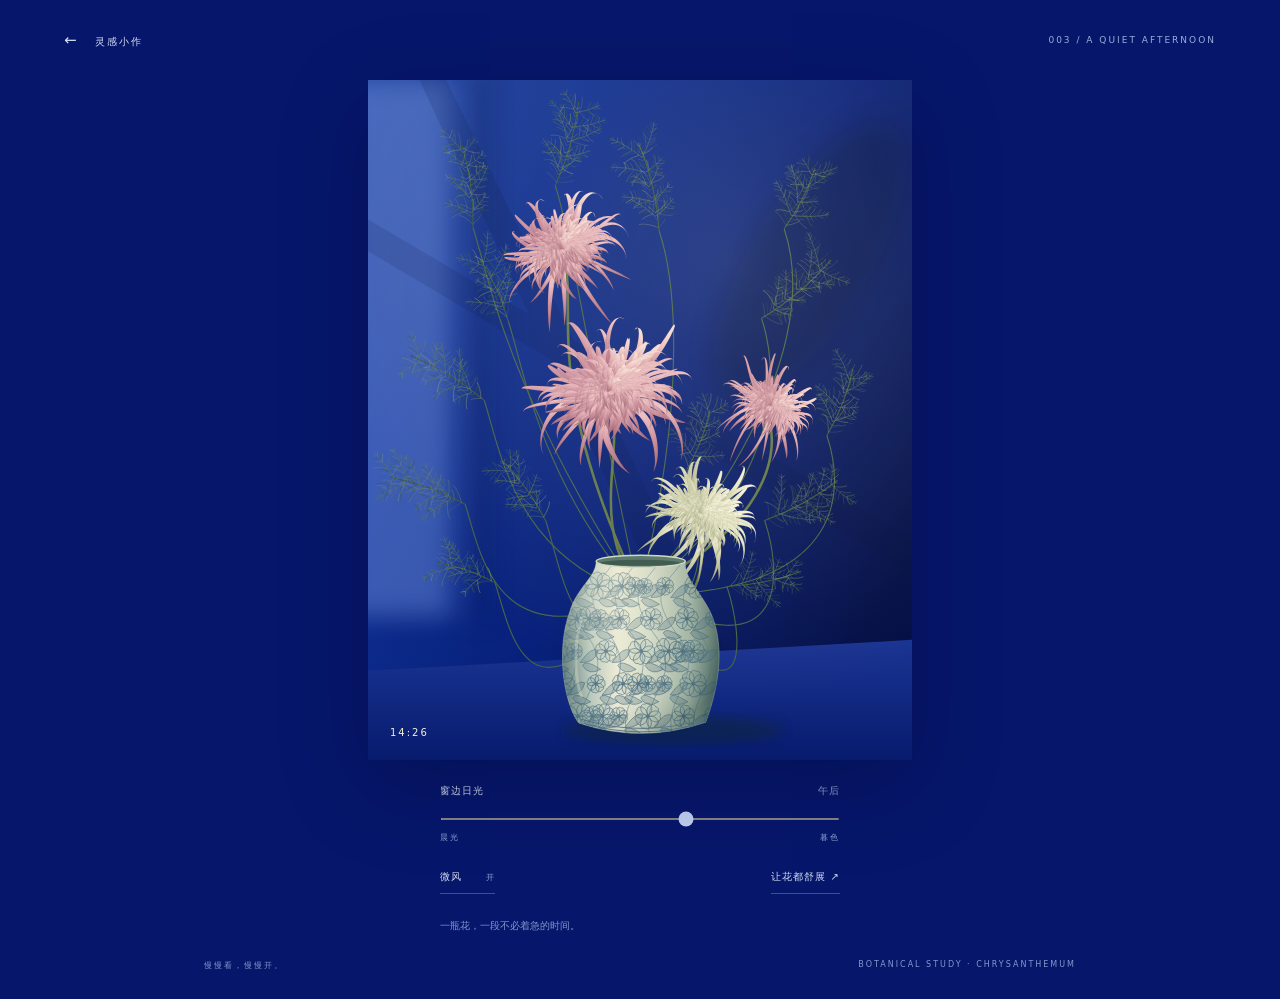
<file: window-blooms/index.html>
<!doctype html>
<html lang="zh-CN"><head><meta charset="utf-8"><meta name="viewport" content="width=device-width,initial-scale=1"><meta name="theme-color" content="#06166b"><title>窗前清供 · 灵感小作</title><link rel="stylesheet" href="style.css"></head><body><header><a href="../">← <span>灵感小作</span></a><span>003 / A QUIET AFTERNOON</span></header><main><div class="art" id="art"><svg id="scene" viewBox="0 0 720 900" role="group" aria-label="窗前的粉白菊花、绿枝与青花瓷瓶"></svg><div class="time" id="time">14:30</div></div><section class="controls" aria-label="日光和微风控制"><div class="light-label"><label for="sun">窗边日光</label><output id="sun-label" for="sun">午后</output></div><input type="range" id="sun" min="0" max="100" value="62" aria-label="调整窗边日光"><div class="scale"><span>晨光</span><span>暮色</span></div><div class="actions"><button id="wind" aria-pressed="true">微风 <span>开</span></button><button id="bloom">让花都舒展 ↗</button></div><p id="note" role="status">一瓶花，一段不必着急的时间。</p></section></main><footer><span>慢慢看，慢慢开。</span><span>BOTANICAL STUDY · CHRYSANTHEMUM</span></footer><script src="app.js"></script></body></html>
</file>
<file: style.css>
* { box-sizing: border-box; }
html, body { margin: 0; min-height: 100%; }
body { background: #6490c5; }
.sketchbook { position: relative; width: 100%; min-height: 100svh; overflow: hidden; isolation: isolate; }
.meadow { position: absolute; inset: 0; width: 100%; height: 100%; object-fit: cover; object-position: center; z-index: -1; }
.handwriting-space { position: absolute; top: 12%; left: 10%; width: 48%; height: 32%; pointer-events: none; }
.github { position: absolute; top: 28px; right: 30px; width: 42px; height: 42px; display: grid; place-items: center; color: #f2f4e6; opacity: .8; transition: opacity .2s; }
.github:hover { opacity: 1; }
svg { width: 24px; height: 24px; fill: none; stroke: currentColor; stroke-width: 1.4; stroke-linecap: round; stroke-linejoin: round; }
.works { position: absolute; right: 10%; bottom: 12%; width: clamp(185px, 25vw, 340px); }
.work { display: block; position: relative; text-decoration: none; padding: 10px; background: #eee9dc; box-shadow: 2px 8px 17px #18375b30; transform: rotate(5deg); transition: transform .3s, box-shadow .3s; }
.work > img { display: block; width: 100%; aspect-ratio: 1.5; object-fit: cover; }
.work:hover { transform: rotate(1deg) translateY(-5px); box-shadow: 3px 15px 25px #18375b40; }
.tape { position: absolute; width: 32%; height: 27px; left: 34%; top: -13px; background: #e5e4cead; transform: rotate(-7deg); clip-path: polygon(2% 0,98% 3%,100% 95%,0 100%); z-index: 1; }
.caption { display: flex; align-items: center; justify-content: space-between; gap: 6px; margin: 10px 1px 3px; color: #68746c; }
.project-label { font: 11px/1.5 system-ui, -apple-system, sans-serif; white-space: nowrap; }
.open { display: flex; flex-shrink: 0; color: #7e8e89; }
.open svg { width: 16px; height: 18px; }
a:focus-visible { outline: 3px dashed #fff7db; outline-offset: 9px; }
@media (min-aspect-ratio: 19/10) { .sketchbook { min-height: 110svh; } }
@media (max-width: 780px) {
  .sketchbook { min-height: 100svh; }
  .meadow { object-position: 47% center; }
  .github { top: 18px; right: 16px; }
  .handwriting-space { top: 13%; left: 9%; width: 70%; height: 27%; }
  .works { right: 9%; bottom: 10%; width: clamp(165px, 44vw, 240px); }
  .work { padding: 7px; transform: rotate(5deg); }
  .tape { height: 22px; top: -10px; }
}
@media (prefers-reduced-motion: reduce) { .work, .github { transition: none; } }

/* Each small creation remains a separate, clickable paper card. */
.works {
  display: grid;
  grid-template-columns: repeat(5, minmax(0, 1fr));
  gap: 24px;
  width: min(88vw, 1180px);
  right: 6%;
}
.flower-work { transform: rotate(-5deg); }
.flower-work:hover { transform: rotate(-1deg) translateY(-5px); }
.window-work { transform: rotate(3deg); }
.window-work > img { object-position: 50% 45%; }
.stamp-work { transform: rotate(-3deg); }
.stamp-work > img { background: #afa4b9; }
@media (max-width: 780px) {
  .works {
    grid-template-columns: repeat(2, minmax(0, 1fr));
    width: 72%;
    right: 9%;
    bottom: 7%;
    gap: 24px 18px;
  }
  .work { padding: 6px; }
  .tape { height: 18px; top: -9px; }
  .open { right: 7px; }
}

.ballet-work { transform: rotate(-3deg); }
.ballet-work:hover { transform: rotate(0deg) translateY(-5px); }
@media (max-width: 780px) {
  .handwriting-space { height: 20%; }
  .works .work:last-child { grid-column: 1 / -1; width: calc(50% - 9px); justify-self: center; }
}

/* Nine independent creations, arranged as a scrollable paper collection. */
.sketchbook { min-height: 100svh; padding: 43svh 6% 7svh; }
.works { position: relative; inset: auto; width: 100%; grid-template-columns: repeat(5, minmax(0, 1fr)); gap: 32px 24px; }
.pastel-work:nth-child(even) { transform: rotate(-3deg); }
.pastel-work:hover { transform: rotate(0) translateY(-5px); }
@media (max-width: 1000px) { .works { grid-template-columns: repeat(3, minmax(0, 1fr)); } }
@media (max-width: 780px) {
  .sketchbook { padding: 34svh 8% 7svh; }
  .works { width: 100%; grid-template-columns: repeat(2, minmax(0, 1fr)); gap: 28px 18px; }
  .works .work:last-child { grid-column: auto; width: auto; justify-self: stretch; }
  .project-label { white-space: normal; }
}
</file>
<file: pastel/style.css>
.pp-page{min-height:100svh;background:#103ca5;color:#f3f1df;padding:0 5vw;font-family:Georgia,'Songti SC',serif;background-image:radial-gradient(ellipse at 15% 30%,#144ebb,transparent 65%)}.pp-page header{display:flex;justify-content:space-between;align-items:center;padding:25px 0;border-bottom:1px solid #ffffff25;font:12px/1.5 sans-serif;letter-spacing:1px}.pp-page a{color:inherit;text-decoration:none}.pp-page header span{color:#9bbbdc;font-size:10px}.pp-page main{max-width:1150px;margin:auto;display:grid;grid-template-columns:.8fr 1.2fr;align-items:center;gap:2vw;padding:50px 0 25px}.pp-intro{padding-right:20px}.pp-eyebrow{font:12px sans-serif;letter-spacing:4px;color:var(--accent)}.pp-intro h1{font-size:clamp(40px,5.5vw,78px);font-weight:400;line-height:1.35;max-width:430px;margin:30px 0}.pp-intro>p{font-style:italic;color:#bad8e4;font-size:18px}.pp-art{position:relative;padding:18px 18px 40px;background:#ecebdc;box-shadow:0 24px 65px #061f6855;transition:transform .5s ease;rotate:1deg}.pp-art svg{width:100%;display:block;aspect-ratio:800/720}.pp-paper{position:absolute;bottom:14px;left:0;width:100%;text-align:center;color:#637b94;font-style:italic;font-size:12px}.pp-caption{grid-column:1/-1;display:flex;justify-content:space-between;align-items:center;margin-top:30px;gap:20px}.pp-caption p{font-size:15px;letter-spacing:2px;color:#d8e2e1}.pp-caption>div{display:flex;gap:10px}.pp-page button{background:none;color:#e1ebec;border:1px solid #ffffff45;border-radius:30px;padding:11px 18px;cursor:pointer;font:12px sans-serif}.pp-page button:hover{background:#ffffff18}.pp-page a:focus-visible,.pp-page button:focus-visible{outline:2px solid var(--accent);outline-offset:5px}.pp-page footer{max-width:1150px;margin:15px auto 0;padding:25px 0 35px;border-top:1px solid #ffffff25;display:flex;justify-content:space-between;gap:20px;font:11px/1.6 sans-serif;color:#a6bedc}.pp-page footer nav{display:flex;gap:24px}.pp-page footer a[aria-current]{color:var(--accent)}.pp-drop{animation:pp-rain 2.7s linear infinite;animation-delay:calc(var(--i)*-.17s)}.pp-umbrella{transform-origin:400px 350px;animation:pp-sway 7s ease-in-out infinite}.pp-flower{animation:pp-grow 4s ease-in-out infinite;animation-delay:calc(var(--i)*-.11s)}.pp-ripple{animation:pp-ring 3.6s ease-out infinite;animation-delay:calc(var(--i)*-.4s)}.pp-waterflower{animation:pp-grow 3.6s ease-in-out infinite;animation-delay:calc(var(--i)*-.4s)}.pp-cloud{animation:pp-float 6s ease-in-out infinite}.pp-tear{animation:pp-fall 2.8s ease-in infinite;animation-delay:calc(var(--i)*-.3s)}.pp-spark,.pp-note{animation:pp-glow 3s ease-in-out infinite;animation-delay:calc(var(--i)*-.21s)}.pp-bird{animation:pp-fly 4s ease-in-out infinite;animation-delay:calc(var(--i)*-.37s)}.pp-paused svg *{animation-play-state:paused!important}@keyframes pp-rain{from{transform:translate(10px,-55px);opacity:0}30%{opacity:.7}to{transform:translate(-40px,100px);opacity:0}}@keyframes pp-sway{50%{transform:rotate(-3deg) translateY(-8px)}}@keyframes pp-grow{50%{transform:scale(.78) rotate(12deg);opacity:.7}}@keyframes pp-ring{from{transform:scale(.2);opacity:0}25%{opacity:1}to{transform:scale(1.5);opacity:0}}@keyframes pp-float{50%{transform:translate(14px,-12px)}}@keyframes pp-fall{from{transform:translateY(-20px);opacity:0}30%{opacity:1}to{transform:translateY(90px);opacity:0}}@keyframes pp-glow{50%{opacity:.25;transform:translateY(-4px)}}@keyframes pp-fly{50%{transform:translate(14px,-20px) rotate(-12deg)}}@media(max-width:700px){.pp-page{padding:0 6vw}.pp-page header span{display:none}.pp-page main{grid-template-columns:1fr;padding-top:32px;gap:22px}.pp-intro h1{font-size:40px;margin:15px 0 10px;max-width:none}.pp-intro>p{font-size:15px}.pp-caption{margin-top:0;align-items:flex-start;flex-direction:column}.pp-caption p{line-height:1.8;font-size:13px}.pp-page footer{flex-direction:column}.pp-page footer nav{justify-content:space-between;gap:10px}}@media(prefers-reduced-motion:reduce){.pp-page svg *{animation:none!important}.pp-art{transform:none!important;transition:none}}
</file>
<file: botanical-post/style.css>
* { box-sizing: border-box; }
:root { color-scheme: light; }
body { margin: 0; background: #f3f1ed; color: #797770; font-family: system-ui, -apple-system, sans-serif; }
header { height: 76px; margin: 0 4.5%; display: flex; align-items: center; justify-content: space-between; }
header a { color: #6e7068; text-decoration: none; font-size: 19px; }
header a span { margin-left: 12px; font-size: 10px; letter-spacing: 1px; }
.edition { font-size: 8px; letter-spacing: 2px; color: #a2a096; }
main { display: flex; flex-direction: column; align-items: center; }
.gallery { width: 100%; height: min(72svh, 760px); min-height: 360px; display: grid; place-items: center; perspective: 1400px; padding: 35px 8%; }
.stamp { width: min(76vw, 780px, calc(102svh - 100px)); aspect-ratio: 10 / 7; transform-style: preserve-3d; will-change: transform; cursor: grab; touch-action: none; filter: drop-shadow(2px 13px 12px #29211d2b) drop-shadow(0 2px 2px #463f3420); }
.stamp.portrait { width: min(43vw, 385px, 44svh); aspect-ratio: 5 / 7; }
.stamp svg { display: block; width: 100%; height: 100%; overflow: visible; }
.stamp:active { cursor: grabbing; }
.stamp:focus-visible { outline: 1px dashed #9b8c6c; outline-offset: 18px; }
.palette { border: 0; padding: 0; display: flex; align-items: center; gap: 28px; margin: 18px 0 0; }
.swatch { position: relative; width: 34px; height: 34px; display: grid; place-items: center; cursor: pointer; }
.swatch input { position: absolute; inset: 0; opacity: 0; margin: 0; width: 100%; height: 100%; cursor: pointer; }
.swatch span { display: block; width: 25px; height: 25px; border-radius: 50%; background: var(--color); pointer-events: none; box-shadow: inset 0 0 0 1px #0000000a; }
.swatch input:checked + span { outline: 1px solid #8f8a80; outline-offset: 5px; }
.swatch input:focus-visible + span { outline: 2px solid #655e50; outline-offset: 5px; }
.hint { font-size: 10px; letter-spacing: 2px; color: #aaa69b; margin: 25px 0 0; }
footer { max-width: 1400px; margin: 28px auto 0; padding: 0 4.5% 25px; display: flex; justify-content: space-between; font-size: 8px; letter-spacing: 2px; color: #a4a095; }
.sr-only { position: absolute; width: 1px; height: 1px; overflow: hidden; clip-path: inset(50%); }
@media(max-width:600px) {
  header { height: 60px; }
  .edition { font-size: 6px; letter-spacing: 1px; }
  .gallery { height: 66svh; min-height: 310px; padding: 30px 6%; perspective: 1000px; }
  .stamp { width: min(88vw, calc(94svh - 86px)); }
  .stamp.portrait { width: min(68vw, 39svh); }
  .palette { gap: 22px; margin-top: 8px; }
  .hint { font-size: 8px; letter-spacing: 1px; }
  footer { margin-top: 35px; }
  footer span:last-child { font-size: 6px; letter-spacing: 1px; }
}
@media(prefers-reduced-motion:reduce) { .stamp { will-change: auto; } }
</file>
<file: flower-letter/style.css>
*{box-sizing:border-box}body{margin:0;background:#101719;color:#e5e8de;font-family:system-ui,-apple-system,sans-serif}header{height:78px;padding:0 5%;display:flex;align-items:center;justify-content:space-between}header a{text-decoration:none;color:#b2c0b9;font-size:15px}header a span{font-size:11px;margin-left:10px}.edition{font-size:9px;letter-spacing:2px;color:#718881}main{text-align:center}.intro{position:relative;z-index:1;padding-top:18px;pointer-events:none}.kicker{font-size:8px;letter-spacing:3px;color:#8ca39b}h1{font:30px 'Songti SC','Noto Serif SC',serif;letter-spacing:6px;font-weight:400;margin:16px 0 10px}.intro p{font-size:11px;letter-spacing:2px;color:#a4b6ac}.stage{width:min(650px,95vw);height:min(65vh,660px);min-height:360px;margin:-16px auto -12px}canvas{width:100%;height:100%;object-fit:contain;cursor:pointer;touch-action:pan-y;outline-offset:0}canvas:focus-visible{outline:1px dashed #9ab9ae}.controls{display:flex;gap:12px;justify-content:center;align-items:center}button,.upload{font:11px system-ui;letter-spacing:1px;padding:13px 21px;border:1px solid #6c8e83;background:#d5e4d4;color:#253c33;cursor:pointer;min-width:150px}button span,.upload span{margin-left:14px}.upload{background:transparent;color:#b6c9be;border-color:#3a5149}.upload:hover{background:#223a31}button:hover{background:#eff3e7}button:focus-visible,.upload:focus-within{outline:2px solid #d9e9d6;outline-offset:4px}.privacy{font-size:9px;color:#6f8b7e;margin:15px 20px 20px}footer{max-width:1100px;margin:15px auto 0;padding:20px 5% 25px;display:flex;justify-content:space-between;color:#678276;font-size:9px;letter-spacing:1px}@media(max-width:600px){header{height:60px}.edition{font-size:7px;letter-spacing:1px}h1{font-size:25px}.intro{padding-top:20px}.stage{height:60vh;min-height:340px;margin-top:0}.controls{gap:9px}button,.upload{padding:12px 13px;min-width:138px}footer{font-size:8px}footer span:last-child{display:none}}

body{background:#06166b;color:#edf0fa}
header a{color:#c2d0ef}.edition,.kicker{color:#829bd6}.intro p{color:#acbce2}
button{background:#dce4f5;color:#183275;border-color:#a8bbe8}.upload{background:transparent;color:#c5d3f1;border-color:#435ca5}.upload:hover{background:#112a82}button:hover{background:#eef3ff}
.privacy,footer{color:#8199d1}canvas:focus-visible{outline-color:#b2c7f7}
</file>
<file: little-ballet/style.css>
:root{--paper:#f6f3ed;--ink:#574c5b;--muted:#9d919a;--purple:#80668e;--line:#e5dce2;--rose:#d0acb9}*{box-sizing:border-box}body{margin:0;background:var(--paper);color:var(--ink);font:13px -apple-system,BlinkMacSystemFont,'PingFang SC',sans-serif}button,input,a{-webkit-tap-highlight-color:transparent}button,input{font:inherit}button{cursor:pointer;border:1px solid var(--line);border-radius:30px;background:#ffffff75;color:#79677f;padding:11px 18px;transition:background .18s,transform .18s}button:hover{background:#eee5ee}button:active{transform:translateY(1px)}button:focus-visible,a:focus-visible,input:focus-visible{outline:2px solid var(--purple);outline-offset:4px}button:disabled{opacity:.38;cursor:default}header{max-width:1120px;padding:25px 28px 19px;margin:auto;display:flex;justify-content:space-between;align-items:center;border-bottom:1px solid #e7e0d8}.brand{text-decoration:none;color:var(--ink);letter-spacing:2px;font-size:15px;display:flex;align-items:center;gap:9px}.brand-flower{font-size:22px;color:#a3869a}.text-button{background:transparent;border-color:transparent;color:var(--muted);font-size:12px;padding:8px 10px}.text-button:hover{background:#ece5e744}.text-button span{margin-left:10px}.intro{text-align:center;margin:32px 0 0}.eyebrow{font-size:9px;letter-spacing:3px;color:#a797a0}h1{font:400 32px Georgia,'Songti SC',serif;letter-spacing:2px;margin:14px 0 10px}p{color:var(--muted);line-height:1.8}.intro p{margin:0;font-size:12px;letter-spacing:1px}.theatre{max-width:920px;margin:18px auto 0}.stage-top{display:flex;justify-content:space-between;padding:0 30px;font-size:11px;color:#9c8f9b;letter-spacing:1px}.live-status{display:flex;align-items:center;gap:7px;font-size:10px;letter-spacing:0}.live-dot{width:5px;height:5px;background:#a7b194;border-radius:50%;box-shadow:0 0 0 3px #a7b19412}.live-dot.resting{background:#c4b6c5;box-shadow:none}.stage{height:350px;position:relative;touch-action:none;overflow:hidden;background:radial-gradient(ellipse at 50% 78%,#eadfe933,transparent 66%)}.stage canvas{width:100%;height:100%;object-fit:contain;image-rendering:pixelated;cursor:grab}.stage canvas:active{cursor:grabbing}.phrase{display:flex;flex-direction:column;align-items:center;gap:12px;margin-top:-4px;min-height:34px}.phrase>span{font-size:10px;letter-spacing:1px;color:#a99ba5}.progress-track{width:100px;height:2px;background:#e8dfe5;border-radius:2px;overflow:hidden}#progress{height:100%;background:#c0a1b5;transition:width .15s linear}.controls{display:flex;justify-content:center;align-items:center;gap:10px;margin:21px 16px 27px;flex-wrap:wrap}.play{background:var(--purple);border-color:var(--purple);color:#fff;min-width:106px}.play:hover{background:#73597f}.divider{width:1px;height:17px;background:#dfd5de;margin:0 8px}label{display:flex;align-items:center;gap:9px;font-size:10px;color:var(--muted);margin-right:4px}input{accent-color:#9b81a3;width:74px}.programs{display:grid;grid-template-columns:repeat(3,1fr);max-width:730px;margin:auto;gap:12px;padding:0 20px}.programs button{display:flex;gap:13px;align-items:center;text-align:left;padding:17px 16px;border-radius:12px;background:#fff8;border-color:#e4dce1;color:#8b7e90}.programs button.active{background:#eee5ef;border-color:#cdbbd2;color:#6d547b}.program-number{font-family:Georgia,serif;font-size:17px;color:#b8a1b7}.program-name{font-size:12px}.program-name small{display:block;font-size:9px;font-weight:400;color:#a99ca7;margin-top:7px;white-space:nowrap}.program-dot{width:4px;height:4px;border-radius:50%;background:#b99ac0;margin-left:auto;opacity:0}.active .program-dot{opacity:1}.interaction-note{text-align:center;font-size:10px;margin:23px 20px 0;color:#b0a2aa}footer{text-align:center;font-size:9px;color:#b6aaa9;margin:21px 0;letter-spacing:1px}footer span{color:#bfa9ad;margin-right:7px}.mini header,.mini .intro,.mini .programs,.mini .interaction-note,.mini footer{display:none}.mini .theatre{margin-top:20px}.mini .stage{height:calc(100svh - 160px)}.mini .controls{margin:18px}.mini .stage-top{opacity:.6}dialog{border:1px solid #e6dce2;border-radius:18px;background:var(--paper);color:var(--ink);max-width:760px;width:calc(100% - 36px);padding:30px;box-shadow:0 20px 100px #51405822}dialog::backdrop{background:#51475544;backdrop-filter:blur(5px)}.guide-heading{display:flex;justify-content:space-between;align-items:flex-start}.guide-heading h2{font:400 23px 'Songti SC',serif;margin:13px 0 0}.guide-heading button{font-size:23px;border:none;padding:0 7px;background:transparent}dialog>p{font-size:11px}#guide-art{width:100%;height:auto;image-rendering:pixelated;background:#f0e8ed66;border-radius:12px}.guide-notes{display:flex;justify-content:space-around;margin-top:18px;color:#a2919f;font-size:10px}@media(max-width:650px){header{padding:18px 20px}.intro{margin-top:28px}h1{font-size:28px}.stage{height:300px}.stage-top{padding:0 22px}.theatre{margin-top:26px}.controls{gap:7px;margin:18px 10px 22px}.controls button{padding:10px 12px}.divider{display:none}.programs{gap:7px;padding:0 14px}.programs button{padding:14px 10px;gap:7px}.program-number{font-size:13px}.program-name{font-size:11px}.program-name small{font-size:8px;white-space:normal;line-height:1.6}.program-dot{display:none}.interaction-note{font-size:9px}.guide-heading h2{font-size:19px}.guide-notes{font-size:8px}dialog{padding:22px}.mini .stage{height:calc(100svh - 190px)}}@media(prefers-reduced-motion:reduce){*{scroll-behavior:auto;transition:none!important}}

[hidden]{display:none!important}.header-actions{display:flex;gap:8px}.header-actions [aria-pressed=true]{color:var(--purple);background:#eee5ef}.teaching .intro{margin-top:20px}.teaching h1{font-size:27px}.teaching .stage{height:275px}.teaching .theatre{margin-top:16px}.teaching .phrase{display:none}.lesson-panel{max-width:730px;margin:4px auto 0;padding:22px 26px;background:#fff9;border:1px solid var(--line);border-radius:18px}.lesson-heading{display:flex;align-items:center;justify-content:space-between;gap:14px}.lesson-heading h2{font:400 23px 'Songti SC',serif;margin:8px 0 4px}.lesson-heading p{font:11px Georgia,serif;margin:0;color:#a08da5}.lesson-heading button{font-size:11px;padding:9px 12px}.lesson-tabs{display:flex;gap:7px;flex-wrap:wrap;margin:20px 0 14px}.lesson-tabs button{padding:8px 12px;font-size:11px}.lesson-tabs .active{background:#eae0ed;border-color:#c8b4d0;color:#71547e}.lesson-card{background:#f3edf3;border-radius:12px;padding:16px 18px}.action-heading{display:flex;align-items:center;justify-content:space-between;gap:12px}.action-heading h3{font-size:14px;font-weight:500;margin:0}.action-heading span{font-size:11px;white-space:nowrap;color:#80668e;font-variant-numeric:tabular-nums}.lesson-card p{font-size:12px;line-height:1.8;color:#817185;margin:10px 0;min-height:22px}.technique{display:flex;gap:6px 18px;flex-wrap:wrap;font-size:10px;color:#958399}.beat-row{display:flex;align-items:center;gap:16px;flex-wrap:wrap;margin-top:16px}.beats{display:flex;gap:6px}.beat-dot{display:grid;place-items:center;width:27px;height:27px;border:1px solid #dfd2e2;border-radius:50%;font-size:11px;color:#a18ca8;font-variant-numeric:tabular-nums}.beat-dot.current{color:white;background:var(--purple);border-color:var(--purple)}#lesson-phase{font-size:11px;color:#8c7298}.lesson-chapters{display:flex;gap:6px;flex-wrap:wrap;margin:14px 0}.lesson-chapters button{font-size:10px;border-radius:7px;padding:7px 10px;background:transparent}.lesson-chapters .active{color:#72527f;border-color:#c9b4d0;background:#eee5f0}.lesson-transport{display:flex;gap:7px;align-items:center;flex-wrap:wrap}.lesson-transport button{font-size:11px;padding:7px 10px}.lesson-transport label{margin-left:auto;font-size:11px}.lesson-transport select{font:inherit;background:#fff9;border:1px solid var(--line);border-radius:6px;color:var(--purple);padding:5px}#lesson-seek{width:100%;margin:16px 0 0}.voice-note{font-size:10px;margin:6px 0;color:#a08c9f}.lesson-source{font-size:11px;line-height:1.8;margin-top:12px;color:#978699}.lesson-source summary{cursor:pointer}.lesson-source p{color:#978699}.lesson-source a{color:#80668e;text-underline-offset:3px}.teaching .controls{margin-top:18px}.mini #lesson-panel{display:none}.mini.teaching .stage{height:calc(100svh - 160px)}@media(max-width:650px){.header-actions{gap:0}.header-actions button{font-size:10px;padding:7px}.brand{font-size:12px;letter-spacing:1px}.lesson-panel{margin:4px 14px 0;padding:18px 16px}.lesson-heading h2{font-size:21px}.lesson-tabs{gap:5px}.lesson-tabs button{padding:7px 9px;font-size:10px}.lesson-card{padding:14px}.lesson-transport label{margin-left:0}.teaching .stage{height:240px}.teaching .intro{margin-top:18px}.beat-row{gap:10px}.beat-dot{width:24px;height:24px}.beats{gap:5px}.lesson-heading button{font-size:10px}.mini.teaching .stage{height:calc(100svh - 190px)}}

@media(min-width:900px){.teaching main{display:grid;grid-template-columns:minmax(360px,1fr) 440px;column-gap:22px;max-width:1120px;padding:0 28px;margin:auto}.teaching .intro{grid-column:1 / -1;margin-bottom:26px}.teaching .theatre{grid-column:1;grid-row:2;margin:0;align-self:end;width:100%}.teaching .stage{height:350px}.teaching .stage-top{padding:0 20px}.teaching .controls{grid-column:1;grid-row:3;align-self:start;gap:7px;margin:20px 0 0}.teaching .controls button{padding:9px 12px;font-size:11px}.teaching .controls .divider{display:none}.teaching .lesson-panel{grid-column:2;grid-row:2 / 4;margin:0;padding:22px;width:100%}.teaching .lesson-tabs button{padding:7px 9px;font-size:10px}.teaching .lesson-chapters button{font-size:9px}.teaching .lesson-transport{gap:5px}.teaching .lesson-transport button{font-size:10px;padding:7px 8px}.teaching .lesson-transport label{margin-left:0}.teaching .beat-row{gap:10px}.teaching .programs{grid-column:1 / -1;margin-top:30px;width:100%}.teaching .interaction-note{grid-column:1 / -1}.mini.teaching main{display:block;max-width:none;padding:0}.mini.teaching .theatre{margin-top:20px}.mini.teaching .controls{margin:18px}.mini.teaching .stage{height:calc(100svh - 160px)}}
@media(max-width:899px){.teaching:not(.mini) .theatre{position:sticky;top:0;z-index:2;background:var(--paper);padding-top:10px}.teaching:not(.mini) .stage{height:230px}.teaching .controls{margin:10px 10px 18px}.teaching .lesson-panel{margin-top:0}}
</file>
<file: lotus-calendar/style.css>
@import url('https://fonts.googleapis.com/css2?family=DM+Sans:wght@400;500;600;700&family=Noto+Serif+SC:wght@400;500&display=swap');
*{box-sizing:border-box}body{margin:0;background:#f4f1e9;color:#6e7161;font-family:'DM Sans',sans-serif}button,a{-webkit-tap-highlight-color:transparent}button{font:inherit;color:inherit;border:0;background:none;cursor:pointer}button:focus-visible,a:focus-visible{outline:2px solid #a74861;outline-offset:4px}header{height:100px;max-width:1440px;margin:auto;padding:0 5%;display:flex;align-items:center;justify-content:space-between}.brand{display:flex;align-items:center;gap:13px;color:#6d725f;text-decoration:none;font:32px 'Noto Serif SC',serif}.brand span{font:12px 'Noto Serif SC',serif;writing-mode:vertical-rl;letter-spacing:3px}.intro{font:12px 'Noto Serif SC',serif;letter-spacing:3px}header>button{font-size:12px;border-bottom:1px solid #acae9b;padding:9px 0;display:flex;gap:10px}main{max-width:1440px;margin:auto;padding:10px 5% 30px}.toolbar{display:flex;align-items:center;justify-content:space-between;margin-bottom:20px;font-size:11px}.eyebrow{font-size:10px;letter-spacing:2.2px}.year-nav{display:flex;align-items:center;gap:25px;font-size:14px}.year-nav button{font-size:18px;padding:5px 12px}#today span{margin-left:15px}.poster{position:relative;aspect-ratio:1.5;background:#eae5d5 url('assets/lotus.png') center/cover no-repeat;box-shadow:0 8px 25px #5e554b0b;overflow:hidden}.calendar{position:absolute;inset:14% 17% 9%;color:#fff7e8;text-shadow:0 1px 4px #702c373b}.heading{text-align:center;margin-bottom:5%}.small-title{font-size:7px;letter-spacing:2.3px;opacity:.8}h1{font-size:clamp(20px,3.1vw,44px);font-weight:500;letter-spacing:-1.8px;margin:9px 0 7px}.heading p{font:10px 'Noto Serif SC',serif;letter-spacing:3px;opacity:.85;margin:0}#months{display:grid;grid-template-columns:repeat(4,1fr);gap:24px 25px}.month h2{font-size:13px;font-weight:500;margin:0 0 7px;display:flex;align-items:baseline;gap:7px}.month h2 span{font-size:8px;opacity:.7;font-weight:400}.week,.days{display:grid;grid-template-columns:repeat(7,1fr);text-align:center;gap:2px}.week{font-size:7px;opacity:.7;margin-bottom:4px}.days button,.days .blank{font-size:9px;height:18px;padding:0;width:100%;position:relative;color:inherit;border-radius:50%;text-shadow:inherit}.days button:hover{background:#fff3d74d}.days button.marked:after{content:'';position:absolute;width:3px;height:3px;background:currentColor;border-radius:50%;bottom:0;left:calc(50% - 1px)}.days button.current{outline:1px solid #fff5e7;outline-offset:-1px}.poster-bottom{display:flex;justify-content:space-between;margin-top:5%;font-size:7px;letter-spacing:2px;opacity:.8}footer{display:flex;justify-content:space-between;gap:15px;align-items:center;padding:24px 0;font-size:10px;letter-spacing:1px}footer>div{display:flex;align-items:center;gap:8px}.dot{height:5px;width:5px;border-radius:50%;background:#a35a65}.edition{font-size:8px;letter-spacing:1.5px;opacity:.6}dialog{border:0;border-radius:2px;background:#f7f3e9;color:#737362;width:min(440px,90vw);padding:30px;box-shadow:0 20px 90px #413b4930}dialog::backdrop{background:#4c41464d;backdrop-filter:blur(4px)}.dialog-head{display:flex;justify-content:space-between;align-items:center;font-size:12px;letter-spacing:1px}.dialog-head button{font-size:26px}dialog h2{font:22px 'Noto Serif SC',serif;margin:24px 0}label{font-size:11px}textarea{display:block;width:100%;resize:vertical;min-height:130px;background:#eeeadf;border:0;padding:15px;margin:10px 0 20px;font:13px/1.9 sans-serif;color:#5b5d51;outline-color:#9d5866}.dialog-actions{display:flex;justify-content:space-between;font-size:12px}.save{background:#84565f;color:#fff7e8;padding:12px 18px}.privacy{font-size:10px;opacity:.6;margin:20px 0 0}#toast{position:fixed;bottom:30px;left:50%;transform:translateX(-50%);background:#656b58;color:#fff;padding:12px 22px;font-size:12px;opacity:0;pointer-events:none;transition:opacity .2s}#toast.show{opacity:1}@media(min-width:1500px){.days button,.days .blank{height:22px;font-size:10px}#months{gap:30px}}@media(max-width:850px){header{height:80px}.intro{display:none}main{padding-top:5px}.calendar{inset:14% 12% 8%}#months{gap:14px 17px}.days button,.days .blank{height:14px;font-size:8px}.month h2{font-size:11px;margin-bottom:4px}.week{font-size:6px}.heading{margin-bottom:4%}.small-title{font-size:6px}.heading p{font-size:8px}.edition{display:none}}@media(max-width:600px){header{padding:0 6%}.brand{font-size:26px}main{padding:5px 4% 15px}.eyebrow{font-size:8px;letter-spacing:1px}.year-nav{gap:5px}.toolbar{margin-bottom:15px}#today{font-size:10px}.poster{aspect-ratio:.66;background-size:auto 100%;background-position:center}.calendar{inset:10% 8% 6%}h1{font-size:28px;letter-spacing:-1px}.heading{margin-bottom:30px}.heading p{letter-spacing:1.5px}.small-title{font-size:5px;letter-spacing:1.5px}#months{grid-template-columns:repeat(3,1fr);gap:24px 15px}.days button,.days .blank{height:20px;font-size:9px}.week{font-size:6px}.month h2{font-size:13px}.month h2 span{font-size:7px}.poster-bottom{font-size:5px;letter-spacing:1px;margin-top:30px}footer{font-size:8px;letter-spacing:0;padding:18px 2px}#count{white-space:nowrap}}@media print{@page{size:landscape;margin:0}body{background:#eee9db}header,.toolbar,footer,dialog,#toast{display:none!important}main{padding:0;max-width:none}.poster{width:100vw;height:100vh;aspect-ratio:auto;box-shadow:none;print-color-adjust:exact;-webkit-print-color-adjust:exact}.calendar{inset:12% 18% 8%}h1{font-size:36px}#months{gap:25px}.days button,.days .blank{height:20px}}
@media(min-width:601px) and (max-width:1000px){.calendar{inset:12% 12% 6%}.heading{margin-bottom:3%}#months{gap:12px 17px}.days button,.days .blank{height:11px;font-size:7px}.month h2{font-size:10px;margin-bottom:3px}.week{font-size:5px;margin-bottom:3px}.poster-bottom{margin-top:3%;font-size:5px}h1{font-size:26px}}
</file>
<file: window-blooms/style.css>
*{box-sizing:border-box}body{margin:0;background:#e8e4d8;color:#4d594b;font-family:system-ui,-apple-system,sans-serif}header{height:80px;display:flex;justify-content:space-between;align-items:center;margin:0 5%;font-size:9px;letter-spacing:2px}header a{color:inherit;text-decoration:none;font-size:15px}header a span{font-size:10px;margin-left:10px}main{position:relative;max-width:1130px;margin:0 auto;display:grid;grid-template-columns:1fr 1.55fr;gap:0 6%;padding:15px 5% 0}aside{padding:80px 0 20px;grid-column:1;grid-row:1}.eyebrow{font-size:8px;letter-spacing:2px;color:#8a917f}h1{font:64px/1.35 'Songti SC','Noto Serif SC',serif;font-weight:400;letter-spacing:14px;margin:26px 0}aside p{font:14px/2.3 'Songti SC',serif;letter-spacing:3px;color:#7b8371}.instructions{font-size:9px;letter-spacing:1px;line-height:2.2;margin-top:40px;color:#919780}.art{position:relative;grid-column:2;grid-row:1/3;aspect-ratio:.8;overflow:hidden;background:#404b3d;box-shadow:12px 18px 40px #4c503b19}.art svg{display:block;width:100%;height:100%}.time{position:absolute;left:22px;bottom:22px;font-size:10px;color:#f4f0d4;letter-spacing:2px;font-variant-numeric:tabular-nums}.flower{cursor:pointer;transform-box:fill-box;transform-origin:center;transition:filter .3s}.flower:hover{filter:brightness(1.12)}.flower:focus-visible{outline:none;filter:drop-shadow(0 0 5px #fff4b9)}.petals{transform-box:fill-box;transform-origin:center;transition:transform 1.8s cubic-bezier(.22,.6,.2,1)}.flower.open .petals{transform:scale(1.18) rotate(8deg)}.controls{grid-column:1;grid-row:2;align-self:end;padding:20px 0 15px}.light-label{display:flex;justify-content:space-between;font-size:10px;letter-spacing:1px}output{color:#90977d}input[type=range]{width:100%;margin:20px 0 12px;accent-color:#6c7b59;height:2px;cursor:ew-resize}.scale{display:flex;justify-content:space-between;font-size:8px;color:#929781;letter-spacing:2px}.actions{display:flex;justify-content:space-between;gap:10px;margin-top:30px}button{border:0;border-bottom:1px solid #bdc1ae;background:none;color:#657054;padding:9px 0;font:10px system-ui;letter-spacing:1px;cursor:pointer}button span{font-size:8px;color:#a0a68f;margin-left:20px}button:focus-visible,a:focus-visible,input:focus-visible{outline:2px solid #748461;outline-offset:5px}#note{font:10px/1.8 'Songti SC',serif;margin:23px 0 0;color:#9a9e8c}footer{max-width:1130px;margin:35px auto 0;padding:0 5% 28px;display:flex;justify-content:space-between;font-size:8px;letter-spacing:2px;color:#959b85}@media(max-width:650px){header{height:60px;font-size:7px;letter-spacing:1px}main{display:flex;flex-direction:column;padding:0 6%}aside{padding:20px 0 10px;position:relative}h1{font-size:35px;letter-spacing:9px;margin:14px 0;line-height:1.2}h1 br{display:none}aside p{font-size:11px;line-height:1.9;margin:0 0 10px}aside p br{display:none}.eyebrow{font-size:6px}.instructions{position:absolute;right:0;bottom:22px;margin:0;font-size:7px;text-align:right}.art{width:100%;aspect-ratio:.85}.controls{padding:27px 4px 0}.actions{margin-top:20px}footer{margin-top:28px}footer span:last-child{font-size:6px;letter-spacing:1px}}@media(prefers-reduced-motion:reduce){.petals{transition:none}}
/* Smaller motions preserve the structure of the flowers. */
.flower.open .petals{transform:scale(1.065) rotate(2deg)}
.art{box-shadow:0 20px 60px #3a443219}
@media(min-width:900px){main{max-width:1200px;grid-template-columns:.8fr 1.65fr;gap:0 8%}aside{padding-top:90px}h1{font-size:55px;line-height:1.5;letter-spacing:12px}.controls{padding-bottom:20px}}
@media(min-width:900px){.art{height:min(790px,calc(100svh - 145px));width:auto;max-width:100%;justify-self:end}aside{padding-top:30px}h1{margin:20px 0;font-size:48px}.instructions{margin-top:25px}main{grid-template-columns:.8fr 1.65fr}.controls{padding-top:10px}.actions{margin-top:20px}footer{margin-top:25px}}

/* Deep Klein blue, with the illustration as the sole focal point. */
body{background:#06166b;color:#d7dff2}
header{color:#9baedc}header a{color:#d7dff2}
main{display:flex;flex-direction:column;align-items:center;gap:0;padding:0 5%;max-width:1000px}
.art{width:min(100%,510px);height:auto;max-width:100%;aspect-ratio:.8;align-self:center;background:#06166b;box-shadow:0 24px 80px #01082744}
.controls{width:min(100%,400px);padding:30px 0 0;align-self:center}
.light-label{color:#d5dff4}output,.scale,button span{color:#8fa5d6}
input[type=range]{accent-color:#c1d0f2}
button{color:#d2dcf3;border-color:#3a4f95}
#note,footer{color:#8298ce}
a:focus-visible,button:focus-visible,input:focus-visible{outline-color:#b4c7f4}
footer{width:100%;max-width:1000px}
@media(min-width:900px){main{display:flex;max-width:1000px}.art{width:auto;height:min(720px,calc(100svh - 220px));max-width:100%;justify-self:auto}.controls{padding:24px 0 0}.actions{margin-top:18px}footer{margin-top:25px}}
@media(max-width:650px){header{height:55px}.art{width:100%;height:auto}.controls{padding:25px 4px 0}}
</file>
